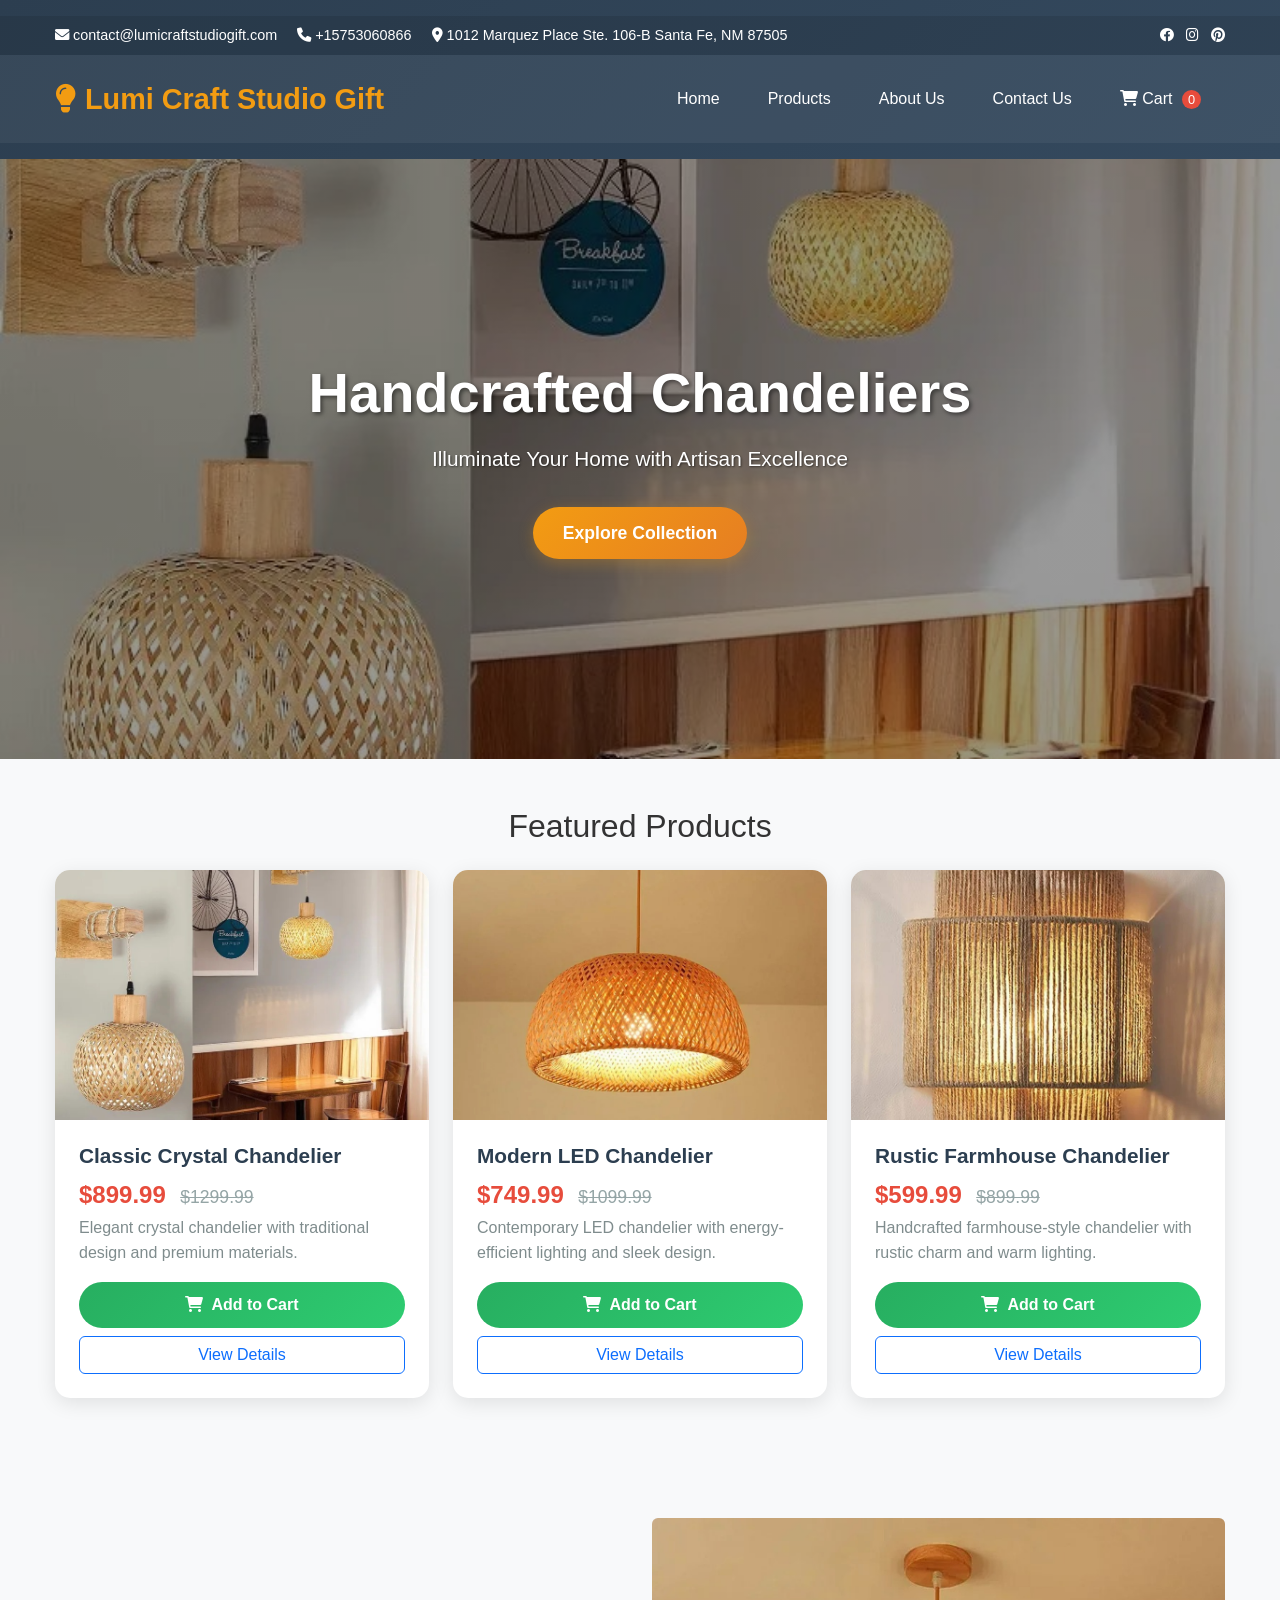
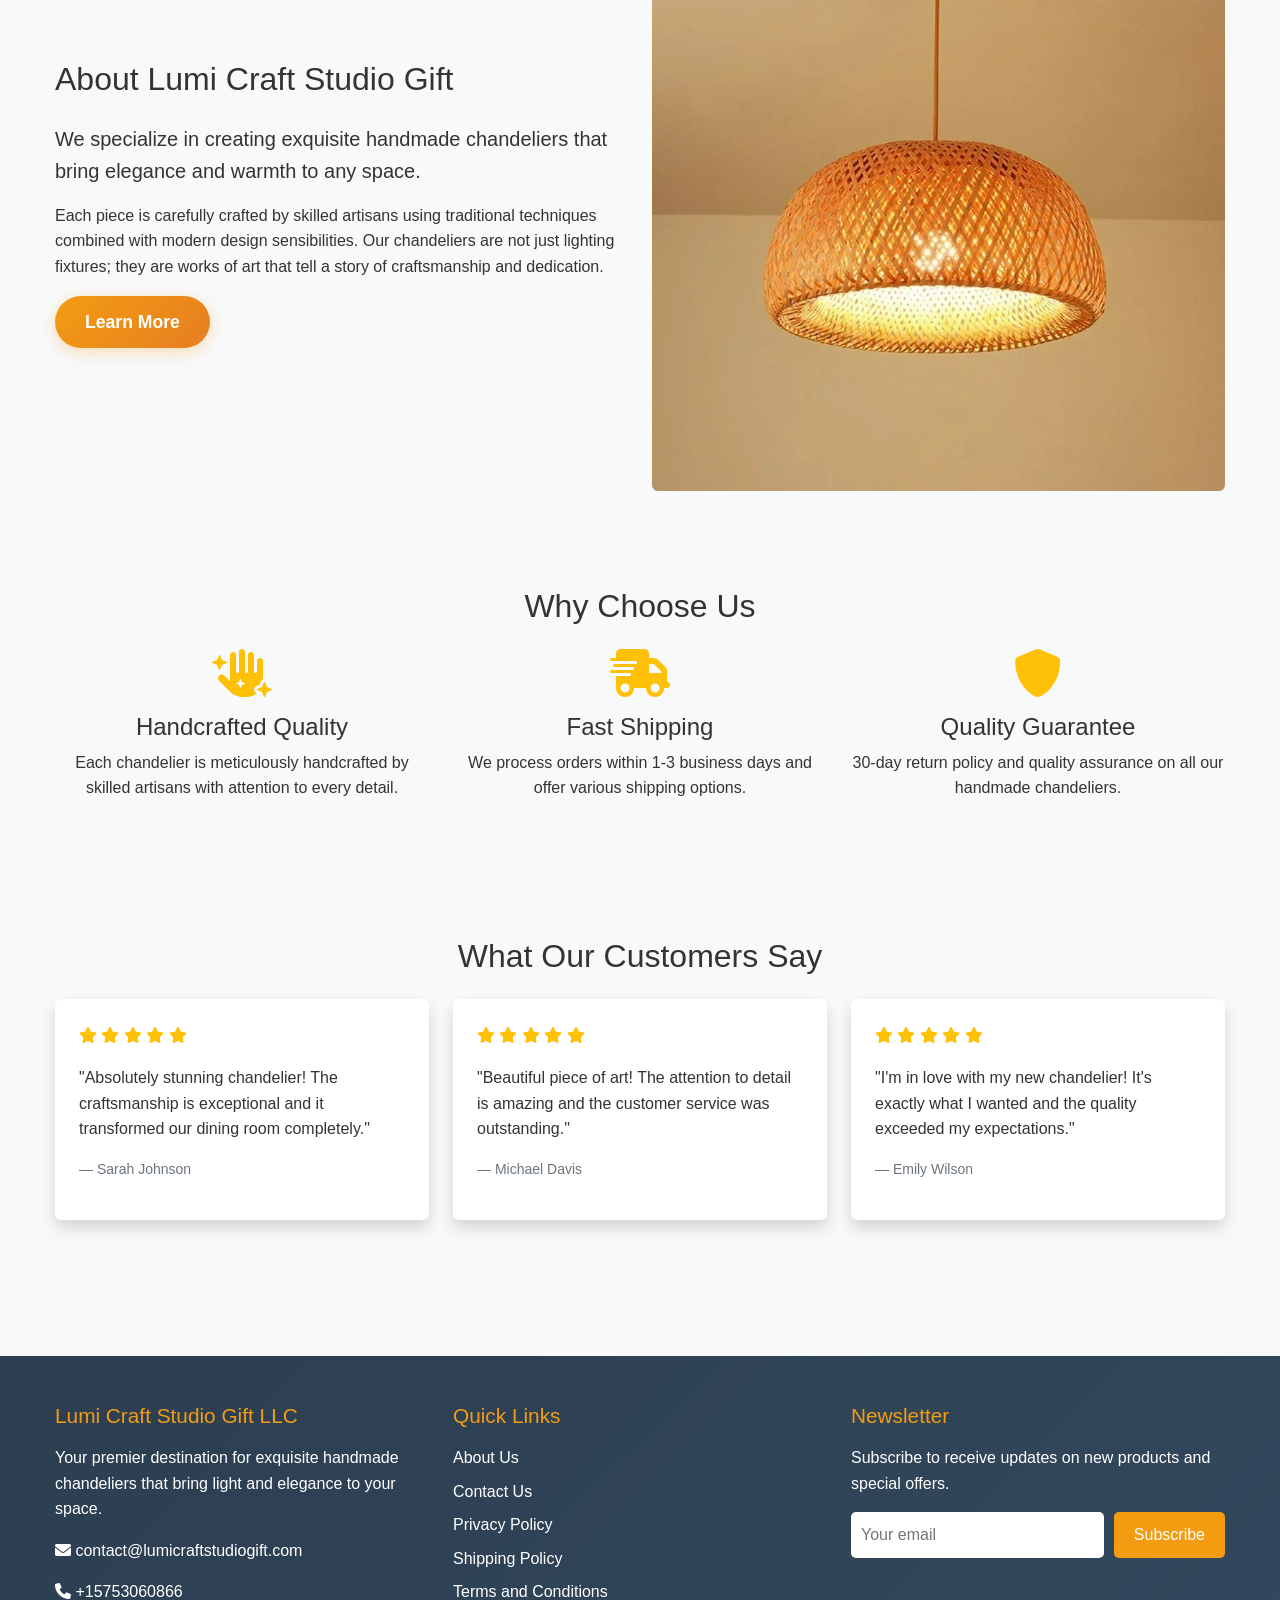
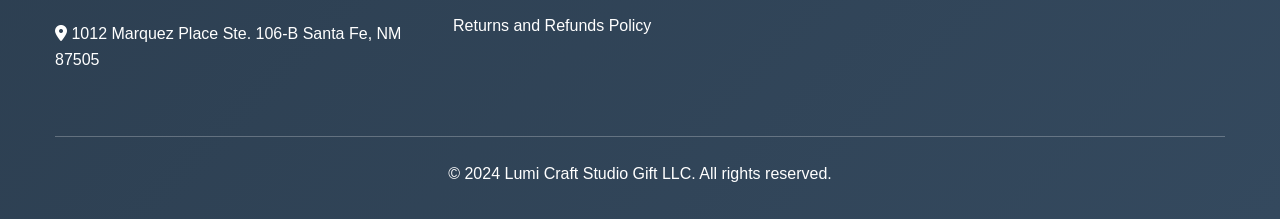
<file: index.html>
<!DOCTYPE html>
<html lang="en">
<head>
    <meta charset="UTF-8">
    <meta name="viewport" content="width=device-width, initial-scale=1.0">
    <title>Lumi Craft Studio Gift LLC - Handmade Chandeliers</title>
    <link href="https://cdn.jsdelivr.net/npm/bootstrap@5.3.0/dist/css/bootstrap.min.css" rel="stylesheet">
    <link rel="stylesheet" href="css/styles.css">
    <link rel="stylesheet" href="https://cdnjs.cloudflare.com/ajax/libs/font-awesome/6.0.0/css/all.min.css">
</head>
<body>
    <!-- Header -->
    <header class="header">
        <div class="top-bar">
            <div class="container">
                <div class="contact-info">
                    <i class="fas fa-envelope"></i> contact@lumicraftstudiogift.com
                    <span class="ms-3"><i class="fas fa-phone"></i> +15753060866</span>
                    <span class="ms-3"><i class="fas fa-map-marker-alt"></i> 1012 Marquez Place Ste. 106-B Santa Fe, NM 87505</span>
                </div>
                <div class="social-links">
                    <a href="#" class="text-white me-2"><i class="fab fa-facebook"></i></a>
                    <a href="#" class="text-white me-2"><i class="fab fa-instagram"></i></a>
                    <a href="#" class="text-white"><i class="fab fa-pinterest"></i></a>
                </div>
            </div>
        </div>
        <nav class="navbar navbar-expand-lg main-nav">
            <div class="container">
                <a class="navbar-brand" href="index.html">
                    <i class="fas fa-lightbulb me-2"></i>Lumi Craft Studio Gift
                </a>
                <button class="navbar-toggler" type="button" data-bs-toggle="collapse" data-bs-target="#navbarNav">
                    <span class="navbar-toggler-icon"></span>
                </button>
                <div class="collapse navbar-collapse" id="navbarNav">
                    <ul class="navbar-nav ms-auto">
                        <li class="nav-item">
                            <a class="nav-link" href="index.html">Home</a>
                        </li>
                        <li class="nav-item">
                            <a class="nav-link" href="products.html">Products</a>
                        </li>
                        <li class="nav-item">
                            <a class="nav-link" href="about.html">About Us</a>
                        </li>
                        <li class="nav-item">
                            <a class="nav-link" href="contact.html">Contact Us</a>
                        </li>
                        <li class="nav-item">
                            <a class="nav-link" href="cart.html">
                                <i class="fas fa-shopping-cart"></i> Cart
                                <span class="cart-badge" id="cart-count">0</span>
                            </a>
                        </li>
                    </ul>
                </div>
            </div>
        </nav>
    </header>

    <!-- Hero Section -->
    <section class="hero">
        <div class="hero-content">
            <h1 class="fade-in">Handcrafted Chandeliers</h1>
            <p class="fade-in">Illuminate Your Home with Artisan Excellence</p>
            <a href="products.html" class="btn-primary-custom fade-in">Explore Collection</a>
        </div>
    </section>

    <!-- Featured Products -->
    <section class="py-5">
        <div class="container">
            <h2 class="text-center mb-4">Featured Products</h2>
            <div class="row" id="featured-products">
                <!-- Products will be loaded here by JavaScript -->
            </div>
        </div>
    </section>

    <!-- About Section -->
    <section class="py-5 bg-light">
        <div class="container">
            <div class="row align-items-center">
                <div class="col-lg-6">
                    <h2 class="mb-4">About Lumi Craft Studio Gift</h2>
                    <p class="lead">We specialize in creating exquisite handmade chandeliers that bring elegance and warmth to any space.</p>
                    <p>Each piece is carefully crafted by skilled artisans using traditional techniques combined with modern design sensibilities. Our chandeliers are not just lighting fixtures; they are works of art that tell a story of craftsmanship and dedication.</p>
                    <a href="about.html" class="btn-primary-custom">Learn More</a>
                </div>
                <div class="col-lg-6">
                    <img src="Products/2/main-image-1.jpeg" alt="Handmade Chandelier" class="img-fluid rounded">
                </div>
            </div>
        </div>
    </section>

    <!-- Features Section -->
    <section class="py-5">
        <div class="container">
            <h2 class="text-center mb-4">Why Choose Us</h2>
            <div class="row">
                <div class="col-md-4 text-center mb-4">
                    <div class="feature-box">
                        <i class="fas fa-hand-sparkles fa-3x text-warning mb-3"></i>
                        <h4>Handcrafted Quality</h4>
                        <p>Each chandelier is meticulously handcrafted by skilled artisans with attention to every detail.</p>
                    </div>
                </div>
                <div class="col-md-4 text-center mb-4">
                    <div class="feature-box">
                        <i class="fas fa-shipping-fast fa-3x text-warning mb-3"></i>
                        <h4>Fast Shipping</h4>
                        <p>We process orders within 1-3 business days and offer various shipping options.</p>
                    </div>
                </div>
                <div class="col-md-4 text-center mb-4">
                    <div class="feature-box">
                        <i class="fas fa-shield-alt fa-3x text-warning mb-3"></i>
                        <h4>Quality Guarantee</h4>
                        <p>30-day return policy and quality assurance on all our handmade chandeliers.</p>
                    </div>
                </div>
            </div>
        </div>
    </section>

    <!-- Testimonials -->
    <section class="py-5 bg-light">
        <div class="container">
            <h2 class="text-center mb-4">What Our Customers Say</h2>
            <div class="row">
                <div class="col-md-4 mb-4">
                    <div class="testimonial-card bg-white p-4 rounded shadow">
                        <div class="stars text-warning mb-3">
                            <i class="fas fa-star"></i>
                            <i class="fas fa-star"></i>
                            <i class="fas fa-star"></i>
                            <i class="fas fa-star"></i>
                            <i class="fas fa-star"></i>
                        </div>
                        <p>"Absolutely stunning chandelier! The craftsmanship is exceptional and it transformed our dining room completely."</p>
                        <footer class="blockquote-footer mt-3">Sarah Johnson</footer>
                    </div>
                </div>
                <div class="col-md-4 mb-4">
                    <div class="testimonial-card bg-white p-4 rounded shadow">
                        <div class="stars text-warning mb-3">
                            <i class="fas fa-star"></i>
                            <i class="fas fa-star"></i>
                            <i class="fas fa-star"></i>
                            <i class="fas fa-star"></i>
                            <i class="fas fa-star"></i>
                        </div>
                        <p>"Beautiful piece of art! The attention to detail is amazing and the customer service was outstanding."</p>
                        <footer class="blockquote-footer mt-3">Michael Davis</footer>
                    </div>
                </div>
                <div class="col-md-4 mb-4">
                    <div class="testimonial-card bg-white p-4 rounded shadow">
                        <div class="stars text-warning mb-3">
                            <i class="fas fa-star"></i>
                            <i class="fas fa-star"></i>
                            <i class="fas fa-star"></i>
                            <i class="fas fa-star"></i>
                            <i class="fas fa-star"></i>
                        </div>
                        <p>"I'm in love with my new chandelier! It's exactly what I wanted and the quality exceeded my expectations."</p>
                        <footer class="blockquote-footer mt-3">Emily Wilson</footer>
                    </div>
                </div>
            </div>
        </div>
    </section>

    <!-- Footer -->
    <footer class="footer">
        <div class="container">
            <div class="row">
                <div class="col-lg-4 mb-4">
                    <div class="footer-widget">
                        <h3>Lumi Craft Studio Gift LLC</h3>
                        <p>Your premier destination for exquisite handmade chandeliers that bring light and elegance to your space.</p>
                        <p><i class="fas fa-envelope"></i> contact@lumicraftstudiogift.com</p>
                        <p><i class="fas fa-phone"></i> +15753060866</p>
                        <p><i class="fas fa-map-marker-alt"></i> 1012 Marquez Place Ste. 106-B Santa Fe, NM 87505</p>
                    </div>
                </div>
                <div class="col-lg-4 mb-4">
                    <div class="footer-widget">
                        <h3>Quick Links</h3>
                        <ul>
                            <li><a href="about.html">About Us</a></li>
                            <li><a href="contact.html">Contact Us</a></li>
                            <li><a href="privacy-policy.html">Privacy Policy</a></li>
                            <li><a href="shipping-policy.html">Shipping Policy</a></li>
                            <li><a href="terms-conditions.html">Terms and Conditions</a></li>
                            <li><a href="returns-refunds.html">Returns and Refunds Policy</a></li>
                        </ul>
                    </div>
                </div>
                <div class="col-lg-4 mb-4">
                    <div class="footer-widget">
                        <h3>Newsletter</h3>
                        <p>Subscribe to receive updates on new products and special offers.</p>
                        <form class="newsletter-form" id="newsletter-form">
                            <input type="email" placeholder="Your email" required>
                            <button type="submit">Subscribe</button>
                        </form>
                    </div>
                </div>
            </div>
            <hr class="bg-white my-4">
            <div class="text-center">
                <p>&copy; 2024 Lumi Craft Studio Gift LLC. All rights reserved.</p>
            </div>
        </div>
    </footer>

    <!-- Notification -->
    <div id="notification" class="notification"></div>

    <script src="https://cdn.jsdelivr.net/npm/bootstrap@5.3.0/dist/js/bootstrap.bundle.min.js"></script>
    <script src="js/script.js"></script>
</body>
</html>
</file>
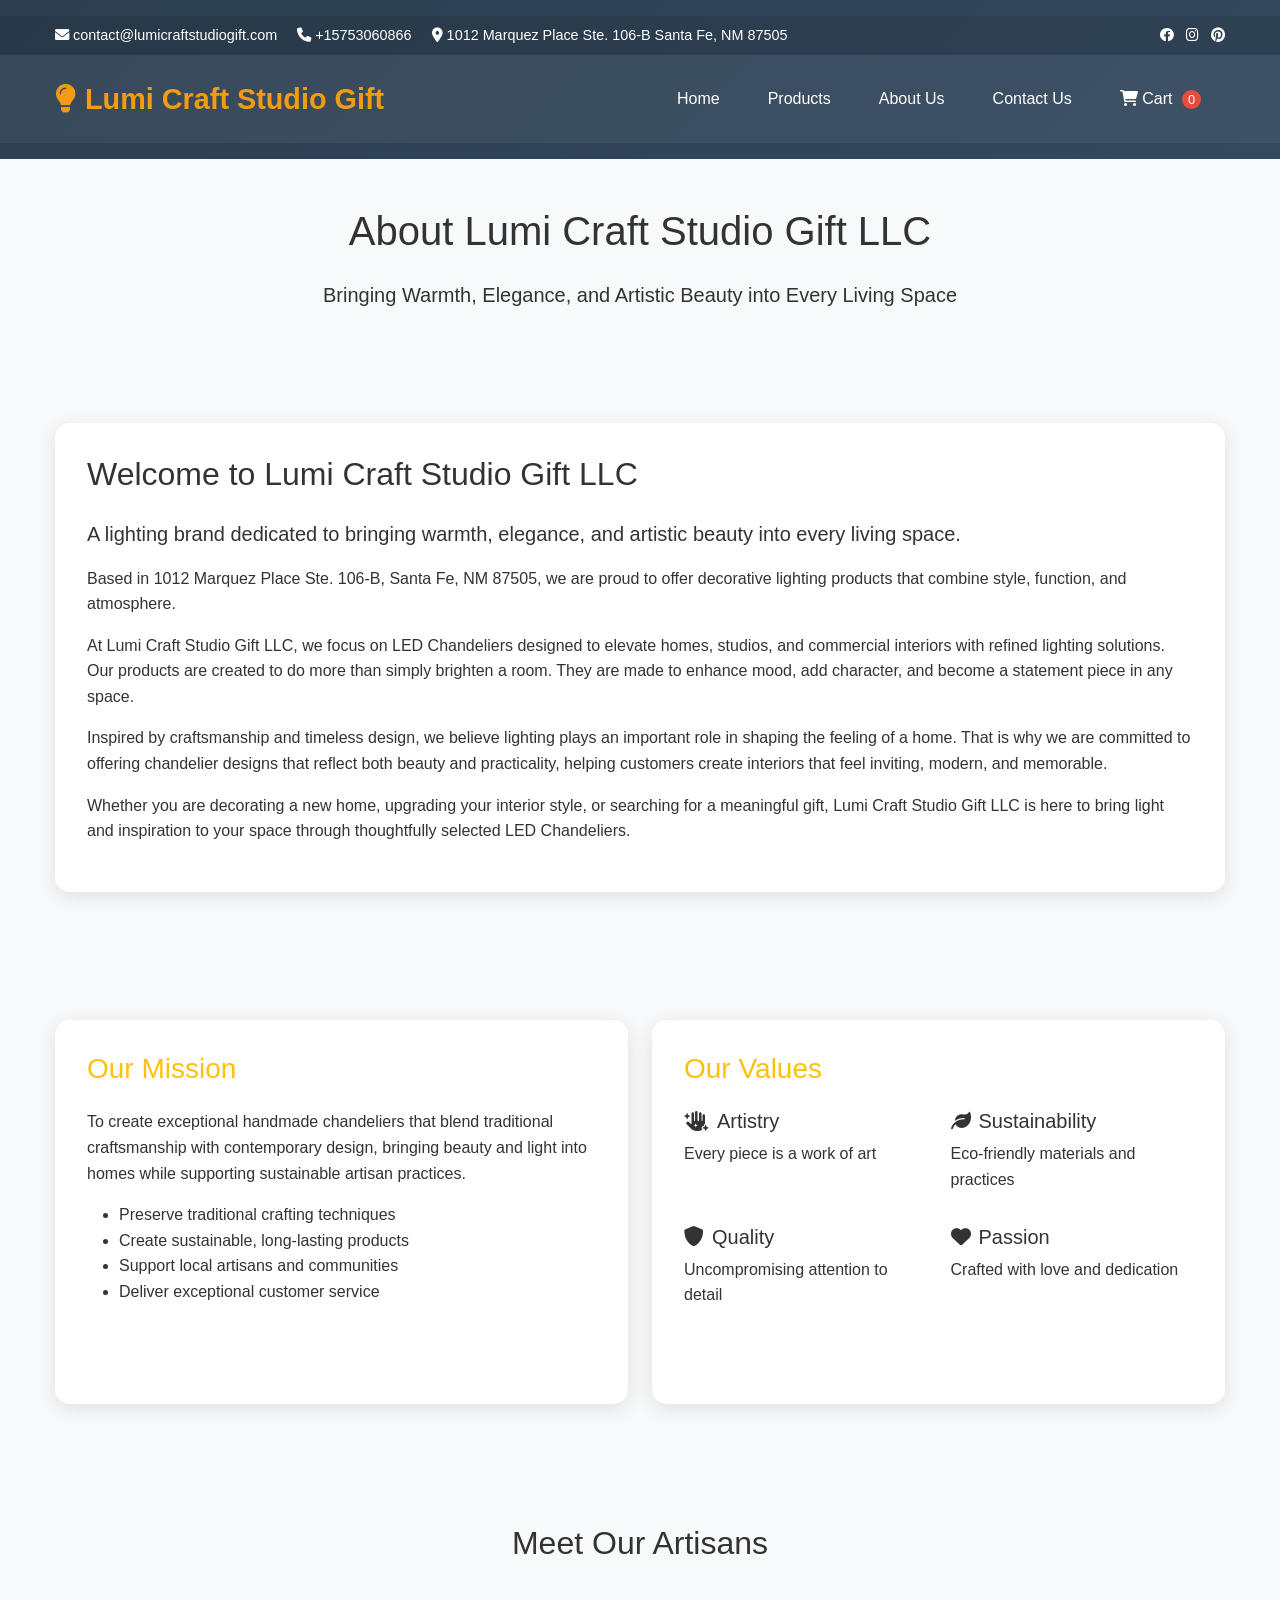
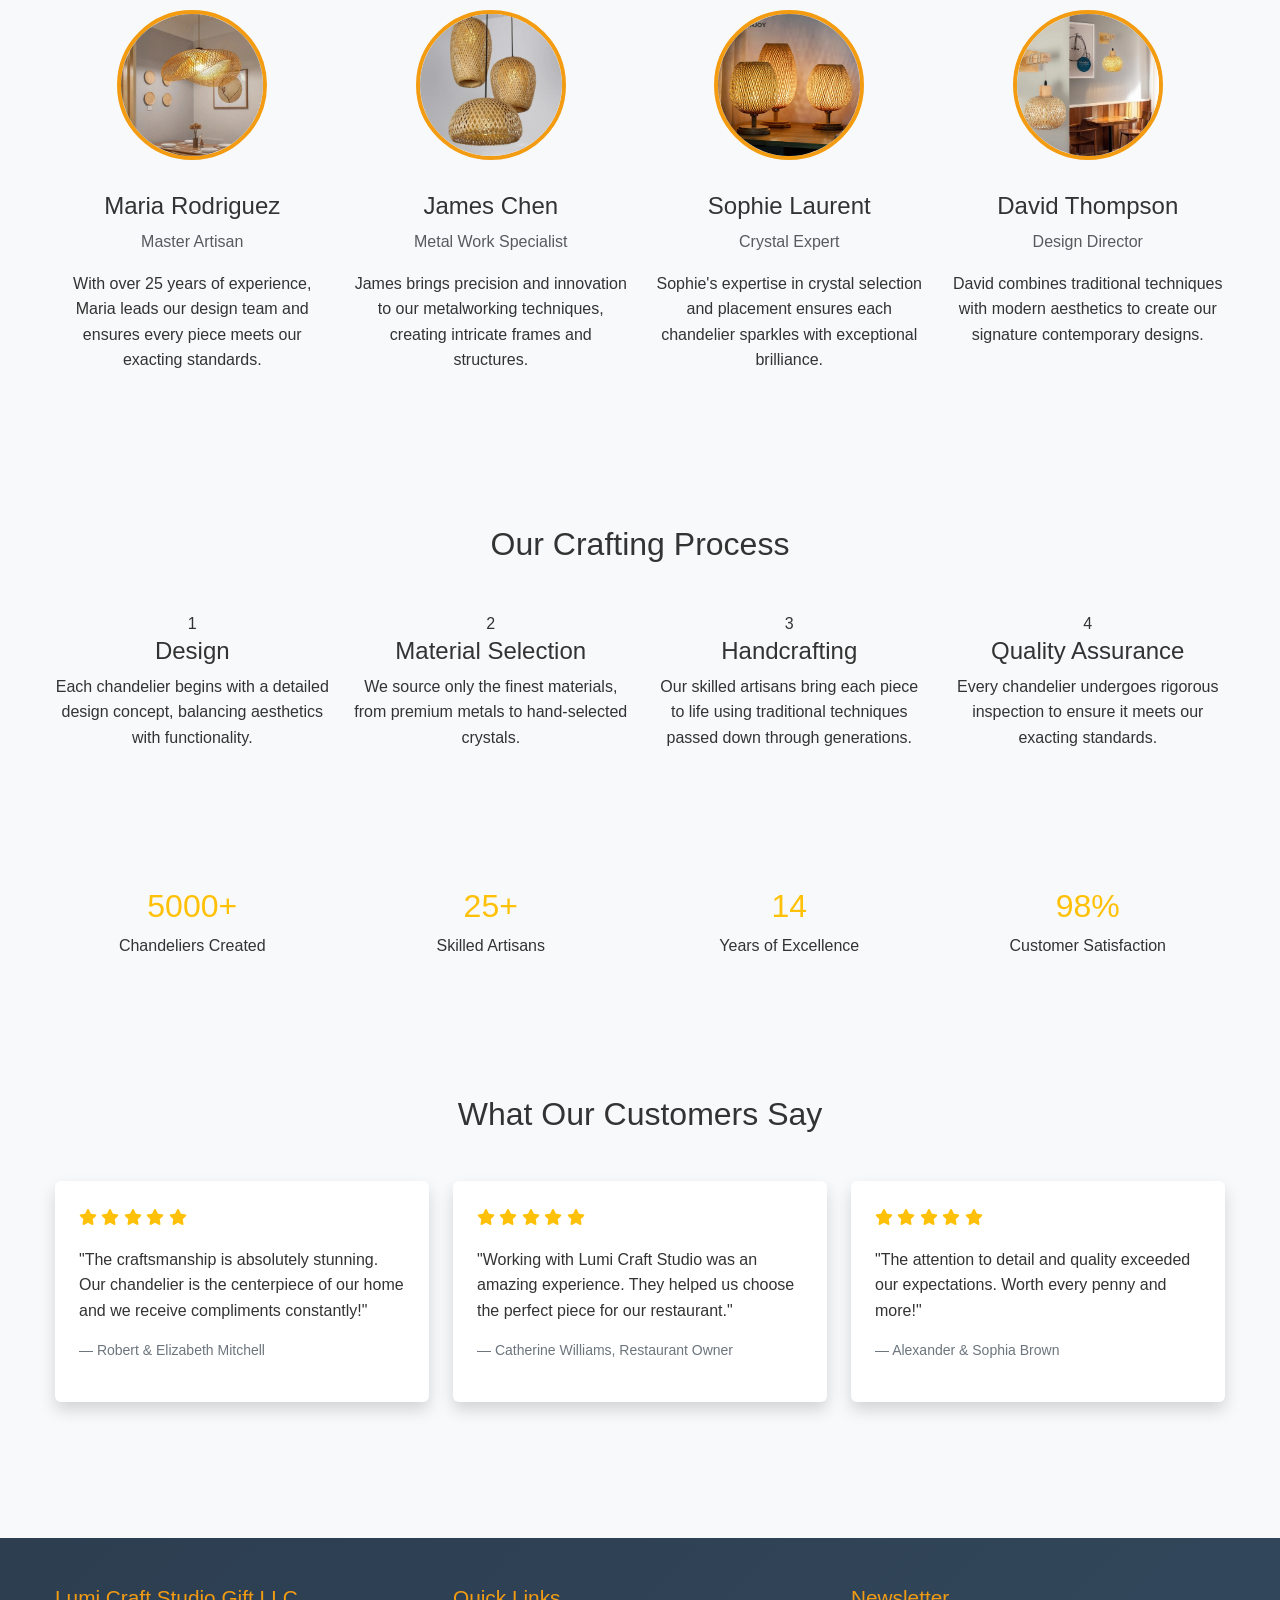
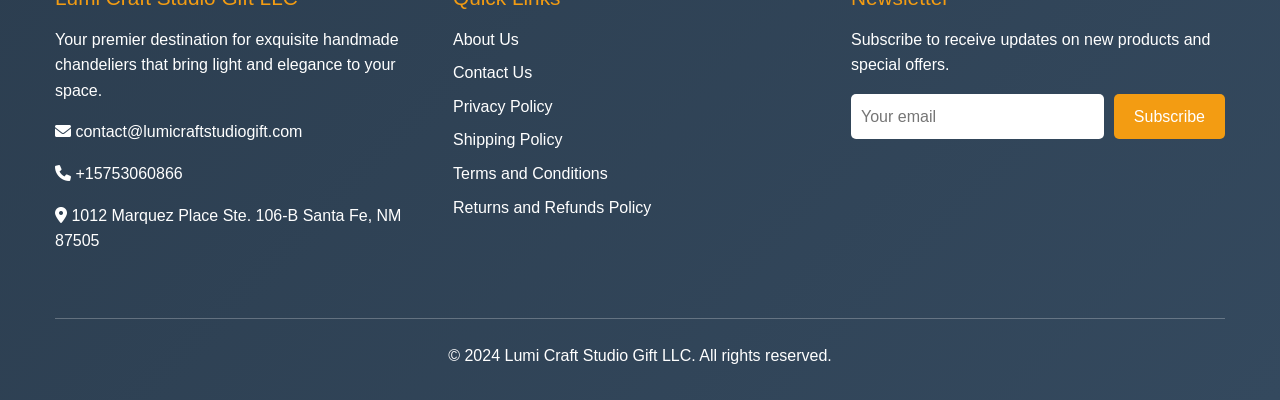
<file: about.html>
<!DOCTYPE html>
<html lang="en">
<head>
    <meta charset="UTF-8">
    <meta name="viewport" content="width=device-width, initial-scale=1.0">
    <title>About Us - Lumi Craft Studio Gift LLC</title>
    <link href="https://cdn.jsdelivr.net/npm/bootstrap@5.3.0/dist/css/bootstrap.min.css" rel="stylesheet">
    <link rel="stylesheet" href="css/styles.css">
    <link rel="stylesheet" href="https://cdnjs.cloudflare.com/ajax/libs/font-awesome/6.0.0/css/all.min.css">
</head>
<body>
    <!-- Header -->
    <header class="header">
        <div class="top-bar">
            <div class="container">
                <div class="contact-info">
                    <i class="fas fa-envelope"></i> contact@lumicraftstudiogift.com
                    <span class="ms-3"><i class="fas fa-phone"></i> +15753060866</span>
                    <span class="ms-3"><i class="fas fa-map-marker-alt"></i> 1012 Marquez Place Ste. 106-B Santa Fe, NM 87505</span>
                </div>
                <div class="social-links">
                    <a href="#" class="text-white me-2"><i class="fab fa-facebook"></i></a>
                    <a href="#" class="text-white me-2"><i class="fab fa-instagram"></i></a>
                    <a href="#" class="text-white"><i class="fab fa-pinterest"></i></a>
                </div>
            </div>
        </div>
        <nav class="navbar navbar-expand-lg main-nav">
            <div class="container">
                <a class="navbar-brand" href="index.html">
                    <i class="fas fa-lightbulb me-2"></i>Lumi Craft Studio Gift
                </a>
                <button class="navbar-toggler" type="button" data-bs-toggle="collapse" data-bs-target="#navbarNav">
                    <span class="navbar-toggler-icon"></span>
                </button>
                <div class="collapse navbar-collapse" id="navbarNav">
                    <ul class="navbar-nav ms-auto">
                        <li class="nav-item">
                            <a class="nav-link" href="index.html">Home</a>
                        </li>
                        <li class="nav-item">
                            <a class="nav-link" href="products.html">Products</a>
                        </li>
                        <li class="nav-item">
                            <a class="nav-link active" href="about.html">About Us</a>
                        </li>
                        <li class="nav-item">
                            <a class="nav-link" href="contact.html">Contact Us</a>
                        </li>
                        <li class="nav-item">
                            <a class="nav-link" href="cart.html">
                                <i class="fas fa-shopping-cart"></i> Cart
                                <span class="cart-badge" id="cart-count">0</span>
                            </a>
                        </li>
                    </ul>
                </div>
            </div>
        </nav>
    </header>

    <!-- Page Header -->
    <section class="py-5 bg-light">
        <div class="container">
            <h1 class="text-center mb-4">About Lumi Craft Studio Gift LLC</h1>
            <p class="text-center lead">Bringing Warmth, Elegance, and Artistic Beauty into Every Living Space</p>
        </div>
    </section>

    <!-- Our Story -->
    <section class="py-5">
        <div class="container">
            <div class="about-section">
                <div class="row align-items-center">
                    <div class="col-lg-12">
                        <h2 class="mb-4">Welcome to Lumi Craft Studio Gift LLC</h2>
                        <p class="lead">A lighting brand dedicated to bringing warmth, elegance, and artistic beauty into every living space.</p>
                        <p>Based in 1012 Marquez Place Ste. 106-B, Santa Fe, NM 87505, we are proud to offer decorative lighting products that combine style, function, and atmosphere.</p>
                        <p>At Lumi Craft Studio Gift LLC, we focus on LED Chandeliers designed to elevate homes, studios, and commercial interiors with refined lighting solutions. Our products are created to do more than simply brighten a room. They are made to enhance mood, add character, and become a statement piece in any space.</p>
                        <p>Inspired by craftsmanship and timeless design, we believe lighting plays an important role in shaping the feeling of a home. That is why we are committed to offering chandelier designs that reflect both beauty and practicality, helping customers create interiors that feel inviting, modern, and memorable.</p>
                        <p>Whether you are decorating a new home, upgrading your interior style, or searching for a meaningful gift, Lumi Craft Studio Gift LLC is here to bring light and inspiration to your space through thoughtfully selected LED Chandeliers.</p>
                    </div>
                </div>
            </div>
        </div>
    </section>

    <!-- Our Mission & Values -->
    <section class="py-5 bg-light">
        <div class="container">
            <div class="row">
                <div class="col-md-6 mb-4">
                    <div class="about-section h-100">
                        <h3 class="mb-4 text-warning">Our Mission</h3>
                        <p>To create exceptional handmade chandeliers that blend traditional craftsmanship with contemporary design, bringing beauty and light into homes while supporting sustainable artisan practices.</p>
                        <ul>
                            <li>Preserve traditional crafting techniques</li>
                            <li>Create sustainable, long-lasting products</li>
                            <li>Support local artisans and communities</li>
                            <li>Deliver exceptional customer service</li>
                        </ul>
                    </div>
                </div>
                <div class="col-md-6 mb-4">
                    <div class="about-section h-100">
                        <h3 class="mb-4 text-warning">Our Values</h3>
                        <div class="row">
                            <div class="col-6 mb-3">
                                <h5><i class="fas fa-hand-sparkles me-2"></i>Artistry</h5>
                                <p>Every piece is a work of art</p>
                            </div>
                            <div class="col-6 mb-3">
                                <h5><i class="fas fa-leaf me-2"></i>Sustainability</h5>
                                <p>Eco-friendly materials and practices</p>
                            </div>
                            <div class="col-6 mb-3">
                                <h5><i class="fas fa-shield-alt me-2"></i>Quality</h5>
                                <p>Uncompromising attention to detail</p>
                            </div>
                            <div class="col-6 mb-3">
                                <h5><i class="fas fa-heart me-2"></i>Passion</h5>
                                <p>Crafted with love and dedication</p>
                            </div>
                        </div>
                    </div>
                </div>
            </div>
        </div>
    </section>

    <!-- Our Team -->
    <section class="py-5">
        <div class="container">
            <h2 class="text-center mb-5">Meet Our Artisans</h2>
            <div class="row">
                <div class="col-lg-3 col-md-6 mb-4">
                    <div class="team-member">
                        <img src="Products/4/main-image-1.jpeg" alt="Master Artisan" class="img-fluid">
                        <h4 class="mt-3">Maria Rodriguez</h4>
                        <p class="text-muted">Master Artisan</p>
                        <p>With over 25 years of experience, Maria leads our design team and ensures every piece meets our exacting standards.</p>
                    </div>
                </div>
                <div class="col-lg-3 col-md-6 mb-4">
                    <div class="team-member">
                        <img src="Products/5/main-image-1.jpeg" alt="Metal Worker" class="img-fluid">
                        <h4 class="mt-3">James Chen</h4>
                        <p class="text-muted">Metal Work Specialist</p>
                        <p>James brings precision and innovation to our metalworking techniques, creating intricate frames and structures.</p>
                    </div>
                </div>
                <div class="col-lg-3 col-md-6 mb-4">
                    <div class="team-member">
                        <img src="Products/6/main-image-1.jpeg" alt="Crystal Expert" class="img-fluid">
                        <h4 class="mt-3">Sophie Laurent</h4>
                        <p class="text-muted">Crystal Expert</p>
                        <p>Sophie's expertise in crystal selection and placement ensures each chandelier sparkles with exceptional brilliance.</p>
                    </div>
                </div>
                <div class="col-lg-3 col-md-6 mb-4">
                    <div class="team-member">
                        <img src="Products/1/main-image-1.jpeg" alt="Design Director" class="img-fluid">
                        <h4 class="mt-3">David Thompson</h4>
                        <p class="text-muted">Design Director</p>
                        <p>David combines traditional techniques with modern aesthetics to create our signature contemporary designs.</p>
                    </div>
                </div>
            </div>
        </div>
    </section>

    <!-- Crafting Process -->
    <section class="py-5 bg-light">
        <div class="container">
            <h2 class="text-center mb-5">Our Crafting Process</h2>
            <div class="row">
                <div class="col-md-3 mb-4 text-center">
                    <div class="process-step">
                        <div class="step-number">1</div>
                        <h4>Design</h4>
                        <p>Each chandelier begins with a detailed design concept, balancing aesthetics with functionality.</p>
                    </div>
                </div>
                <div class="col-md-3 mb-4 text-center">
                    <div class="process-step">
                        <div class="step-number">2</div>
                        <h4>Material Selection</h4>
                        <p>We source only the finest materials, from premium metals to hand-selected crystals.</p>
                    </div>
                </div>
                <div class="col-md-3 mb-4 text-center">
                    <div class="process-step">
                        <div class="step-number">3</div>
                        <h4>Handcrafting</h4>
                        <p>Our skilled artisans bring each piece to life using traditional techniques passed down through generations.</p>
                    </div>
                </div>
                <div class="col-md-3 mb-4 text-center">
                    <div class="process-step">
                        <div class="step-number">4</div>
                        <h4>Quality Assurance</h4>
                        <p>Every chandelier undergoes rigorous inspection to ensure it meets our exacting standards.</p>
                    </div>
                </div>
            </div>
        </div>
    </section>

    <!-- Statistics -->
    <section class="py-5">
        <div class="container">
            <div class="row text-center">
                <div class="col-md-3 mb-4">
                    <div class="stat-item">
                        <h2 class="text-warning">5000+</h2>
                        <p>Chandeliers Created</p>
                    </div>
                </div>
                <div class="col-md-3 mb-4">
                    <div class="stat-item">
                        <h2 class="text-warning">25+</h2>
                        <p>Skilled Artisans</p>
                    </div>
                </div>
                <div class="col-md-3 mb-4">
                    <div class="stat-item">
                        <h2 class="text-warning">14</h2>
                        <p>Years of Excellence</p>
                    </div>
                </div>
                <div class="col-md-3 mb-4">
                    <div class="stat-item">
                        <h2 class="text-warning">98%</h2>
                        <p>Customer Satisfaction</p>
                    </div>
                </div>
            </div>
        </div>
    </section>

    <!-- Testimonials -->
    <section class="py-5 bg-light">
        <div class="container">
            <h2 class="text-center mb-5">What Our Customers Say</h2>
            <div class="row">
                <div class="col-md-4 mb-4">
                    <div class="testimonial-card bg-white p-4 rounded shadow">
                        <div class="stars text-warning mb-3">
                            <i class="fas fa-star"></i>
                            <i class="fas fa-star"></i>
                            <i class="fas fa-star"></i>
                            <i class="fas fa-star"></i>
                            <i class="fas fa-star"></i>
                        </div>
                        <p>"The craftsmanship is absolutely stunning. Our chandelier is the centerpiece of our home and we receive compliments constantly!"</p>
                        <footer class="blockquote-footer mt-3">Robert & Elizabeth Mitchell</footer>
                    </div>
                </div>
                <div class="col-md-4 mb-4">
                    <div class="testimonial-card bg-white p-4 rounded shadow">
                        <div class="stars text-warning mb-3">
                            <i class="fas fa-star"></i>
                            <i class="fas fa-star"></i>
                            <i class="fas fa-star"></i>
                            <i class="fas fa-star"></i>
                            <i class="fas fa-star"></i>
                        </div>
                        <p>"Working with Lumi Craft Studio was an amazing experience. They helped us choose the perfect piece for our restaurant."</p>
                        <footer class="blockquote-footer mt-3">Catherine Williams, Restaurant Owner</footer>
                    </div>
                </div>
                <div class="col-md-4 mb-4">
                    <div class="testimonial-card bg-white p-4 rounded shadow">
                        <div class="stars text-warning mb-3">
                            <i class="fas fa-star"></i>
                            <i class="fas fa-star"></i>
                            <i class="fas fa-star"></i>
                            <i class="fas fa-star"></i>
                            <i class="fas fa-star"></i>
                        </div>
                        <p>"The attention to detail and quality exceeded our expectations. Worth every penny and more!"</p>
                        <footer class="blockquote-footer mt-3">Alexander & Sophia Brown</footer>
                    </div>
                </div>
            </div>
        </div>
    </section>

    <!-- Footer -->
    <footer class="footer">
        <div class="container">
            <div class="row">
                <div class="col-lg-4 mb-4">
                    <div class="footer-widget">
                        <h3>Lumi Craft Studio Gift LLC</h3>
                        <p>Your premier destination for exquisite handmade chandeliers that bring light and elegance to your space.</p>
                        <p><i class="fas fa-envelope"></i> contact@lumicraftstudiogift.com</p>
                        <p><i class="fas fa-phone"></i> +15753060866</p>
                        <p><i class="fas fa-map-marker-alt"></i> 1012 Marquez Place Ste. 106-B Santa Fe, NM 87505</p>
                    </div>
                </div>
                <div class="col-lg-4 mb-4">
                    <div class="footer-widget">
                        <h3>Quick Links</h3>
                        <ul>
                            <li><a href="about.html">About Us</a></li>
                            <li><a href="contact.html">Contact Us</a></li>
                            <li><a href="privacy-policy.html">Privacy Policy</a></li>
                            <li><a href="shipping-policy.html">Shipping Policy</a></li>
                            <li><a href="terms-conditions.html">Terms and Conditions</a></li>
                            <li><a href="returns-refunds.html">Returns and Refunds Policy</a></li>
                        </ul>
                    </div>
                </div>
                <div class="col-lg-4 mb-4">
                    <div class="footer-widget">
                        <h3>Newsletter</h3>
                        <p>Subscribe to receive updates on new products and special offers.</p>
                        <form class="newsletter-form" id="newsletter-form">
                            <input type="email" placeholder="Your email" required>
                            <button type="submit">Subscribe</button>
                        </form>
                    </div>
                </div>
            </div>
            <hr class="bg-white my-4">
            <div class="text-center">
                <p>&copy; 2024 Lumi Craft Studio Gift LLC. All rights reserved.</p>
            </div>
        </div>
    </footer>

    <!-- Notification -->
    <div id="notification" class="notification"></div>

    <script src="https://cdn.jsdelivr.net/npm/bootstrap@5.3.0/dist/js/bootstrap.bundle.min.js"></script>
    <script src="js/script.js"></script>
</body>
</html>
</file>
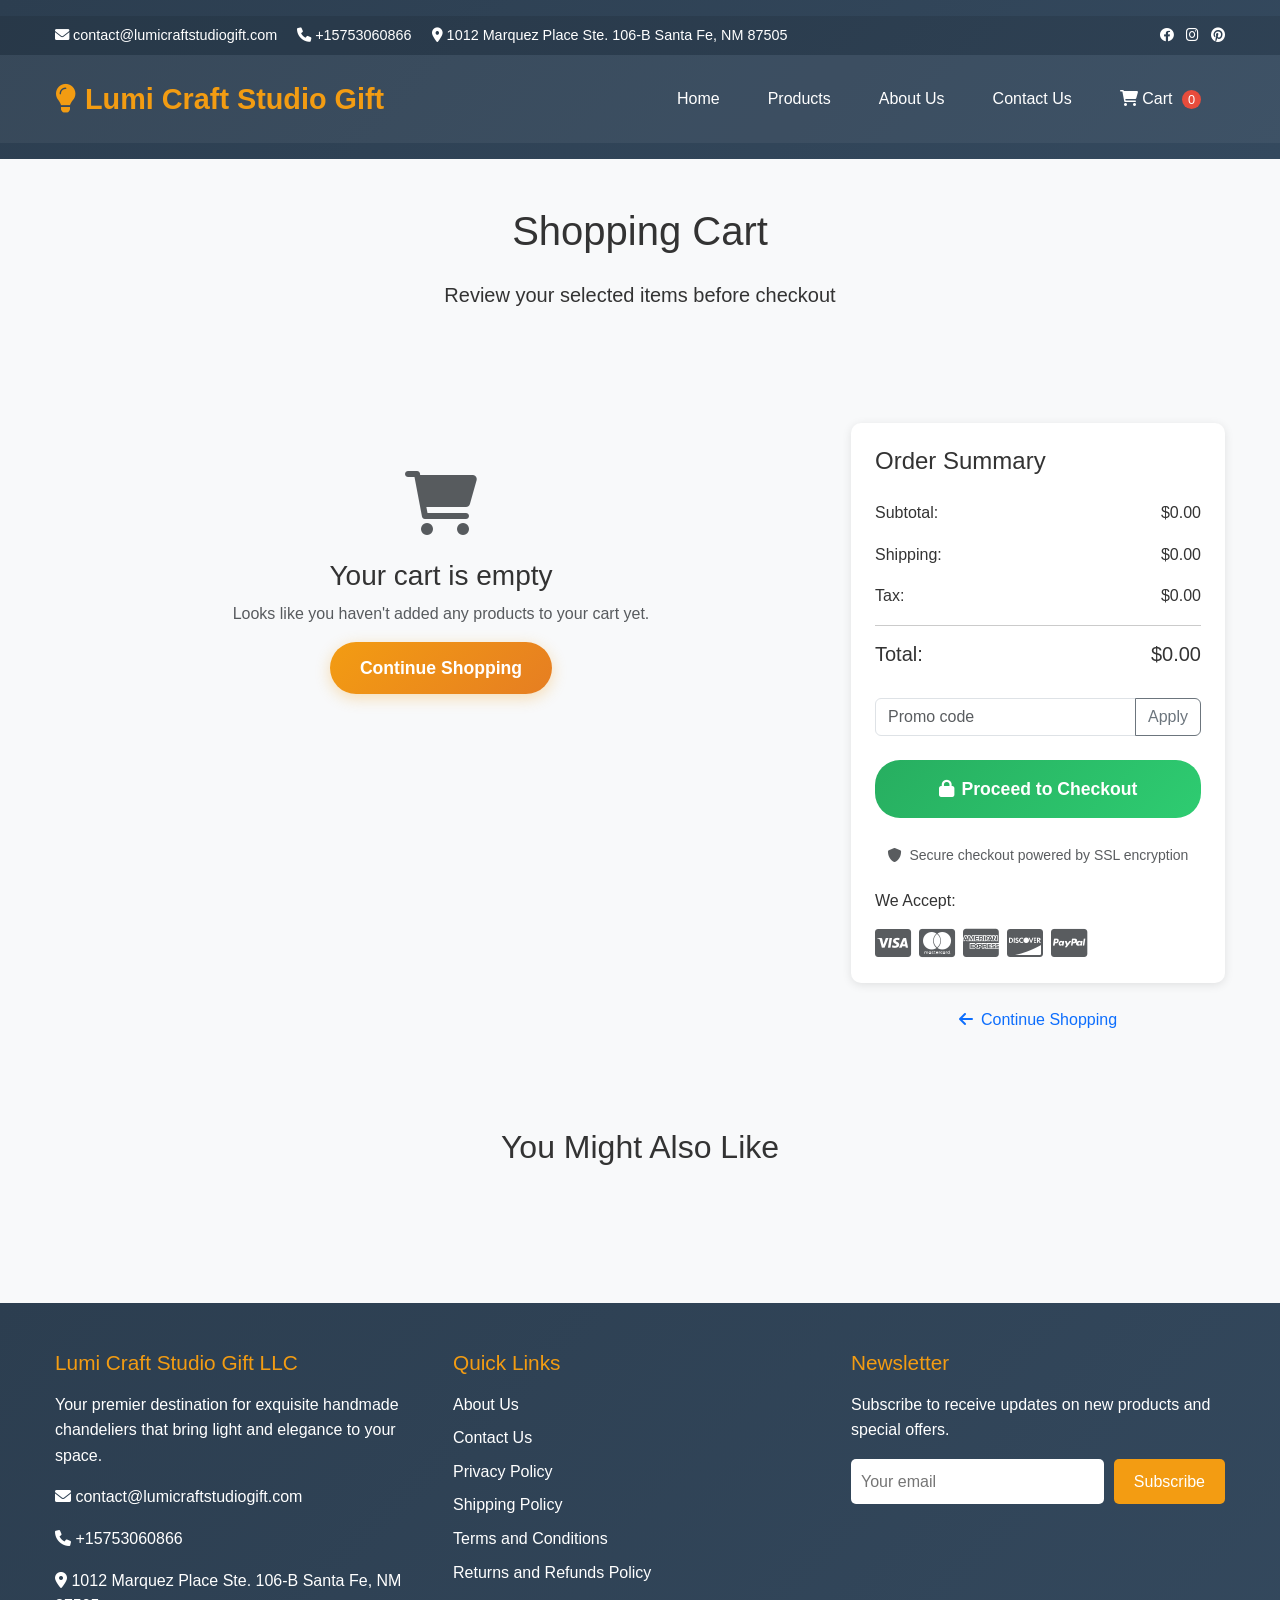
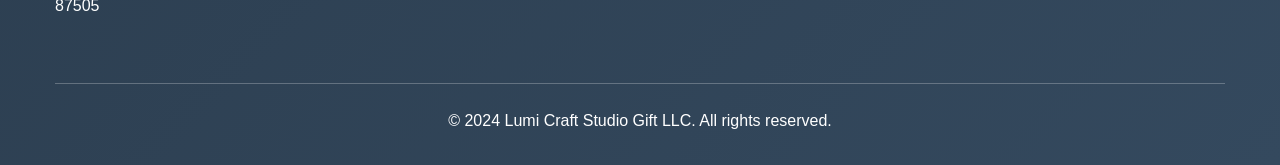
<file: cart.html>
<!DOCTYPE html>
<html lang="en">
<head>
    <meta charset="UTF-8">
    <meta name="viewport" content="width=device-width, initial-scale=1.0">
    <title>Shopping Cart - Lumi Craft Studio Gift LLC</title>
    <link href="https://cdn.jsdelivr.net/npm/bootstrap@5.3.0/dist/css/bootstrap.min.css" rel="stylesheet">
    <link rel="stylesheet" href="css/styles.css">
    <link rel="stylesheet" href="https://cdnjs.cloudflare.com/ajax/libs/font-awesome/6.0.0/css/all.min.css">
</head>
<body>
    <!-- Header -->
    <header class="header">
        <div class="top-bar">
            <div class="container">
                <div class="contact-info">
                    <i class="fas fa-envelope"></i> contact@lumicraftstudiogift.com
                    <span class="ms-3"><i class="fas fa-phone"></i> +15753060866</span>
                    <span class="ms-3"><i class="fas fa-map-marker-alt"></i> 1012 Marquez Place Ste. 106-B Santa Fe, NM 87505</span>
                </div>
                <div class="social-links">
                    <a href="#" class="text-white me-2"><i class="fab fa-facebook"></i></a>
                    <a href="#" class="text-white me-2"><i class="fab fa-instagram"></i></a>
                    <a href="#" class="text-white"><i class="fab fa-pinterest"></i></a>
                </div>
            </div>
        </div>
        <nav class="navbar navbar-expand-lg main-nav">
            <div class="container">
                <a class="navbar-brand" href="index.html">
                    <i class="fas fa-lightbulb me-2"></i>Lumi Craft Studio Gift
                </a>
                <button class="navbar-toggler" type="button" data-bs-toggle="collapse" data-bs-target="#navbarNav">
                    <span class="navbar-toggler-icon"></span>
                </button>
                <div class="collapse navbar-collapse" id="navbarNav">
                    <ul class="navbar-nav ms-auto">
                        <li class="nav-item">
                            <a class="nav-link" href="index.html">Home</a>
                        </li>
                        <li class="nav-item">
                            <a class="nav-link" href="products.html">Products</a>
                        </li>
                        <li class="nav-item">
                            <a class="nav-link" href="about.html">About Us</a>
                        </li>
                        <li class="nav-item">
                            <a class="nav-link" href="contact.html">Contact Us</a>
                        </li>
                        <li class="nav-item">
                            <a class="nav-link active" href="cart.html">
                                <i class="fas fa-shopping-cart"></i> Cart
                                <span class="cart-badge" id="cart-count">0</span>
                            </a>
                        </li>
                    </ul>
                </div>
            </div>
        </nav>
    </header>

    <!-- Page Header -->
    <section class="py-5 bg-light">
        <div class="container">
            <h1 class="text-center mb-4">Shopping Cart</h1>
            <p class="text-center lead">Review your selected items before checkout</p>
        </div>
    </section>

    <!-- Cart Content -->
    <section class="py-5">
        <div class="container">
            <div class="row">
                <!-- Cart Items -->
                <div class="col-lg-8">
                    <div id="cart-items-container">
                        <!-- Cart items will be loaded here by JavaScript -->
                    </div>
                    
                    <!-- Empty Cart Message -->
                    <div id="empty-cart" class="text-center py-5" style="display: none;">
                        <i class="fas fa-shopping-cart fa-4x text-muted mb-4"></i>
                        <h3>Your cart is empty</h3>
                        <p class="text-muted">Looks like you haven't added any products to your cart yet.</p>
                        <a href="products.html" class="btn-primary-custom">Continue Shopping</a>
                    </div>
                </div>
                
                <!-- Cart Summary -->
                <div class="col-lg-4">
                    <div class="cart-summary">
                        <h4 class="mb-4">Order Summary</h4>
                        
                        <div class="d-flex justify-content-between mb-3">
                            <span>Subtotal:</span>
                            <span id="subtotal">$0.00</span>
                        </div>
                        
                        <div class="d-flex justify-content-between mb-3">
                            <span>Shipping:</span>
                            <span id="shipping">$0.00</span>
                        </div>
                        
                        <div class="d-flex justify-content-between mb-3">
                            <span>Tax:</span>
                            <span id="tax">$0.00</span>
                        </div>
                        
                        <hr>
                        
                        <div class="d-flex justify-content-between mb-4">
                            <h5>Total:</h5>
                            <h5 id="total">$0.00</h5>
                        </div>
                        
                        <!-- Promo Code -->
                        <div class="mb-4">
                            <div class="input-group">
                                <input type="text" class="form-control" id="promo-code" placeholder="Promo code">
                                <button class="btn btn-outline-secondary" type="button" id="apply-promo">Apply</button>
                            </div>
                        </div>
                        
                        <!-- Checkout Button -->
                        <button class="checkout-btn" id="checkout-btn">
                            <i class="fas fa-lock me-2"></i>Proceed to Checkout
                        </button>
                        
                        <!-- Security Info -->
                        <div class="mt-4 text-center">
                            <small class="text-muted">
                                <i class="fas fa-shield-alt me-1"></i>
                                Secure checkout powered by SSL encryption
                            </small>
                        </div>
                        
                        <!-- Payment Methods -->
                        <div class="mt-4">
                            <h6 class="mb-3">We Accept:</h6>
                            <div class="d-flex gap-2">
                                <i class="fab fa-cc-visa fa-2x text-muted"></i>
                                <i class="fab fa-cc-mastercard fa-2x text-muted"></i>
                                <i class="fab fa-cc-amex fa-2x text-muted"></i>
                                <i class="fab fa-cc-discover fa-2x text-muted"></i>
                                <i class="fab fa-cc-paypal fa-2x text-muted"></i>
                            </div>
                        </div>
                    </div>
                    
                    <!-- Continue Shopping -->
                    <div class="text-center mt-4">
                        <a href="products.html" class="text-decoration-none">
                            <i class="fas fa-arrow-left me-2"></i>Continue Shopping
                        </a>
                    </div>
                </div>
            </div>
        </div>
    </section>

    <!-- Related Products -->
    <section class="py-5 bg-light">
        <div class="container">
            <h2 class="text-center mb-4">You Might Also Like</h2>
            <div class="row" id="related-products">
                <!-- Related products will be loaded by JavaScript -->
            </div>
        </div>
    </section>

    <!-- Footer -->
    <footer class="footer">
        <div class="container">
            <div class="row">
                <div class="col-lg-4 mb-4">
                    <div class="footer-widget">
                        <h3>Lumi Craft Studio Gift LLC</h3>
                        <p>Your premier destination for exquisite handmade chandeliers that bring light and elegance to your space.</p>
                        <p><i class="fas fa-envelope"></i> contact@lumicraftstudiogift.com</p>
                        <p><i class="fas fa-phone"></i> +15753060866</p>
                        <p><i class="fas fa-map-marker-alt"></i> 1012 Marquez Place Ste. 106-B Santa Fe, NM 87505</p>
                    </div>
                </div>
                <div class="col-lg-4 mb-4">
                    <div class="footer-widget">
                        <h3>Quick Links</h3>
                        <ul>
                            <li><a href="about.html">About Us</a></li>
                            <li><a href="contact.html">Contact Us</a></li>
                            <li><a href="privacy-policy.html">Privacy Policy</a></li>
                            <li><a href="shipping-policy.html">Shipping Policy</a></li>
                            <li><a href="terms-conditions.html">Terms and Conditions</a></li>
                            <li><a href="returns-refunds.html">Returns and Refunds Policy</a></li>
                        </ul>
                    </div>
                </div>
                <div class="col-lg-4 mb-4">
                    <div class="footer-widget">
                        <h3>Newsletter</h3>
                        <p>Subscribe to receive updates on new products and special offers.</p>
                        <form class="newsletter-form" id="newsletter-form">
                            <input type="email" placeholder="Your email" required>
                            <button type="submit">Subscribe</button>
                        </form>
                    </div>
                </div>
            </div>
            <hr class="bg-white my-4">
            <div class="text-center">
                <p>&copy; 2024 Lumi Craft Studio Gift LLC. All rights reserved.</p>
            </div>
        </div>
    </footer>

    <!-- Notification -->
    <div id="notification" class="notification"></div>

    <script src="https://cdn.jsdelivr.net/npm/bootstrap@5.3.0/dist/js/bootstrap.bundle.min.js"></script>
    <script src="js/script.js"></script>
</body>
</html>
</file>
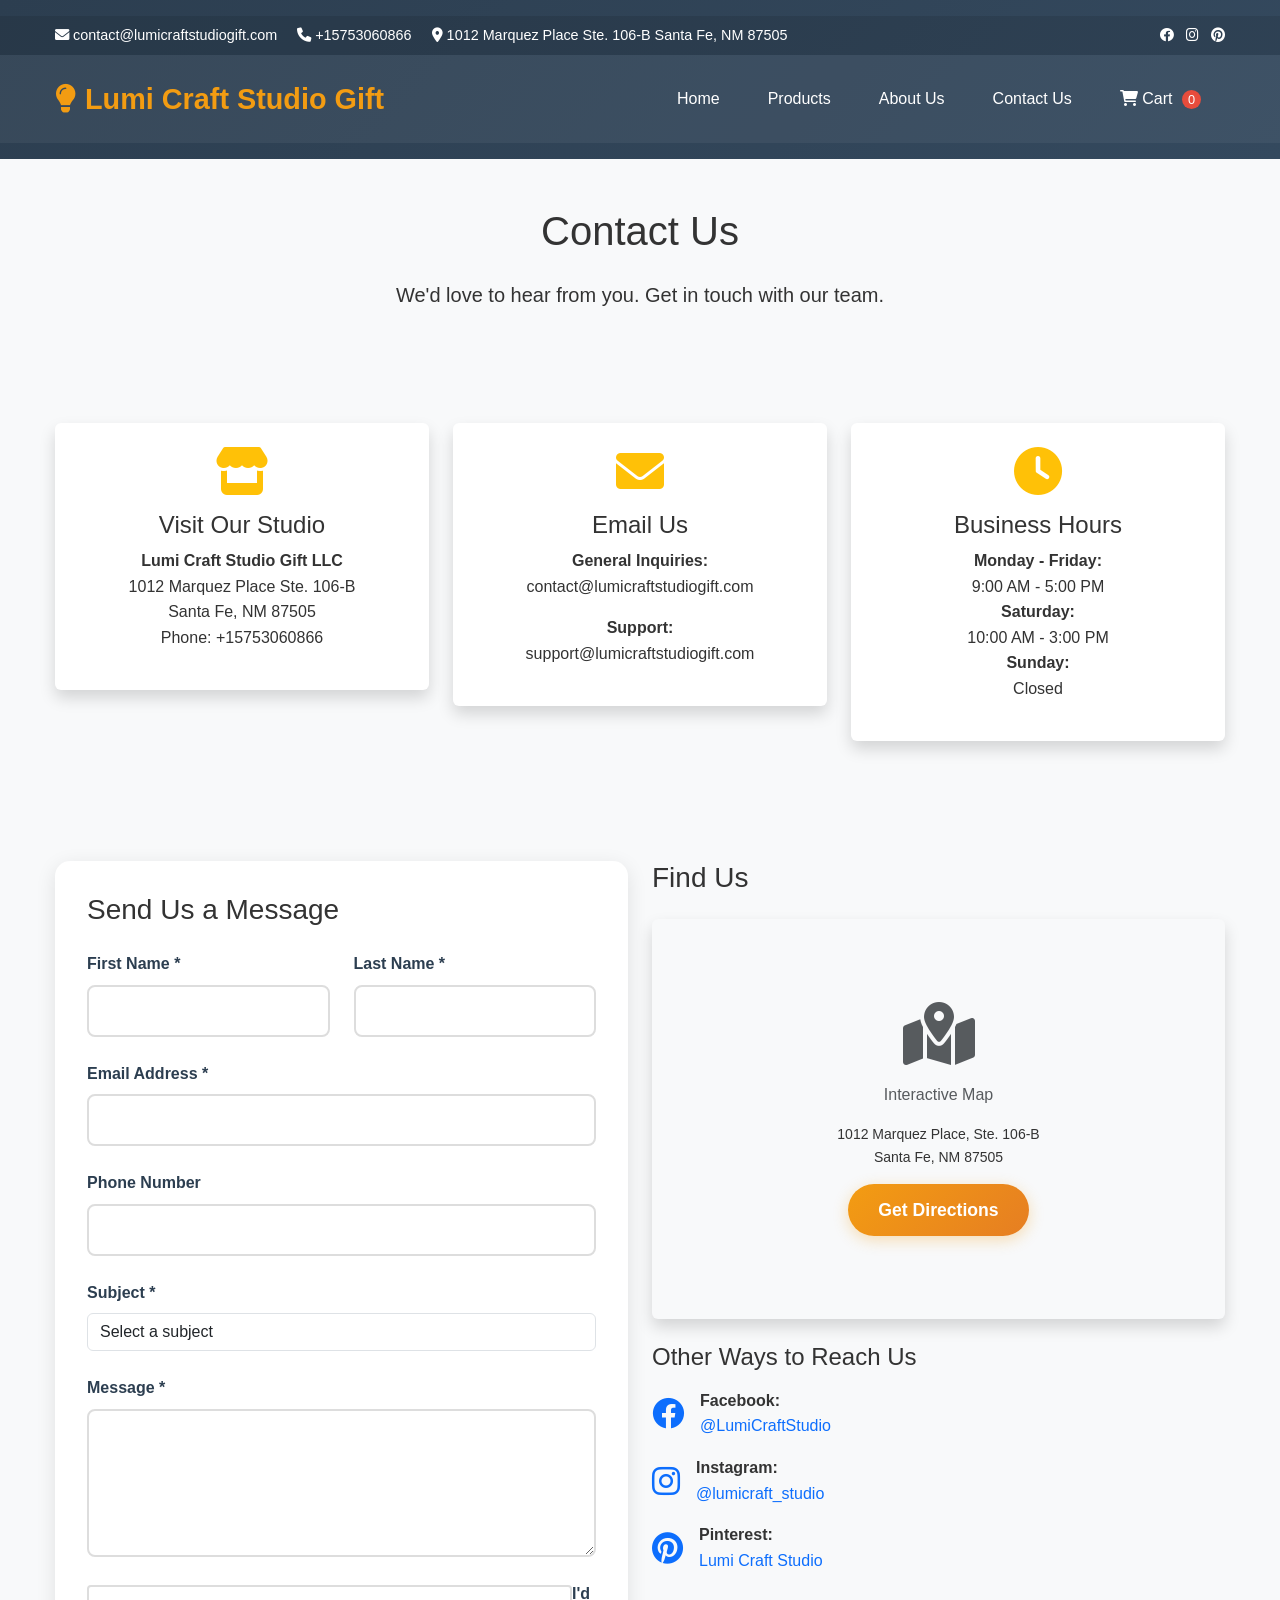
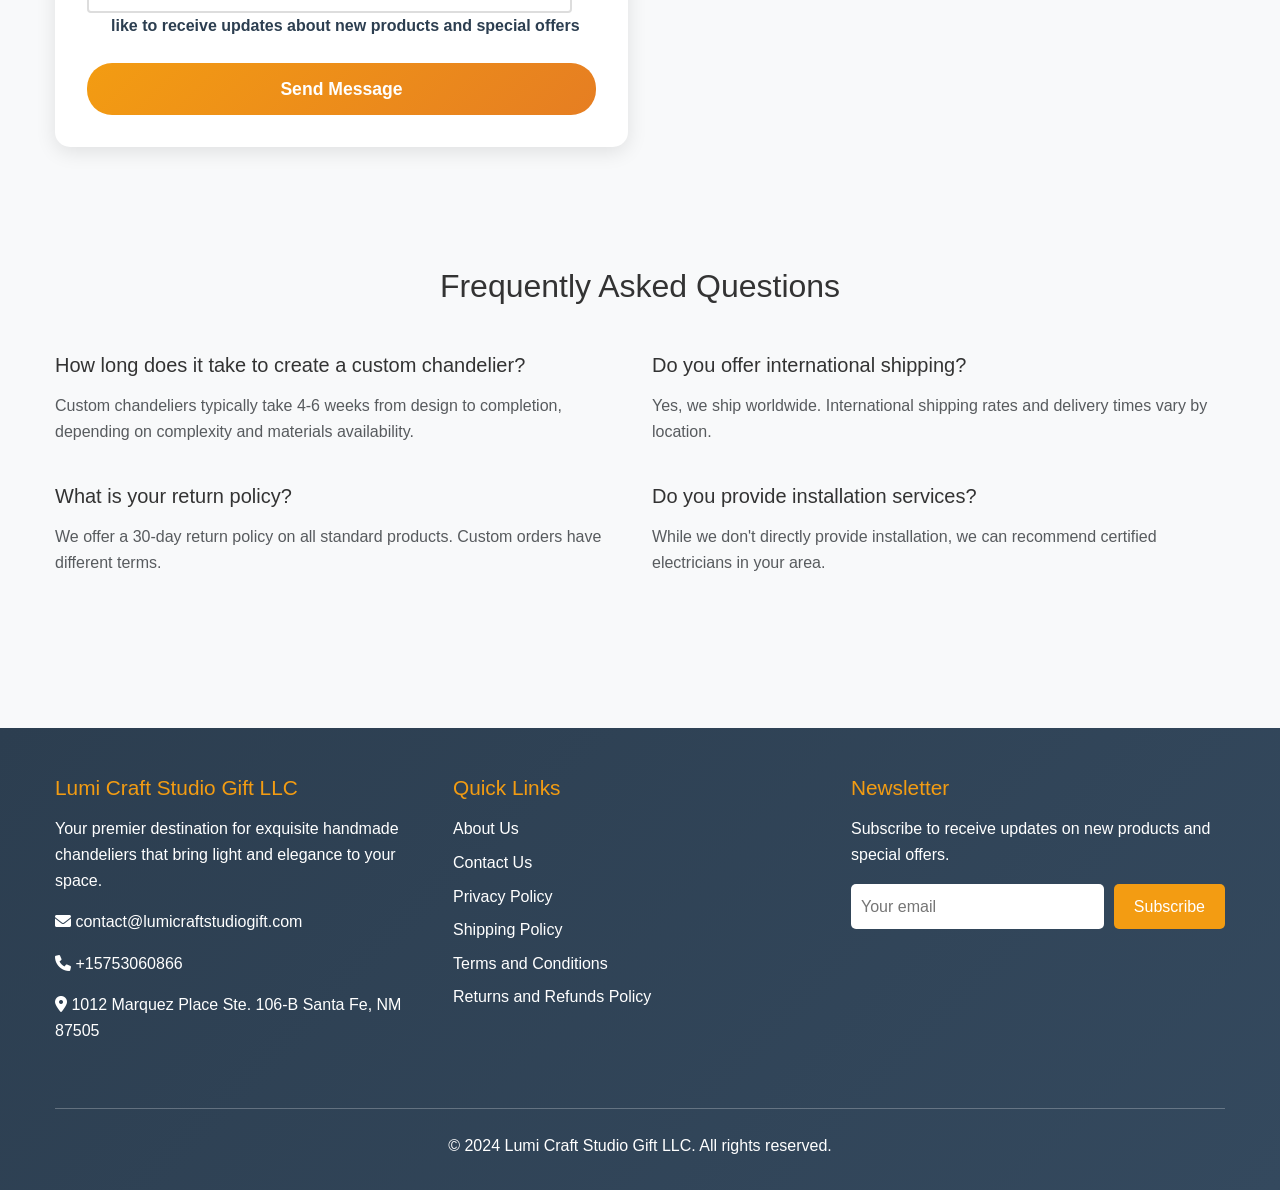
<file: contact.html>
<!DOCTYPE html>
<html lang="en">
<head>
    <meta charset="UTF-8">
    <meta name="viewport" content="width=device-width, initial-scale=1.0">
    <title>Contact Us - Lumi Craft Studio Gift LLC</title>
    <link href="https://cdn.jsdelivr.net/npm/bootstrap@5.3.0/dist/css/bootstrap.min.css" rel="stylesheet">
    <link rel="stylesheet" href="css/styles.css">
    <link rel="stylesheet" href="https://cdnjs.cloudflare.com/ajax/libs/font-awesome/6.0.0/css/all.min.css">
</head>
<body>
    <!-- Header -->
    <header class="header">
        <div class="top-bar">
            <div class="container">
                <div class="contact-info">
                    <i class="fas fa-envelope"></i> contact@lumicraftstudiogift.com
                    <span class="ms-3"><i class="fas fa-phone"></i> +15753060866</span>
                    <span class="ms-3"><i class="fas fa-map-marker-alt"></i> 1012 Marquez Place Ste. 106-B Santa Fe, NM 87505</span>
                </div>
                <div class="social-links">
                    <a href="#" class="text-white me-2"><i class="fab fa-facebook"></i></a>
                    <a href="#" class="text-white me-2"><i class="fab fa-instagram"></i></a>
                    <a href="#" class="text-white"><i class="fab fa-pinterest"></i></a>
                </div>
            </div>
        </div>
        <nav class="navbar navbar-expand-lg main-nav">
            <div class="container">
                <a class="navbar-brand" href="index.html">
                    <i class="fas fa-lightbulb me-2"></i>Lumi Craft Studio Gift
                </a>
                <button class="navbar-toggler" type="button" data-bs-toggle="collapse" data-bs-target="#navbarNav">
                    <span class="navbar-toggler-icon"></span>
                </button>
                <div class="collapse navbar-collapse" id="navbarNav">
                    <ul class="navbar-nav ms-auto">
                        <li class="nav-item">
                            <a class="nav-link" href="index.html">Home</a>
                        </li>
                        <li class="nav-item">
                            <a class="nav-link" href="products.html">Products</a>
                        </li>
                        <li class="nav-item">
                            <a class="nav-link" href="about.html">About Us</a>
                        </li>
                        <li class="nav-item">
                            <a class="nav-link active" href="contact.html">Contact Us</a>
                        </li>
                        <li class="nav-item">
                            <a class="nav-link" href="cart.html">
                                <i class="fas fa-shopping-cart"></i> Cart
                                <span class="cart-badge" id="cart-count">0</span>
                            </a>
                        </li>
                    </ul>
                </div>
            </div>
        </nav>
    </header>

    <!-- Page Header -->
    <section class="py-5 bg-light">
        <div class="container">
            <h1 class="text-center mb-4">Contact Us</h1>
            <p class="text-center lead">We'd love to hear from you. Get in touch with our team.</p>
        </div>
    </section>

    <!-- Contact Information -->
    <section class="py-5">
        <div class="container">
            <div class="row">
                <div class="col-lg-4 mb-4">
                    <div class="contact-info-card text-center p-4 bg-white rounded shadow">
                        <i class="fas fa-store fa-3x text-warning mb-3"></i>
                        <h4>Visit Our Studio</h4>
                        <p><strong>Lumi Craft Studio Gift LLC</strong><br>
                        1012 Marquez Place Ste. 106-B<br>
                        Santa Fe, NM 87505<br>
                        Phone: +15753060866</p>
                    </div>
                </div>
                <div class="col-lg-4 mb-4">
                    <div class="contact-info-card text-center p-4 bg-white rounded shadow">
                        <i class="fas fa-envelope fa-3x text-warning mb-3"></i>
                        <h4>Email Us</h4>
                        <p><strong>General Inquiries:</strong><br>
                        contact@lumicraftstudiogift.com</p>
                        <p><strong>Support:</strong><br>
                        support@lumicraftstudiogift.com</p>
                    </div>
                </div>
                <div class="col-lg-4 mb-4">
                    <div class="contact-info-card text-center p-4 bg-white rounded shadow">
                        <i class="fas fa-clock fa-3x text-warning mb-3"></i>
                        <h4>Business Hours</h4>
                        <p><strong>Monday - Friday:</strong><br>
                        9:00 AM - 5:00 PM<br>
                        <strong>Saturday:</strong><br>
                        10:00 AM - 3:00 PM<br>
                        <strong>Sunday:</strong><br>
                        Closed</p>
                    </div>
                </div>
            </div>
        </div>
    </section>

    <!-- Contact Form and Map -->
    <section class="py-5 bg-light">
        <div class="container">
            <div class="row">
                <div class="col-lg-6 mb-4">
                    <div class="contact-form">
                        <h3 class="mb-4">Send Us a Message</h3>
                        <form id="contact-form">
                            <div class="row">
                                <div class="col-md-6">
                                    <div class="form-group">
                                        <label for="first-name">First Name *</label>
                                        <input type="text" class="form-control" id="first-name" required>
                                    </div>
                                </div>
                                <div class="col-md-6">
                                    <div class="form-group">
                                        <label for="last-name">Last Name *</label>
                                        <input type="text" class="form-control" id="last-name" required>
                                    </div>
                                </div>
                            </div>
                            <div class="form-group">
                                <label for="email">Email Address *</label>
                                <input type="email" class="form-control" id="email" required>
                            </div>
                            <div class="form-group">
                                <label for="phone">Phone Number</label>
                                <input type="tel" class="form-control" id="phone">
                            </div>
                            <div class="form-group">
                                <label for="subject">Subject *</label>
                                <select class="form-control" id="subject" required>
                                    <option value="">Select a subject</option>
                                    <option value="general">General Inquiry</option>
                                    <option value="product">Product Question</option>
                                    <option value="order">Order Status</option>
                                    <option value="return">Return/Exchange</option>
                                    <option value="custom">Custom Design</option>
                                    <option value="partnership">Partnership Opportunity</option>
                                </select>
                            </div>
                            <div class="form-group">
                                <label for="message">Message *</label>
                                <textarea class="form-control" id="message" rows="5" required></textarea>
                            </div>
                            <div class="form-group">
                                <div class="form-check">
                                    <input class="form-check-input" type="checkbox" id="newsletter-optin">
                                    <label class="form-check-label" for="newsletter-optin">
                                        I'd like to receive updates about new products and special offers
                                    </label>
                                </div>
                            </div>
                            <button type="submit" class="submit-btn">Send Message</button>
                        </form>
                    </div>
                </div>
                <div class="col-lg-6 mb-4">
                    <div class="map-container">
                        <h3 class="mb-4">Find Us</h3>
                        <div class="bg-light p-4 rounded shadow" style="height: 400px;">
                            <div class="d-flex align-items-center justify-content-center h-100">
                                <div class="text-center">
                                    <i class="fas fa-map-marked-alt fa-4x text-muted mb-3"></i>
                                    <p class="text-muted">Interactive Map</p>
                                    <p class="small">1012 Marquez Place, Ste. 106-B<br>Santa Fe, NM 87505</p>
                                    <a href="#" class="btn-primary-custom btn-sm">Get Directions</a>
                                </div>
                            </div>
                        </div>
                    </div>
                    
                    <!-- Additional Contact Info -->
                    <div class="mt-4">
                        <h4 class="mb-3">Other Ways to Reach Us</h4>
                        <div class="d-flex align-items-center mb-3">
                            <i class="fab fa-facebook fa-2x text-primary me-3"></i>
                            <div>
                                <strong>Facebook:</strong><br>
                                <a href="#" class="text-decoration-none">@LumiCraftStudio</a>
                            </div>
                        </div>
                        <div class="d-flex align-items-center mb-3">
                            <i class="fab fa-instagram fa-2x text-primary me-3"></i>
                            <div>
                                <strong>Instagram:</strong><br>
                                <a href="#" class="text-decoration-none">@lumicraft_studio</a>
                            </div>
                        </div>
                        <div class="d-flex align-items-center">
                            <i class="fab fa-pinterest fa-2x text-primary me-3"></i>
                            <div>
                                <strong>Pinterest:</strong><br>
                                <a href="#" class="text-decoration-none">Lumi Craft Studio</a>
                            </div>
                        </div>
                    </div>
                </div>
            </div>
        </div>
    </section>

    <!-- FAQ Section -->
    <section class="py-5">
        <div class="container">
            <h2 class="text-center mb-5">Frequently Asked Questions</h2>
            <div class="row">
                <div class="col-lg-6 mb-4">
                    <div class="faq-item">
                        <h5 class="mb-3">How long does it take to create a custom chandelier?</h5>
                        <p class="text-muted">Custom chandeliers typically take 4-6 weeks from design to completion, depending on complexity and materials availability.</p>
                    </div>
                </div>
                <div class="col-lg-6 mb-4">
                    <div class="faq-item">
                        <h5 class="mb-3">Do you offer international shipping?</h5>
                        <p class="text-muted">Yes, we ship worldwide. International shipping rates and delivery times vary by location.</p>
                    </div>
                </div>
                <div class="col-lg-6 mb-4">
                    <div class="faq-item">
                        <h5 class="mb-3">What is your return policy?</h5>
                        <p class="text-muted">We offer a 30-day return policy on all standard products. Custom orders have different terms.</p>
                    </div>
                </div>
                <div class="col-lg-6 mb-4">
                    <div class="faq-item">
                        <h5 class="mb-3">Do you provide installation services?</h5>
                        <p class="text-muted">While we don't directly provide installation, we can recommend certified electricians in your area.</p>
                    </div>
                </div>
            </div>
        </div>
    </section>

    <!-- Footer -->
    <footer class="footer">
        <div class="container">
            <div class="row">
                <div class="col-lg-4 mb-4">
                    <div class="footer-widget">
                        <h3>Lumi Craft Studio Gift LLC</h3>
                        <p>Your premier destination for exquisite handmade chandeliers that bring light and elegance to your space.</p>
                        <p><i class="fas fa-envelope"></i> contact@lumicraftstudiogift.com</p>
                        <p><i class="fas fa-phone"></i> +15753060866</p>
                        <p><i class="fas fa-map-marker-alt"></i> 1012 Marquez Place Ste. 106-B Santa Fe, NM 87505</p>
                    </div>
                </div>
                <div class="col-lg-4 mb-4">
                    <div class="footer-widget">
                        <h3>Quick Links</h3>
                        <ul>
                            <li><a href="about.html">About Us</a></li>
                            <li><a href="contact.html">Contact Us</a></li>
                            <li><a href="privacy-policy.html">Privacy Policy</a></li>
                            <li><a href="shipping-policy.html">Shipping Policy</a></li>
                            <li><a href="terms-conditions.html">Terms and Conditions</a></li>
                            <li><a href="returns-refunds.html">Returns and Refunds Policy</a></li>
                        </ul>
                    </div>
                </div>
                <div class="col-lg-4 mb-4">
                    <div class="footer-widget">
                        <h3>Newsletter</h3>
                        <p>Subscribe to receive updates on new products and special offers.</p>
                        <form class="newsletter-form" id="newsletter-form">
                            <input type="email" placeholder="Your email" required>
                            <button type="submit">Subscribe</button>
                        </form>
                    </div>
                </div>
            </div>
            <hr class="bg-white my-4">
            <div class="text-center">
                <p>&copy; 2024 Lumi Craft Studio Gift LLC. All rights reserved.</p>
            </div>
        </div>
    </footer>

    <!-- Notification -->
    <div id="notification" class="notification"></div>

    <script src="https://cdn.jsdelivr.net/npm/bootstrap@5.3.0/dist/js/bootstrap.bundle.min.js"></script>
    <script src="js/script.js"></script>
</body>
</html>
</file>
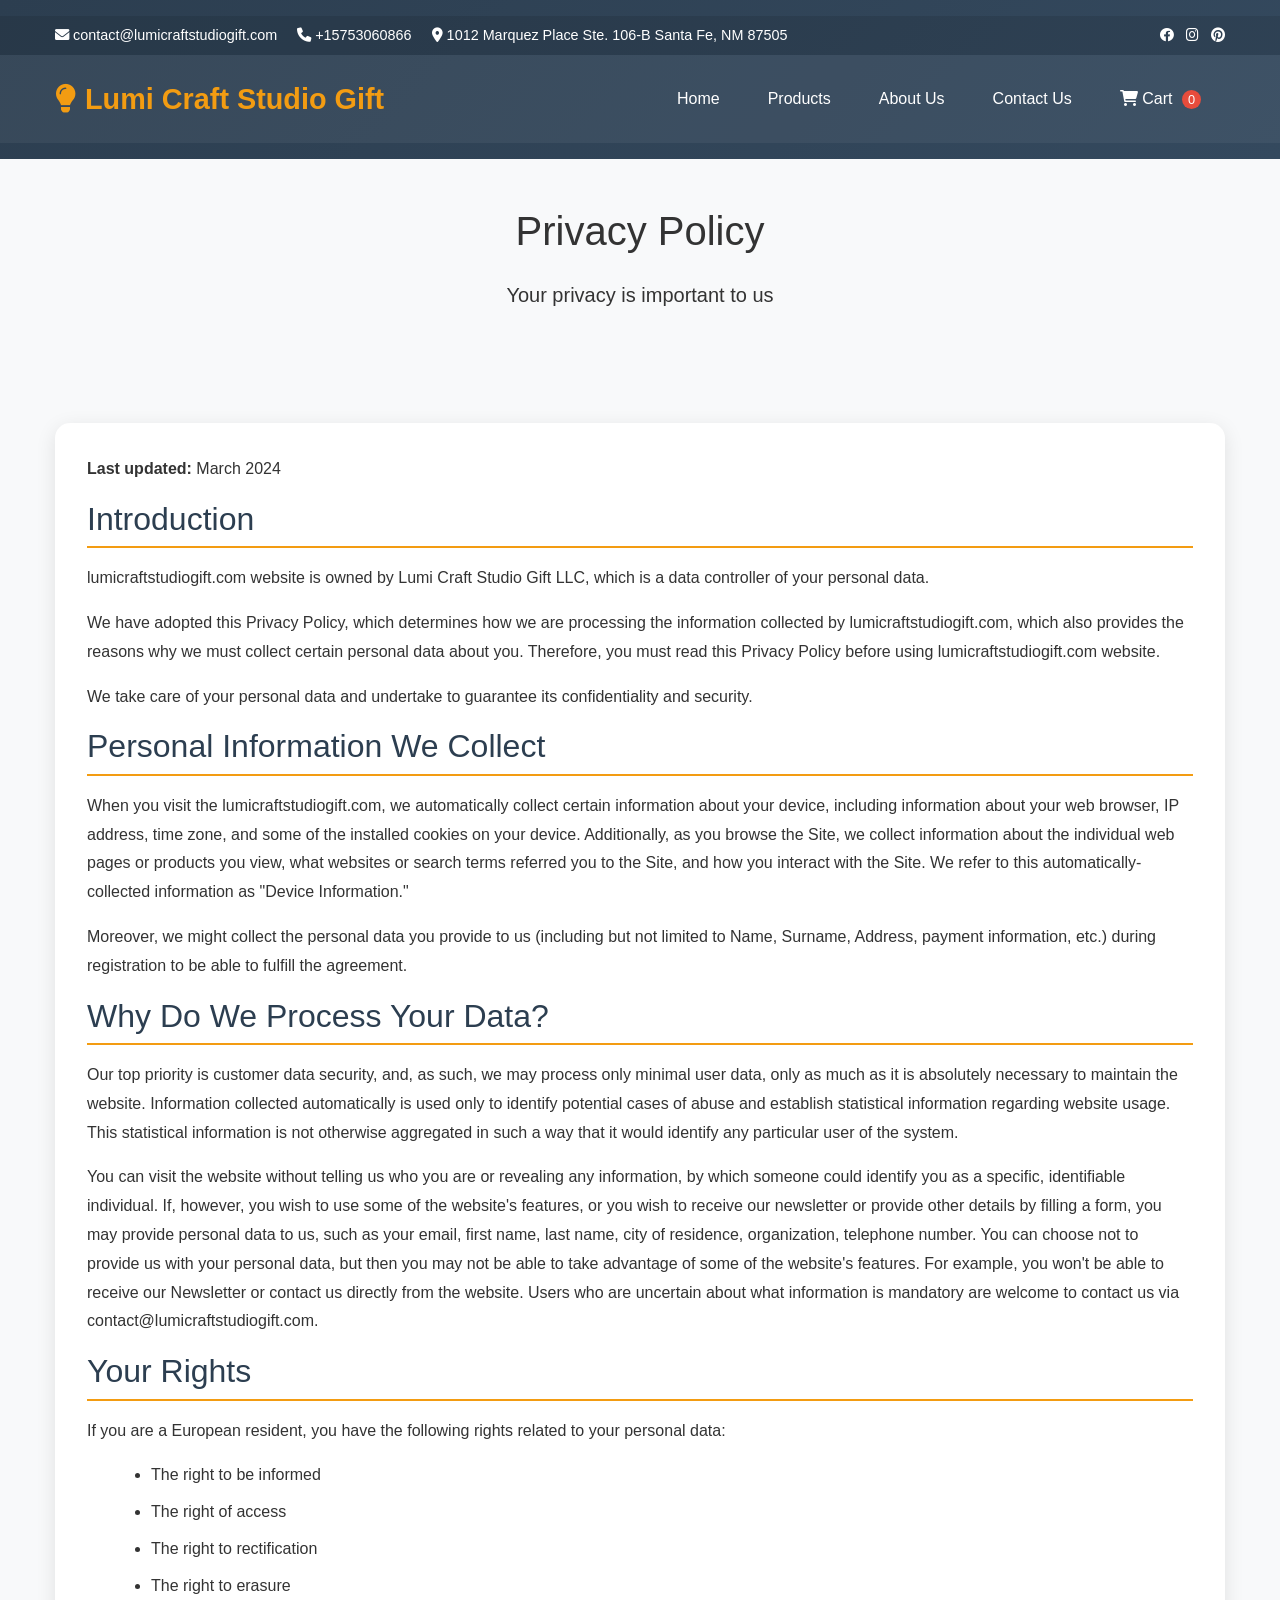
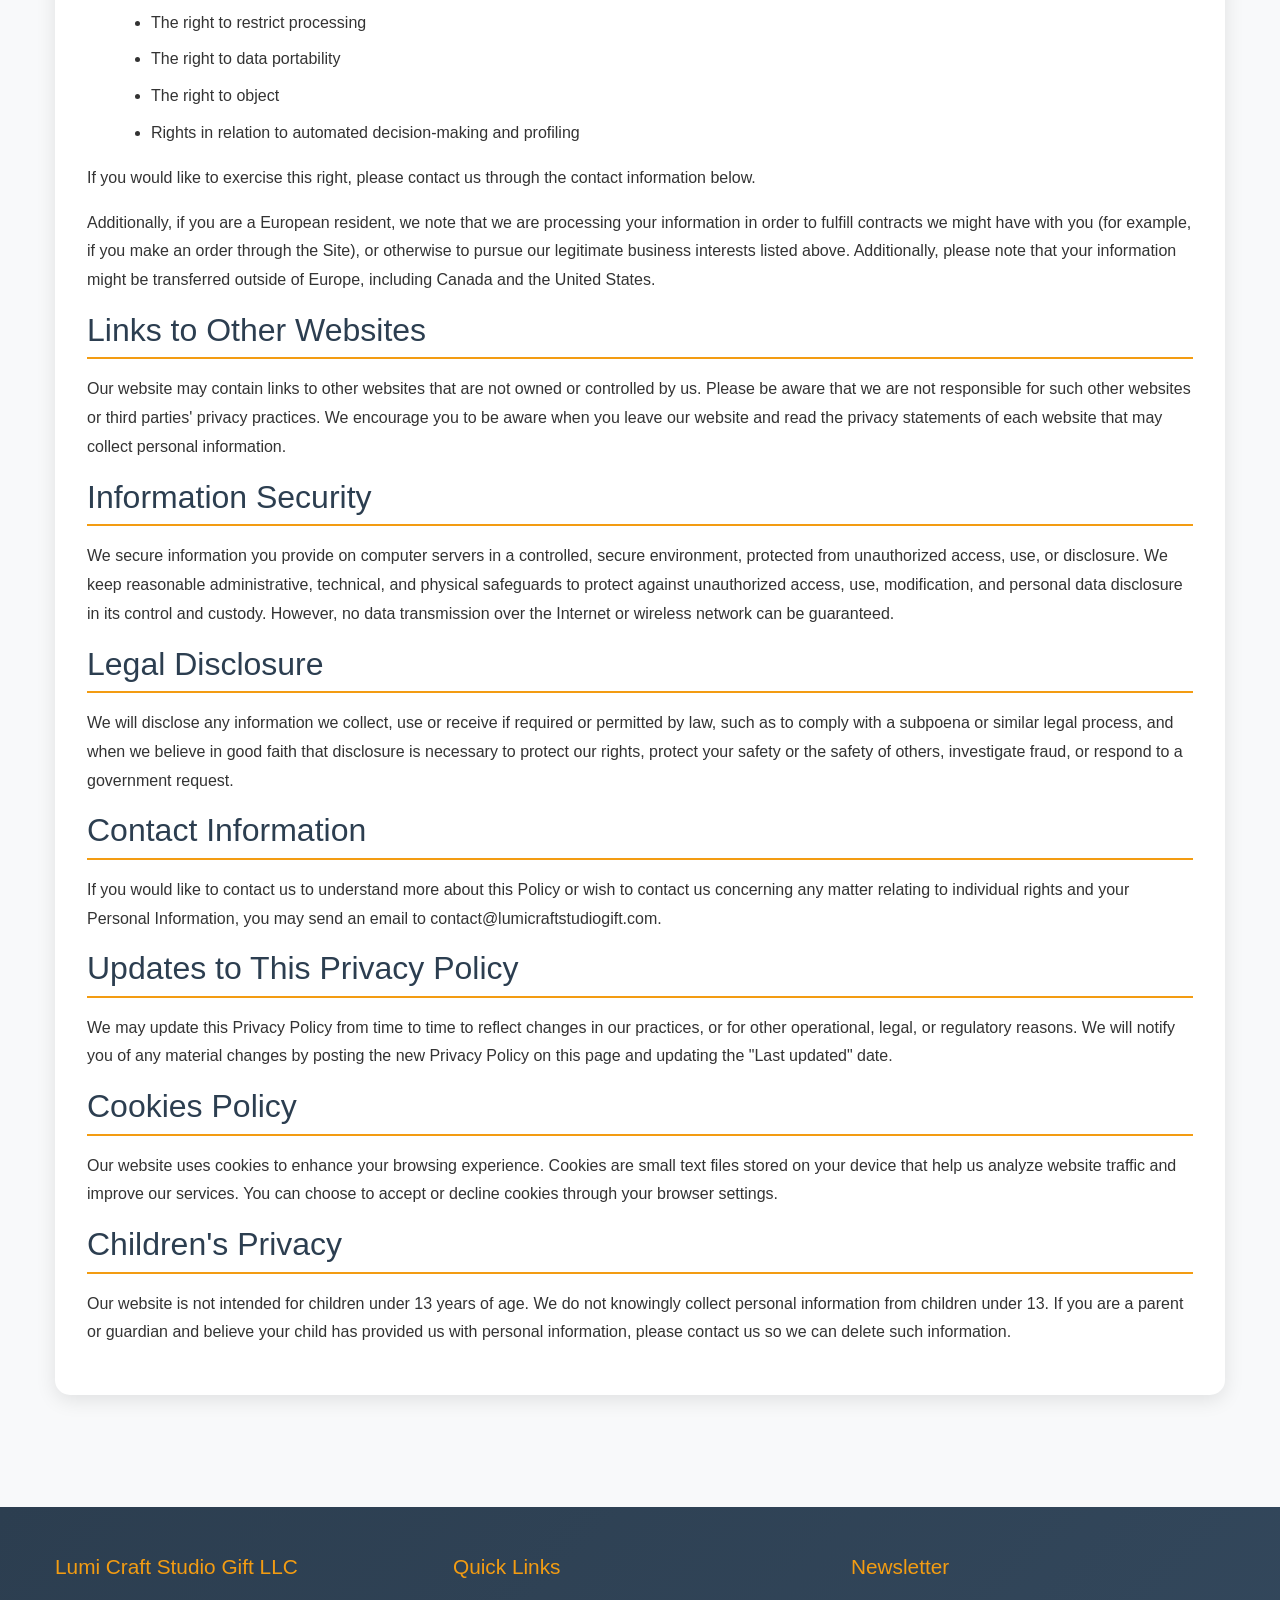
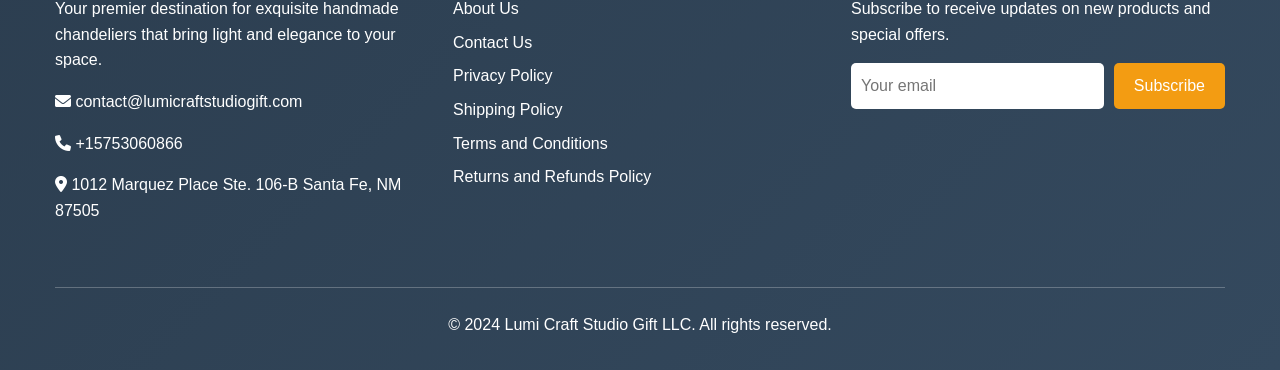
<file: privacy-policy.html>
<!DOCTYPE html>
<html lang="en">
<head>
    <meta charset="UTF-8">
    <meta name="viewport" content="width=device-width, initial-scale=1.0">
    <title>Privacy Policy - Lumi Craft Studio Gift LLC</title>
    <link href="https://cdn.jsdelivr.net/npm/bootstrap@5.3.0/dist/css/bootstrap.min.css" rel="stylesheet">
    <link rel="stylesheet" href="css/styles.css">
    <link rel="stylesheet" href="https://cdnjs.cloudflare.com/ajax/libs/font-awesome/6.0.0/css/all.min.css">
</head>
<body>
    <!-- Header -->
    <header class="header">
        <div class="top-bar">
            <div class="container">
                <div class="contact-info">
                    <i class="fas fa-envelope"></i> contact@lumicraftstudiogift.com
                    <span class="ms-3"><i class="fas fa-phone"></i> +15753060866</span>
                    <span class="ms-3"><i class="fas fa-map-marker-alt"></i> 1012 Marquez Place Ste. 106-B Santa Fe, NM 87505</span>
                </div>
                <div class="social-links">
                    <a href="#" class="text-white me-2"><i class="fab fa-facebook"></i></a>
                    <a href="#" class="text-white me-2"><i class="fab fa-instagram"></i></a>
                    <a href="#" class="text-white"><i class="fab fa-pinterest"></i></a>
                </div>
            </div>
        </div>
        <nav class="navbar navbar-expand-lg main-nav">
            <div class="container">
                <a class="navbar-brand" href="index.html">
                    <i class="fas fa-lightbulb me-2"></i>Lumi Craft Studio Gift
                </a>
                <button class="navbar-toggler" type="button" data-bs-toggle="collapse" data-bs-target="#navbarNav">
                    <span class="navbar-toggler-icon"></span>
                </button>
                <div class="collapse navbar-collapse" id="navbarNav">
                    <ul class="navbar-nav ms-auto">
                        <li class="nav-item">
                            <a class="nav-link" href="index.html">Home</a>
                        </li>
                        <li class="nav-item">
                            <a class="nav-link" href="products.html">Products</a>
                        </li>
                        <li class="nav-item">
                            <a class="nav-link" href="about.html">About Us</a>
                        </li>
                        <li class="nav-item">
                            <a class="nav-link" href="contact.html">Contact Us</a>
                        </li>
                        <li class="nav-item">
                            <a class="nav-link" href="cart.html">
                                <i class="fas fa-shopping-cart"></i> Cart
                                <span class="cart-badge" id="cart-count">0</span>
                            </a>
                        </li>
                    </ul>
                </div>
            </div>
        </nav>
    </header>

    <!-- Page Header -->
    <section class="py-5 bg-light">
        <div class="container">
            <h1 class="text-center mb-4">Privacy Policy</h1>
            <p class="text-center lead">Your privacy is important to us</p>
        </div>
    </section>

    <!-- Privacy Policy Content -->
    <section class="py-5">
        <div class="container">
            <div class="policy-content">
                <p><strong>Last updated:</strong> March 2024</p>
                
                <h2>Introduction</h2>
                <p>lumicraftstudiogift.com website is owned by Lumi Craft Studio Gift LLC, which is a data controller of your personal data.</p>
                
                <p>We have adopted this Privacy Policy, which determines how we are processing the information collected by lumicraftstudiogift.com, which also provides the reasons why we must collect certain personal data about you. Therefore, you must read this Privacy Policy before using lumicraftstudiogift.com website.</p>
                
                <p>We take care of your personal data and undertake to guarantee its confidentiality and security.</p>
                
                <h2>Personal Information We Collect</h2>
                <p>When you visit the lumicraftstudiogift.com, we automatically collect certain information about your device, including information about your web browser, IP address, time zone, and some of the installed cookies on your device. Additionally, as you browse the Site, we collect information about the individual web pages or products you view, what websites or search terms referred you to the Site, and how you interact with the Site. We refer to this automatically-collected information as "Device Information."</p>
                
                <p>Moreover, we might collect the personal data you provide to us (including but not limited to Name, Surname, Address, payment information, etc.) during registration to be able to fulfill the agreement.</p>
                
                <h2>Why Do We Process Your Data?</h2>
                <p>Our top priority is customer data security, and, as such, we may process only minimal user data, only as much as it is absolutely necessary to maintain the website. Information collected automatically is used only to identify potential cases of abuse and establish statistical information regarding website usage. This statistical information is not otherwise aggregated in such a way that it would identify any particular user of the system.</p>
                
                <p>You can visit the website without telling us who you are or revealing any information, by which someone could identify you as a specific, identifiable individual. If, however, you wish to use some of the website's features, or you wish to receive our newsletter or provide other details by filling a form, you may provide personal data to us, such as your email, first name, last name, city of residence, organization, telephone number. You can choose not to provide us with your personal data, but then you may not be able to take advantage of some of the website's features. For example, you won't be able to receive our Newsletter or contact us directly from the website. Users who are uncertain about what information is mandatory are welcome to contact us via contact@lumicraftstudiogift.com.</p>
                
                <h2>Your Rights</h2>
                <p>If you are a European resident, you have the following rights related to your personal data:</p>
                <ul>
                    <li>The right to be informed</li>
                    <li>The right of access</li>
                    <li>The right to rectification</li>
                    <li>The right to erasure</li>
                    <li>The right to restrict processing</li>
                    <li>The right to data portability</li>
                    <li>The right to object</li>
                    <li>Rights in relation to automated decision-making and profiling</li>
                </ul>
                
                <p>If you would like to exercise this right, please contact us through the contact information below.</p>
                
                <p>Additionally, if you are a European resident, we note that we are processing your information in order to fulfill contracts we might have with you (for example, if you make an order through the Site), or otherwise to pursue our legitimate business interests listed above. Additionally, please note that your information might be transferred outside of Europe, including Canada and the United States.</p>
                
                <h2>Links to Other Websites</h2>
                <p>Our website may contain links to other websites that are not owned or controlled by us. Please be aware that we are not responsible for such other websites or third parties' privacy practices. We encourage you to be aware when you leave our website and read the privacy statements of each website that may collect personal information.</p>
                
                <h2>Information Security</h2>
                <p>We secure information you provide on computer servers in a controlled, secure environment, protected from unauthorized access, use, or disclosure. We keep reasonable administrative, technical, and physical safeguards to protect against unauthorized access, use, modification, and personal data disclosure in its control and custody. However, no data transmission over the Internet or wireless network can be guaranteed.</p>
                
                <h2>Legal Disclosure</h2>
                <p>We will disclose any information we collect, use or receive if required or permitted by law, such as to comply with a subpoena or similar legal process, and when we believe in good faith that disclosure is necessary to protect our rights, protect your safety or the safety of others, investigate fraud, or respond to a government request.</p>
                
                <h2>Contact Information</h2>
                <p>If you would like to contact us to understand more about this Policy or wish to contact us concerning any matter relating to individual rights and your Personal Information, you may send an email to contact@lumicraftstudiogift.com.</p>
                
                <h2>Updates to This Privacy Policy</h2>
                <p>We may update this Privacy Policy from time to time to reflect changes in our practices, or for other operational, legal, or regulatory reasons. We will notify you of any material changes by posting the new Privacy Policy on this page and updating the "Last updated" date.</p>
                
                <h2>Cookies Policy</h2>
                <p>Our website uses cookies to enhance your browsing experience. Cookies are small text files stored on your device that help us analyze website traffic and improve our services. You can choose to accept or decline cookies through your browser settings.</p>
                
                <h2>Children's Privacy</h2>
                <p>Our website is not intended for children under 13 years of age. We do not knowingly collect personal information from children under 13. If you are a parent or guardian and believe your child has provided us with personal information, please contact us so we can delete such information.</p>
            </div>
        </div>
    </section>

    <!-- Footer -->
    <footer class="footer">
        <div class="container">
            <div class="row">
                <div class="col-lg-4 mb-4">
                    <div class="footer-widget">
                        <h3>Lumi Craft Studio Gift LLC</h3>
                        <p>Your premier destination for exquisite handmade chandeliers that bring light and elegance to your space.</p>
                        <p><i class="fas fa-envelope"></i> contact@lumicraftstudiogift.com</p>
                        <p><i class="fas fa-phone"></i> +15753060866</p>
                        <p><i class="fas fa-map-marker-alt"></i> 1012 Marquez Place Ste. 106-B Santa Fe, NM 87505</p>
                    </div>
                </div>
                <div class="col-lg-4 mb-4">
                    <div class="footer-widget">
                        <h3>Quick Links</h3>
                        <ul>
                            <li><a href="about.html">About Us</a></li>
                            <li><a href="contact.html">Contact Us</a></li>
                            <li><a href="privacy-policy.html">Privacy Policy</a></li>
                            <li><a href="shipping-policy.html">Shipping Policy</a></li>
                            <li><a href="terms-conditions.html">Terms and Conditions</a></li>
                            <li><a href="returns-refunds.html">Returns and Refunds Policy</a></li>
                        </ul>
                    </div>
                </div>
                <div class="col-lg-4 mb-4">
                    <div class="footer-widget">
                        <h3>Newsletter</h3>
                        <p>Subscribe to receive updates on new products and special offers.</p>
                        <form class="newsletter-form" id="newsletter-form">
                            <input type="email" placeholder="Your email" required>
                            <button type="submit">Subscribe</button>
                        </form>
                    </div>
                </div>
            </div>
            <hr class="bg-white my-4">
            <div class="text-center">
                <p>&copy; 2024 Lumi Craft Studio Gift LLC. All rights reserved.</p>
            </div>
        </div>
    </footer>

    <!-- Notification -->
    <div id="notification" class="notification"></div>

    <script src="https://cdn.jsdelivr.net/npm/bootstrap@5.3.0/dist/js/bootstrap.bundle.min.js"></script>
    <script src="js/script.js"></script>
</body>
</html>
</file>
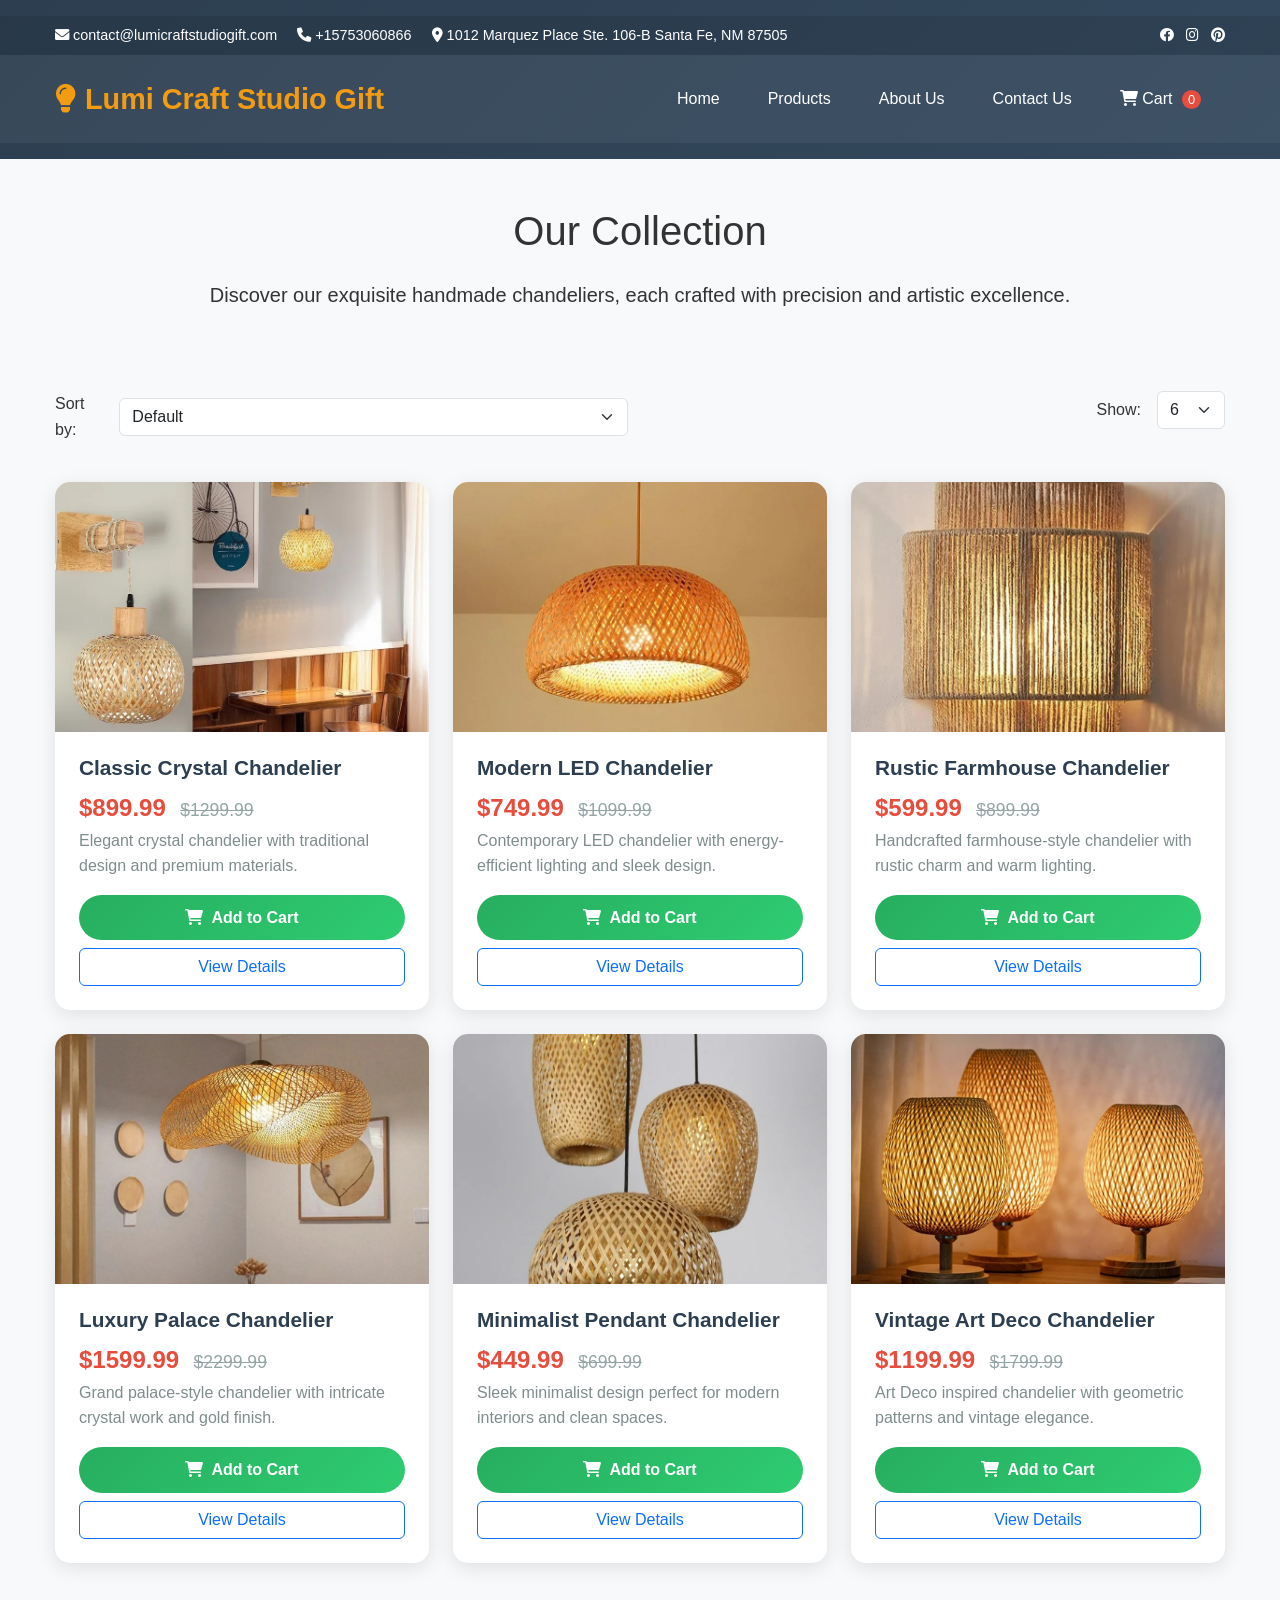
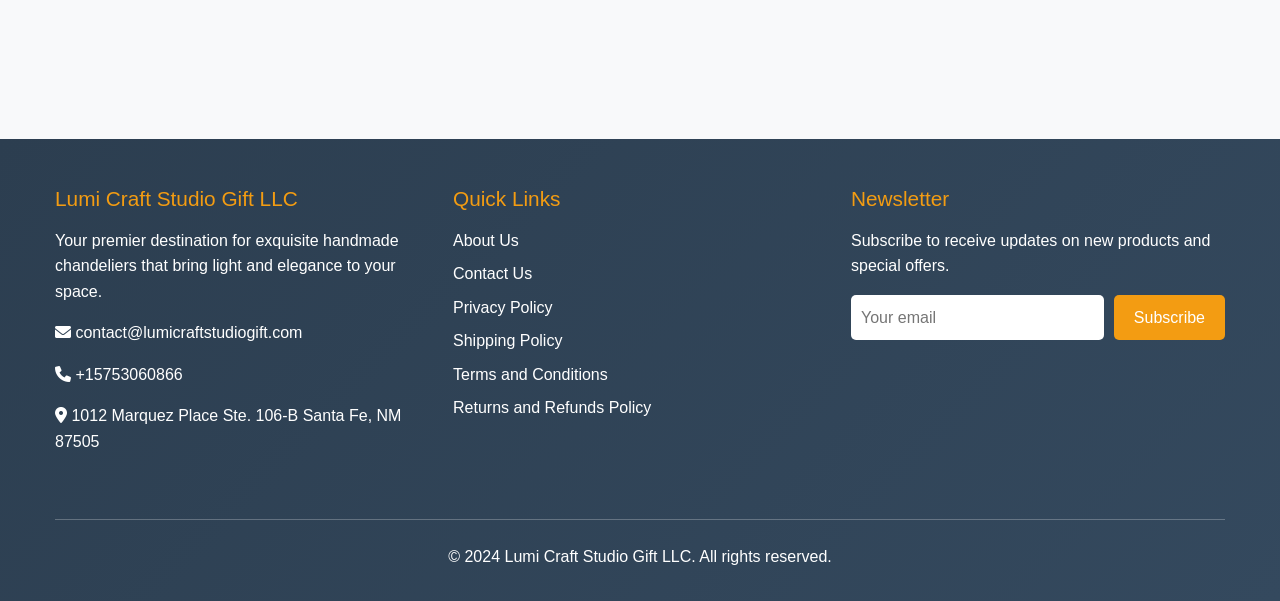
<file: products.html>
<!DOCTYPE html>
<html lang="en">
<head>
    <meta charset="UTF-8">
    <meta name="viewport" content="width=device-width, initial-scale=1.0">
    <title>Products - Lumi Craft Studio Gift LLC</title>
    <link href="https://cdn.jsdelivr.net/npm/bootstrap@5.3.0/dist/css/bootstrap.min.css" rel="stylesheet">
    <link rel="stylesheet" href="css/styles.css">
    <link rel="stylesheet" href="https://cdnjs.cloudflare.com/ajax/libs/font-awesome/6.0.0/css/all.min.css">
</head>
<body>
    <!-- Header -->
    <header class="header">
        <div class="top-bar">
            <div class="container">
                <div class="contact-info">
                    <i class="fas fa-envelope"></i> contact@lumicraftstudiogift.com
                    <span class="ms-3"><i class="fas fa-phone"></i> +15753060866</span>
                    <span class="ms-3"><i class="fas fa-map-marker-alt"></i> 1012 Marquez Place Ste. 106-B Santa Fe, NM 87505</span>
                </div>
                <div class="social-links">
                    <a href="#" class="text-white me-2"><i class="fab fa-facebook"></i></a>
                    <a href="#" class="text-white me-2"><i class="fab fa-instagram"></i></a>
                    <a href="#" class="text-white"><i class="fab fa-pinterest"></i></a>
                </div>
            </div>
        </div>
        <nav class="navbar navbar-expand-lg main-nav">
            <div class="container">
                <a class="navbar-brand" href="index.html">
                    <i class="fas fa-lightbulb me-2"></i>Lumi Craft Studio Gift
                </a>
                <button class="navbar-toggler" type="button" data-bs-toggle="collapse" data-bs-target="#navbarNav">
                    <span class="navbar-toggler-icon"></span>
                </button>
                <div class="collapse navbar-collapse" id="navbarNav">
                    <ul class="navbar-nav ms-auto">
                        <li class="nav-item">
                            <a class="nav-link" href="index.html">Home</a>
                        </li>
                        <li class="nav-item">
                            <a class="nav-link active" href="products.html">Products</a>
                        </li>
                        <li class="nav-item">
                            <a class="nav-link" href="about.html">About Us</a>
                        </li>
                        <li class="nav-item">
                            <a class="nav-link" href="contact.html">Contact Us</a>
                        </li>
                        <li class="nav-item">
                            <a class="nav-link" href="cart.html">
                                <i class="fas fa-shopping-cart"></i> Cart
                                <span class="cart-badge" id="cart-count">0</span>
                            </a>
                        </li>
                    </ul>
                </div>
            </div>
        </nav>
    </header>

    <!-- Page Header -->
    <section class="py-5 bg-light">
        <div class="container">
            <h1 class="text-center mb-4">Our Collection</h1>
            <p class="text-center lead">Discover our exquisite handmade chandeliers, each crafted with precision and artistic excellence.</p>
        </div>
    </section>

    <!-- Filter Section -->
    <section class="py-3">
        <div class="container">
            <div class="row">
                <div class="col-md-6">
                    <div class="d-flex align-items-center">
                        <label class="me-3">Sort by:</label>
                        <select class="form-select" id="sort-select">
                            <option value="default">Default</option>
                            <option value="price-low">Price: Low to High</option>
                            <option value="price-high">Price: High to Low</option>
                            <option value="name">Name: A to Z</option>
                        </select>
                    </div>
                </div>
                <div class="col-md-6">
                    <div class="d-flex align-items-center justify-content-md-end">
                        <label class="me-3">Show:</label>
                        <select class="form-select" id="items-per-page" style="width: auto;">
                            <option value="6">6</option>
                            <option value="9">9</option>
                            <option value="12">12</option>
                            <option value="all">All</option>
                        </select>
                    </div>
                </div>
            </div>
        </div>
    </section>

    <!-- Products Grid -->
    <section class="py-4">
        <div class="container">
            <div class="row" id="products-grid">
                <!-- Products will be loaded here by JavaScript -->
            </div>
            
            <!-- Pagination -->
            <nav aria-label="Product pagination" class="mt-5">
                <ul class="pagination justify-content-center" id="pagination">
                    <!-- Pagination will be generated by JavaScript -->
                </ul>
            </nav>
        </div>
    </section>

    <!-- Footer -->
    <footer class="footer">
        <div class="container">
            <div class="row">
                <div class="col-lg-4 mb-4">
                    <div class="footer-widget">
                        <h3>Lumi Craft Studio Gift LLC</h3>
                        <p>Your premier destination for exquisite handmade chandeliers that bring light and elegance to your space.</p>
                        <p><i class="fas fa-envelope"></i> contact@lumicraftstudiogift.com</p>
                        <p><i class="fas fa-phone"></i> +15753060866</p>
                        <p><i class="fas fa-map-marker-alt"></i> 1012 Marquez Place Ste. 106-B Santa Fe, NM 87505</p>
                    </div>
                </div>
                <div class="col-lg-4 mb-4">
                    <div class="footer-widget">
                        <h3>Quick Links</h3>
                        <ul>
                            <li><a href="about.html">About Us</a></li>
                            <li><a href="contact.html">Contact Us</a></li>
                            <li><a href="privacy-policy.html">Privacy Policy</a></li>
                            <li><a href="shipping-policy.html">Shipping Policy</a></li>
                            <li><a href="terms-conditions.html">Terms and Conditions</a></li>
                            <li><a href="returns-refunds.html">Returns and Refunds Policy</a></li>
                        </ul>
                    </div>
                </div>
                <div class="col-lg-4 mb-4">
                    <div class="footer-widget">
                        <h3>Newsletter</h3>
                        <p>Subscribe to receive updates on new products and special offers.</p>
                        <form class="newsletter-form" id="newsletter-form">
                            <input type="email" placeholder="Your email" required>
                            <button type="submit">Subscribe</button>
                        </form>
                    </div>
                </div>
            </div>
            <hr class="bg-white my-4">
            <div class="text-center">
                <p>&copy; 2024 Lumi Craft Studio Gift LLC. All rights reserved.</p>
            </div>
        </div>
    </footer>

    <!-- Notification -->
    <div id="notification" class="notification"></div>

    <script src="https://cdn.jsdelivr.net/npm/bootstrap@5.3.0/dist/js/bootstrap.bundle.min.js"></script>
    <script src="js/script.js"></script>
</body>
</html>
</file>
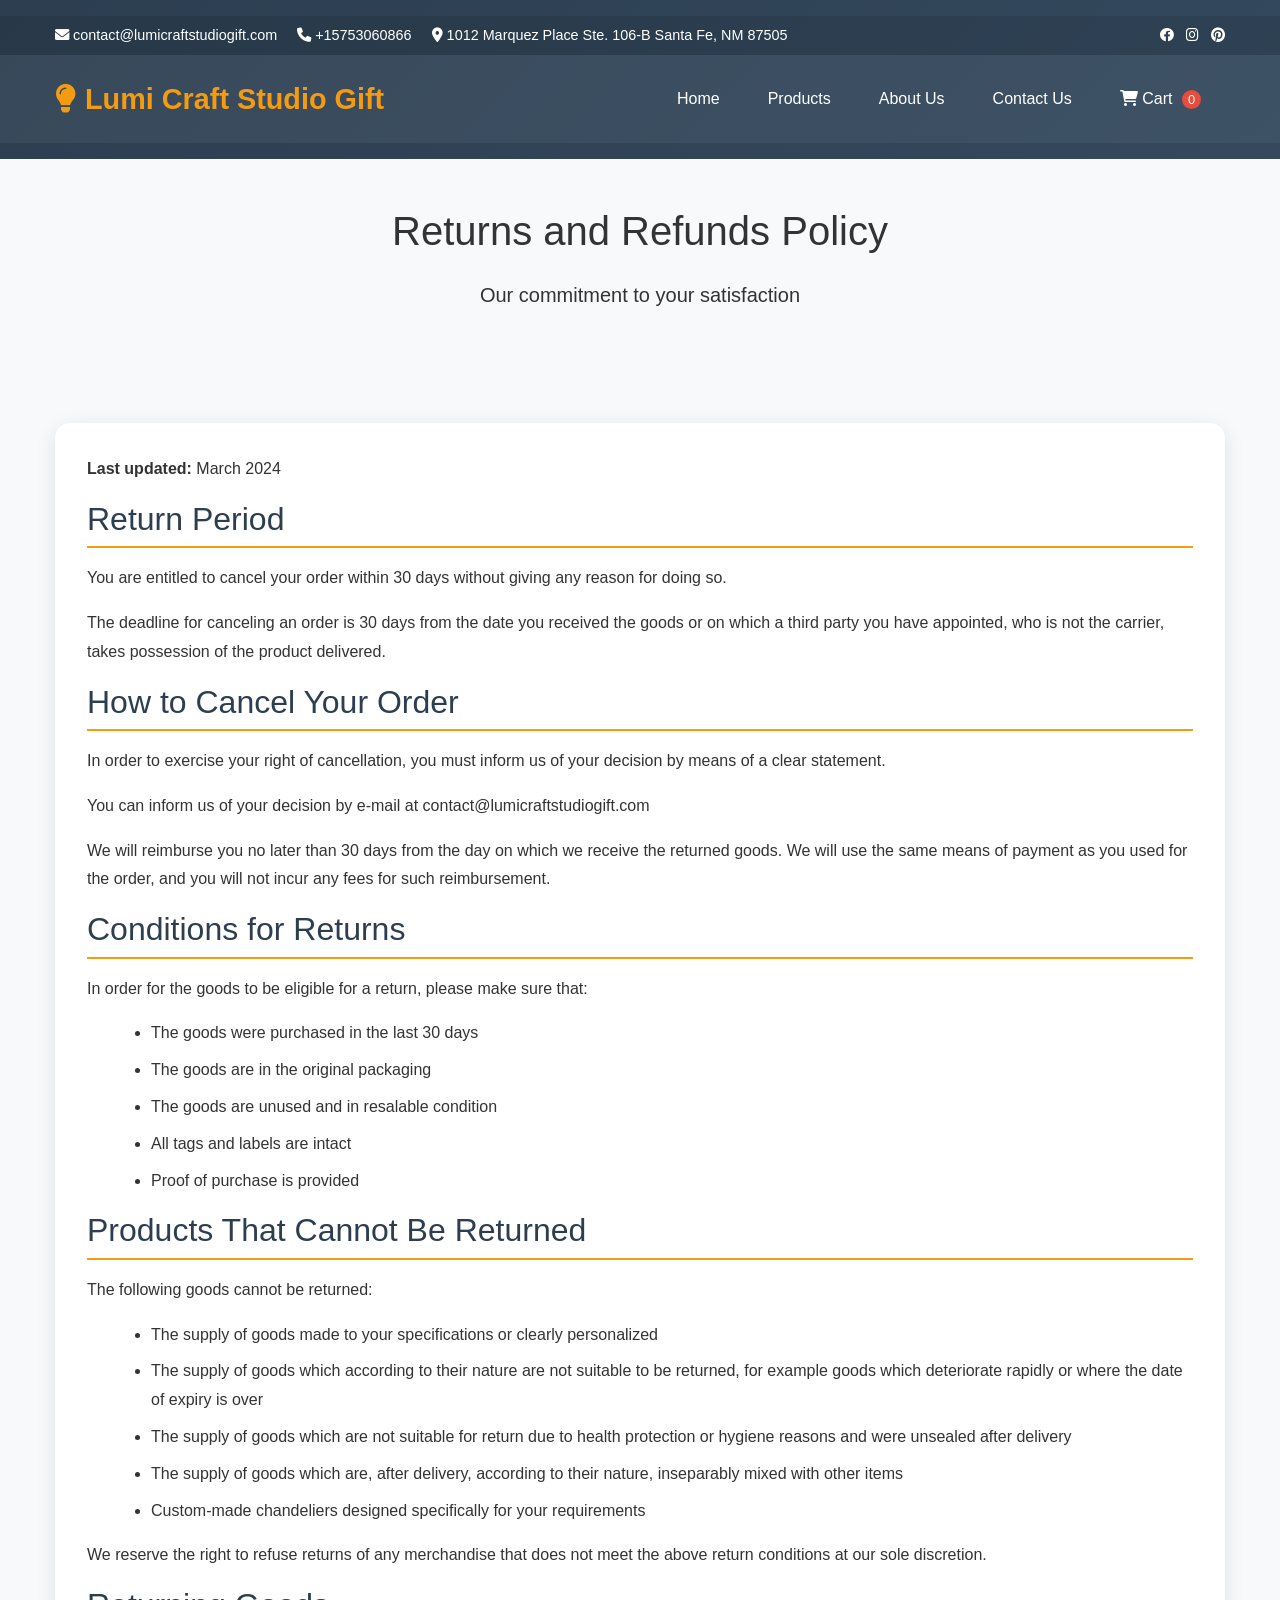
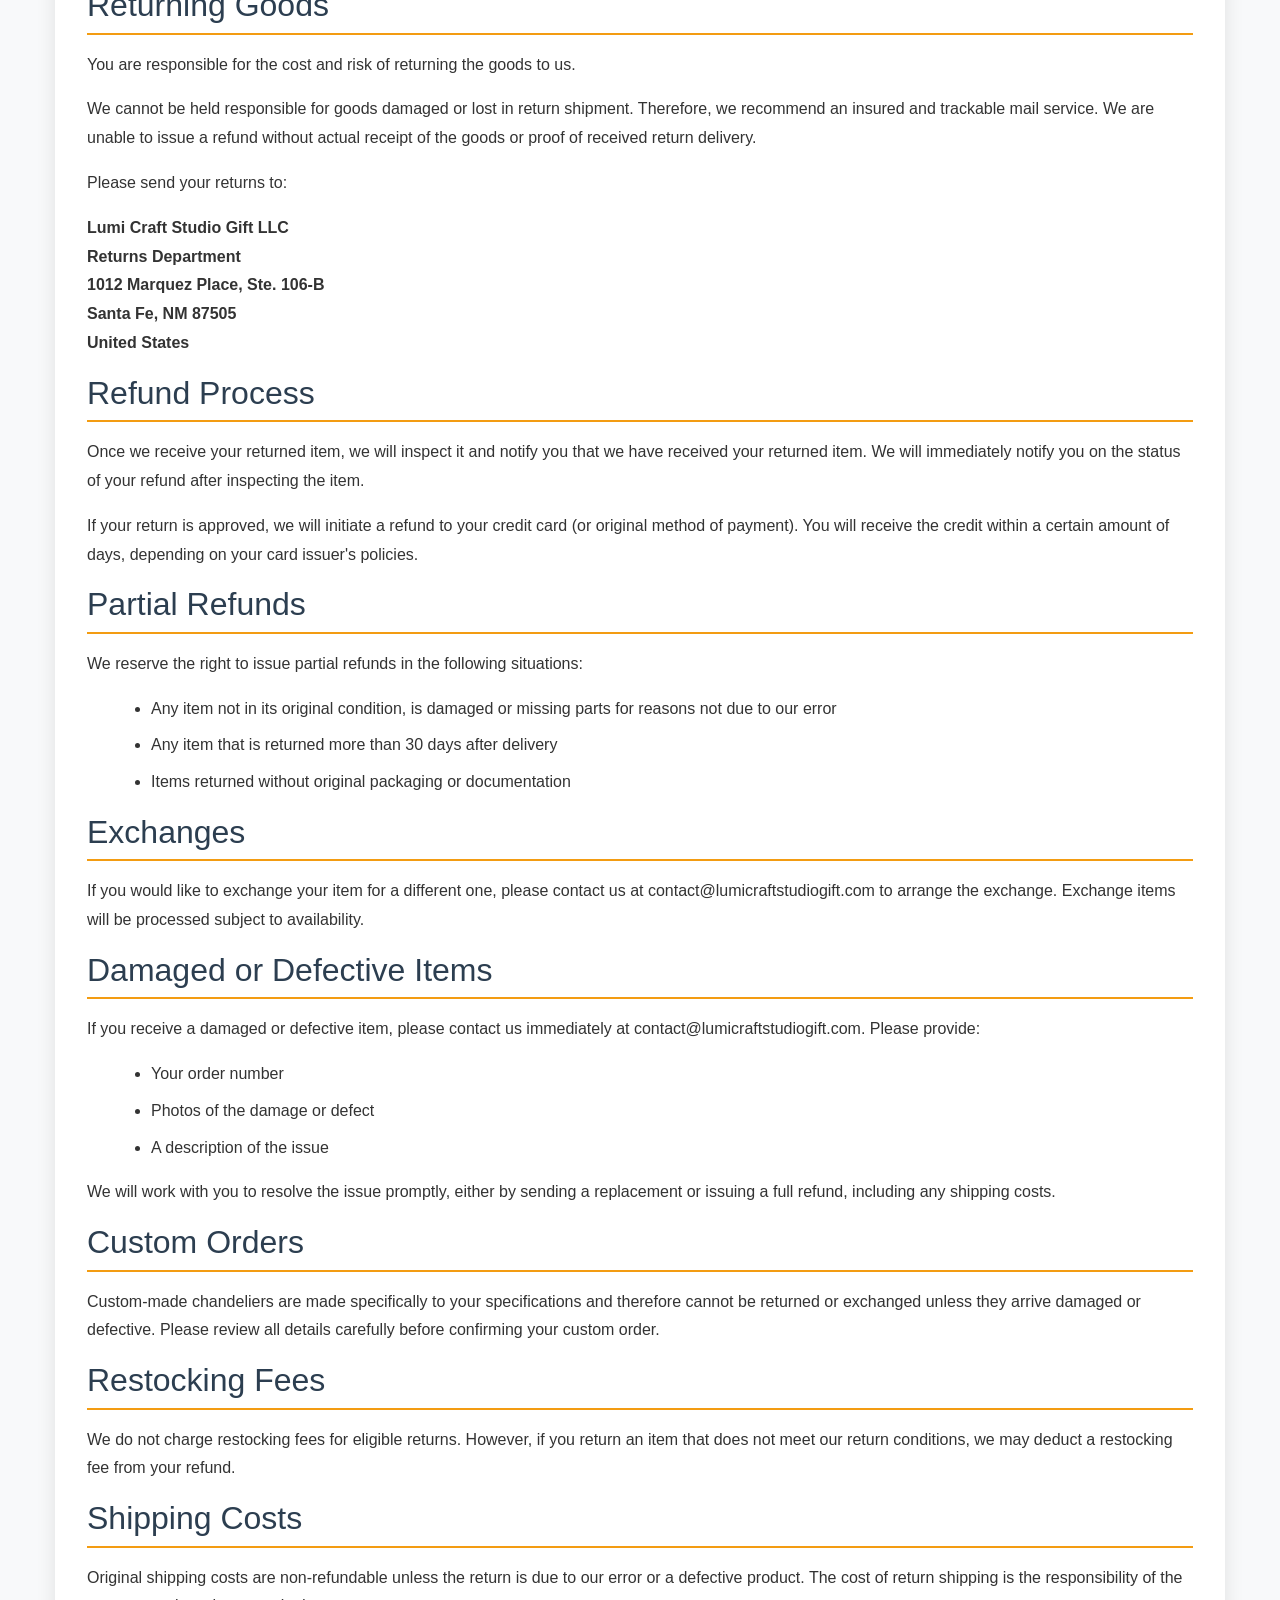
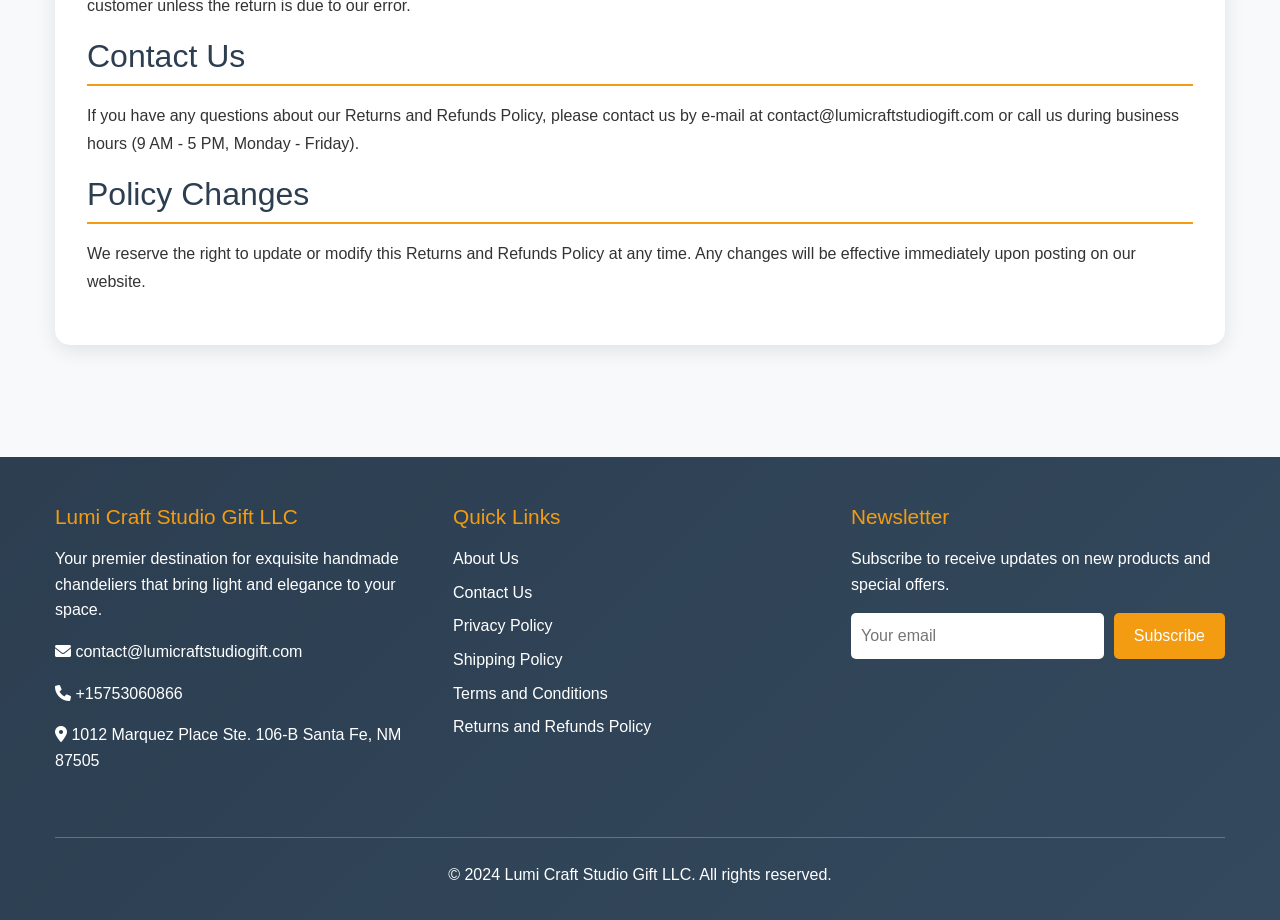
<file: returns-refunds.html>
<!DOCTYPE html>
<html lang="en">
<head>
    <meta charset="UTF-8">
    <meta name="viewport" content="width=device-width, initial-scale=1.0">
    <title>Returns and Refunds Policy - Lumi Craft Studio Gift LLC</title>
    <link href="https://cdn.jsdelivr.net/npm/bootstrap@5.3.0/dist/css/bootstrap.min.css" rel="stylesheet">
    <link rel="stylesheet" href="css/styles.css">
    <link rel="stylesheet" href="https://cdnjs.cloudflare.com/ajax/libs/font-awesome/6.0.0/css/all.min.css">
</head>
<body>
    <!-- Header -->
    <header class="header">
        <div class="top-bar">
            <div class="container">
                <div class="contact-info">
                    <i class="fas fa-envelope"></i> contact@lumicraftstudiogift.com
                    <span class="ms-3"><i class="fas fa-phone"></i> +15753060866</span>
                    <span class="ms-3"><i class="fas fa-map-marker-alt"></i> 1012 Marquez Place Ste. 106-B Santa Fe, NM 87505</span>
                </div>
                <div class="social-links">
                    <a href="#" class="text-white me-2"><i class="fab fa-facebook"></i></a>
                    <a href="#" class="text-white me-2"><i class="fab fa-instagram"></i></a>
                    <a href="#" class="text-white"><i class="fab fa-pinterest"></i></a>
                </div>
            </div>
        </div>
        <nav class="navbar navbar-expand-lg main-nav">
            <div class="container">
                <a class="navbar-brand" href="index.html">
                    <i class="fas fa-lightbulb me-2"></i>Lumi Craft Studio Gift
                </a>
                <button class="navbar-toggler" type="button" data-bs-toggle="collapse" data-bs-target="#navbarNav">
                    <span class="navbar-toggler-icon"></span>
                </button>
                <div class="collapse navbar-collapse" id="navbarNav">
                    <ul class="navbar-nav ms-auto">
                        <li class="nav-item">
                            <a class="nav-link" href="index.html">Home</a>
                        </li>
                        <li class="nav-item">
                            <a class="nav-link" href="products.html">Products</a>
                        </li>
                        <li class="nav-item">
                            <a class="nav-link" href="about.html">About Us</a>
                        </li>
                        <li class="nav-item">
                            <a class="nav-link" href="contact.html">Contact Us</a>
                        </li>
                        <li class="nav-item">
                            <a class="nav-link" href="cart.html">
                                <i class="fas fa-shopping-cart"></i> Cart
                                <span class="cart-badge" id="cart-count">0</span>
                            </a>
                        </li>
                    </ul>
                </div>
            </div>
        </nav>
    </header>

    <!-- Page Header -->
    <section class="py-5 bg-light">
        <div class="container">
            <h1 class="text-center mb-4">Returns and Refunds Policy</h1>
            <p class="text-center lead">Our commitment to your satisfaction</p>
        </div>
    </section>

    <!-- Returns and Refunds Content -->
    <section class="py-5">
        <div class="container">
            <div class="policy-content">
                <p><strong>Last updated:</strong> March 2024</p>
                
                <h2>Return Period</h2>
                <p>You are entitled to cancel your order within 30 days without giving any reason for doing so.</p>
                
                <p>The deadline for canceling an order is 30 days from the date you received the goods or on which a third party you have appointed, who is not the carrier, takes possession of the product delivered.</p>
                
                <h2>How to Cancel Your Order</h2>
                <p>In order to exercise your right of cancellation, you must inform us of your decision by means of a clear statement.</p>
                
                <p>You can inform us of your decision by e-mail at contact@lumicraftstudiogift.com</p>
                
                <p>We will reimburse you no later than 30 days from the day on which we receive the returned goods. We will use the same means of payment as you used for the order, and you will not incur any fees for such reimbursement.</p>
                
                <h2>Conditions for Returns</h2>
                <p>In order for the goods to be eligible for a return, please make sure that:</p>
                <ul>
                    <li>The goods were purchased in the last 30 days</li>
                    <li>The goods are in the original packaging</li>
                    <li>The goods are unused and in resalable condition</li>
                    <li>All tags and labels are intact</li>
                    <li>Proof of purchase is provided</li>
                </ul>
                
                <h2>Products That Cannot Be Returned</h2>
                <p>The following goods cannot be returned:</p>
                <ul>
                    <li>The supply of goods made to your specifications or clearly personalized</li>
                    <li>The supply of goods which according to their nature are not suitable to be returned, for example goods which deteriorate rapidly or where the date of expiry is over</li>
                    <li>The supply of goods which are not suitable for return due to health protection or hygiene reasons and were unsealed after delivery</li>
                    <li>The supply of goods which are, after delivery, according to their nature, inseparably mixed with other items</li>
                    <li>Custom-made chandeliers designed specifically for your requirements</li>
                </ul>
                
                <p>We reserve the right to refuse returns of any merchandise that does not meet the above return conditions at our sole discretion.</p>
                
                <h2>Returning Goods</h2>
                <p>You are responsible for the cost and risk of returning the goods to us.</p>
                
                <p>We cannot be held responsible for goods damaged or lost in return shipment. Therefore, we recommend an insured and trackable mail service. We are unable to issue a refund without actual receipt of the goods or proof of received return delivery.</p>
                
                <p>Please send your returns to:</p>
                <p><strong>Lumi Craft Studio Gift LLC<br>
                Returns Department<br>
                1012 Marquez Place, Ste. 106-B<br>
                Santa Fe, NM 87505<br>
                United States</strong></p>
                
                <h2>Refund Process</h2>
                <p>Once we receive your returned item, we will inspect it and notify you that we have received your returned item. We will immediately notify you on the status of your refund after inspecting the item.</p>
                
                <p>If your return is approved, we will initiate a refund to your credit card (or original method of payment). You will receive the credit within a certain amount of days, depending on your card issuer's policies.</p>
                
                <h2>Partial Refunds</h2>
                <p>We reserve the right to issue partial refunds in the following situations:</p>
                <ul>
                    <li>Any item not in its original condition, is damaged or missing parts for reasons not due to our error</li>
                    <li>Any item that is returned more than 30 days after delivery</li>
                    <li>Items returned without original packaging or documentation</li>
                </ul>
                
                <h2>Exchanges</h2>
                <p>If you would like to exchange your item for a different one, please contact us at contact@lumicraftstudiogift.com to arrange the exchange. Exchange items will be processed subject to availability.</p>
                
                <h2>Damaged or Defective Items</h2>
                <p>If you receive a damaged or defective item, please contact us immediately at contact@lumicraftstudiogift.com. Please provide:</p>
                <ul>
                    <li>Your order number</li>
                    <li>Photos of the damage or defect</li>
                    <li>A description of the issue</li>
                </ul>
                
                <p>We will work with you to resolve the issue promptly, either by sending a replacement or issuing a full refund, including any shipping costs.</p>
                
                <h2>Custom Orders</h2>
                <p>Custom-made chandeliers are made specifically to your specifications and therefore cannot be returned or exchanged unless they arrive damaged or defective. Please review all details carefully before confirming your custom order.</p>
                
                <h2>Restocking Fees</h2>
                <p>We do not charge restocking fees for eligible returns. However, if you return an item that does not meet our return conditions, we may deduct a restocking fee from your refund.</p>
                
                <h2>Shipping Costs</h2>
                <p>Original shipping costs are non-refundable unless the return is due to our error or a defective product. The cost of return shipping is the responsibility of the customer unless the return is due to our error.</p>
                
                <h2>Contact Us</h2>
                <p>If you have any questions about our Returns and Refunds Policy, please contact us by e-mail at contact@lumicraftstudiogift.com or call us during business hours (9 AM - 5 PM, Monday - Friday).</p>
                
                <h2>Policy Changes</h2>
                <p>We reserve the right to update or modify this Returns and Refunds Policy at any time. Any changes will be effective immediately upon posting on our website.</p>
            </div>
        </div>
    </section>

    <!-- Footer -->
    <footer class="footer">
        <div class="container">
            <div class="row">
                <div class="col-lg-4 mb-4">
                    <div class="footer-widget">
                        <h3>Lumi Craft Studio Gift LLC</h3>
                        <p>Your premier destination for exquisite handmade chandeliers that bring light and elegance to your space.</p>
                        <p><i class="fas fa-envelope"></i> contact@lumicraftstudiogift.com</p>
                        <p><i class="fas fa-phone"></i> +15753060866</p>
                        <p><i class="fas fa-map-marker-alt"></i> 1012 Marquez Place Ste. 106-B Santa Fe, NM 87505</p>
                    </div>
                </div>
                <div class="col-lg-4 mb-4">
                    <div class="footer-widget">
                        <h3>Quick Links</h3>
                        <ul>
                            <li><a href="about.html">About Us</a></li>
                            <li><a href="contact.html">Contact Us</a></li>
                            <li><a href="privacy-policy.html">Privacy Policy</a></li>
                            <li><a href="shipping-policy.html">Shipping Policy</a></li>
                            <li><a href="terms-conditions.html">Terms and Conditions</a></li>
                            <li><a href="returns-refunds.html">Returns and Refunds Policy</a></li>
                        </ul>
                    </div>
                </div>
                <div class="col-lg-4 mb-4">
                    <div class="footer-widget">
                        <h3>Newsletter</h3>
                        <p>Subscribe to receive updates on new products and special offers.</p>
                        <form class="newsletter-form" id="newsletter-form">
                            <input type="email" placeholder="Your email" required>
                            <button type="submit">Subscribe</button>
                        </form>
                    </div>
                </div>
            </div>
            <hr class="bg-white my-4">
            <div class="text-center">
                <p>&copy; 2024 Lumi Craft Studio Gift LLC. All rights reserved.</p>
            </div>
        </div>
    </footer>

    <!-- Notification -->
    <div id="notification" class="notification"></div>

    <script src="https://cdn.jsdelivr.net/npm/bootstrap@5.3.0/dist/js/bootstrap.bundle.min.js"></script>
    <script src="js/script.js"></script>
</body>
</html>
</file>
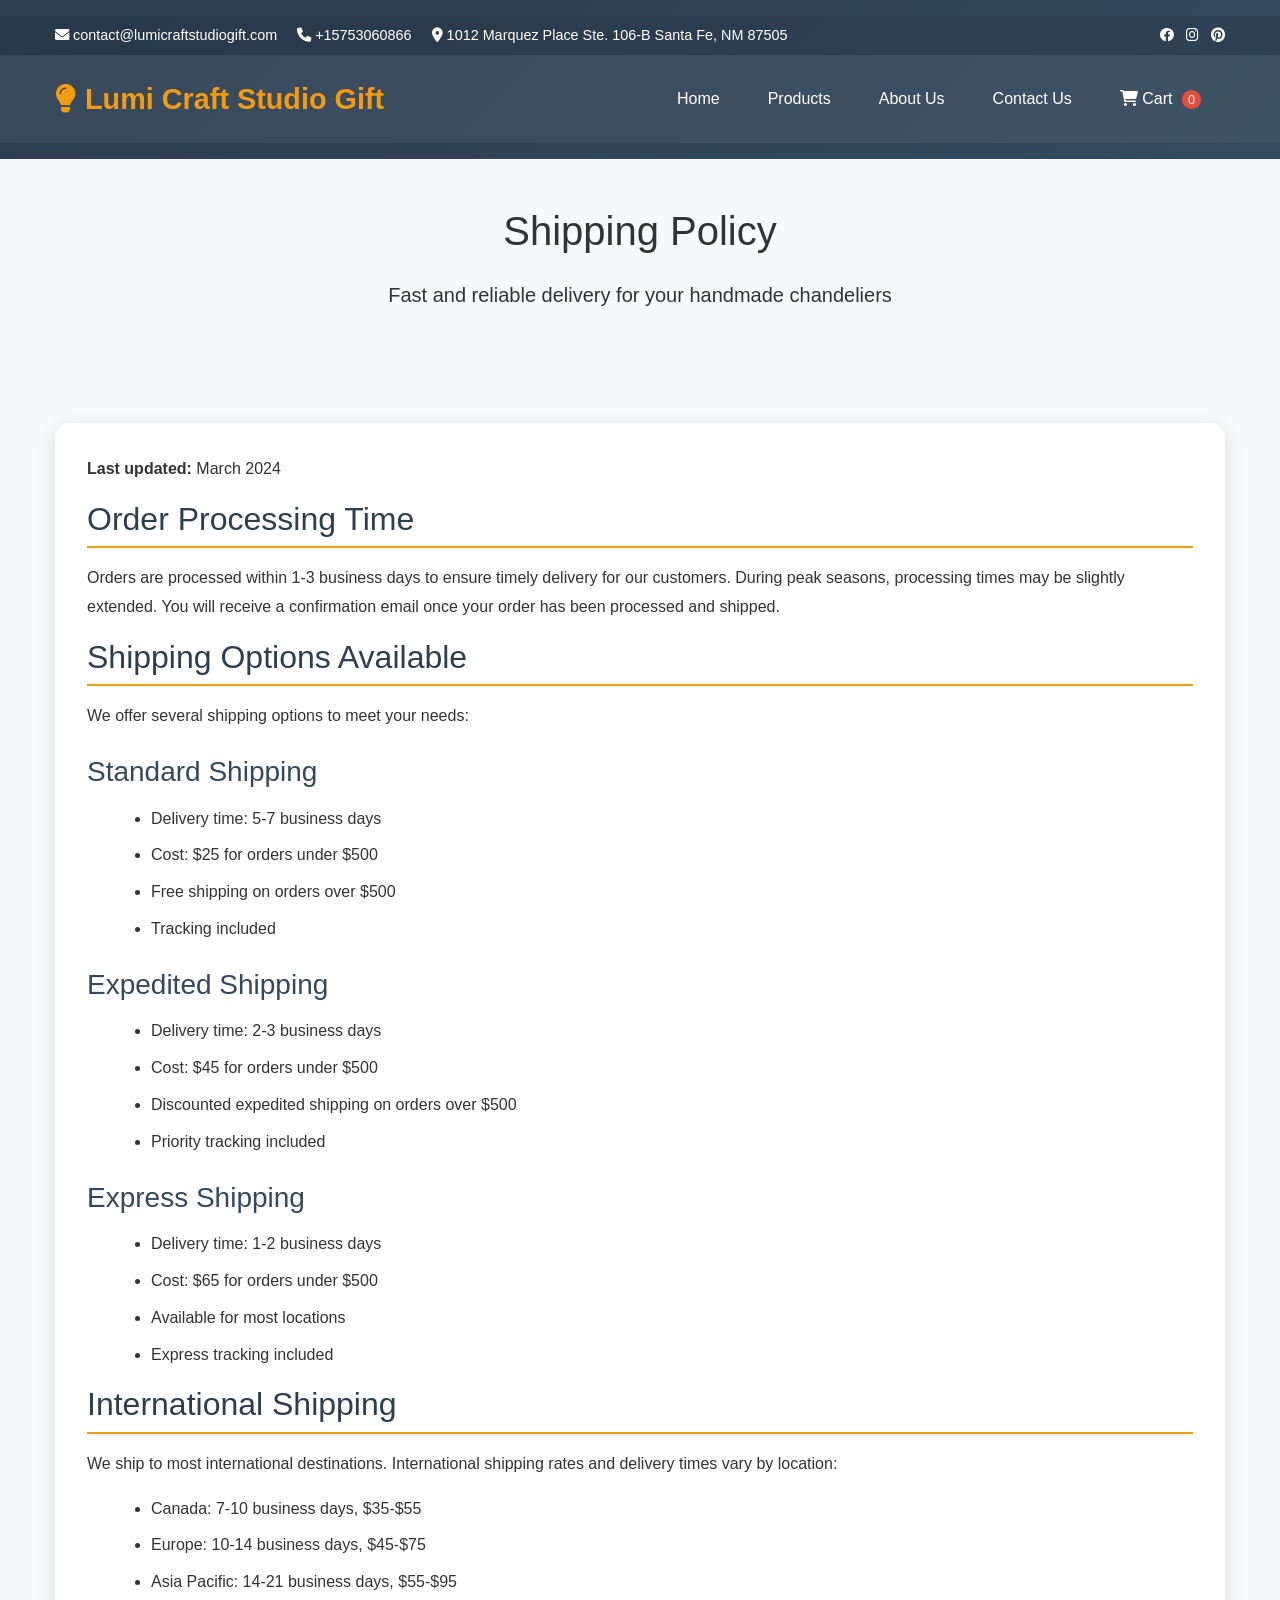
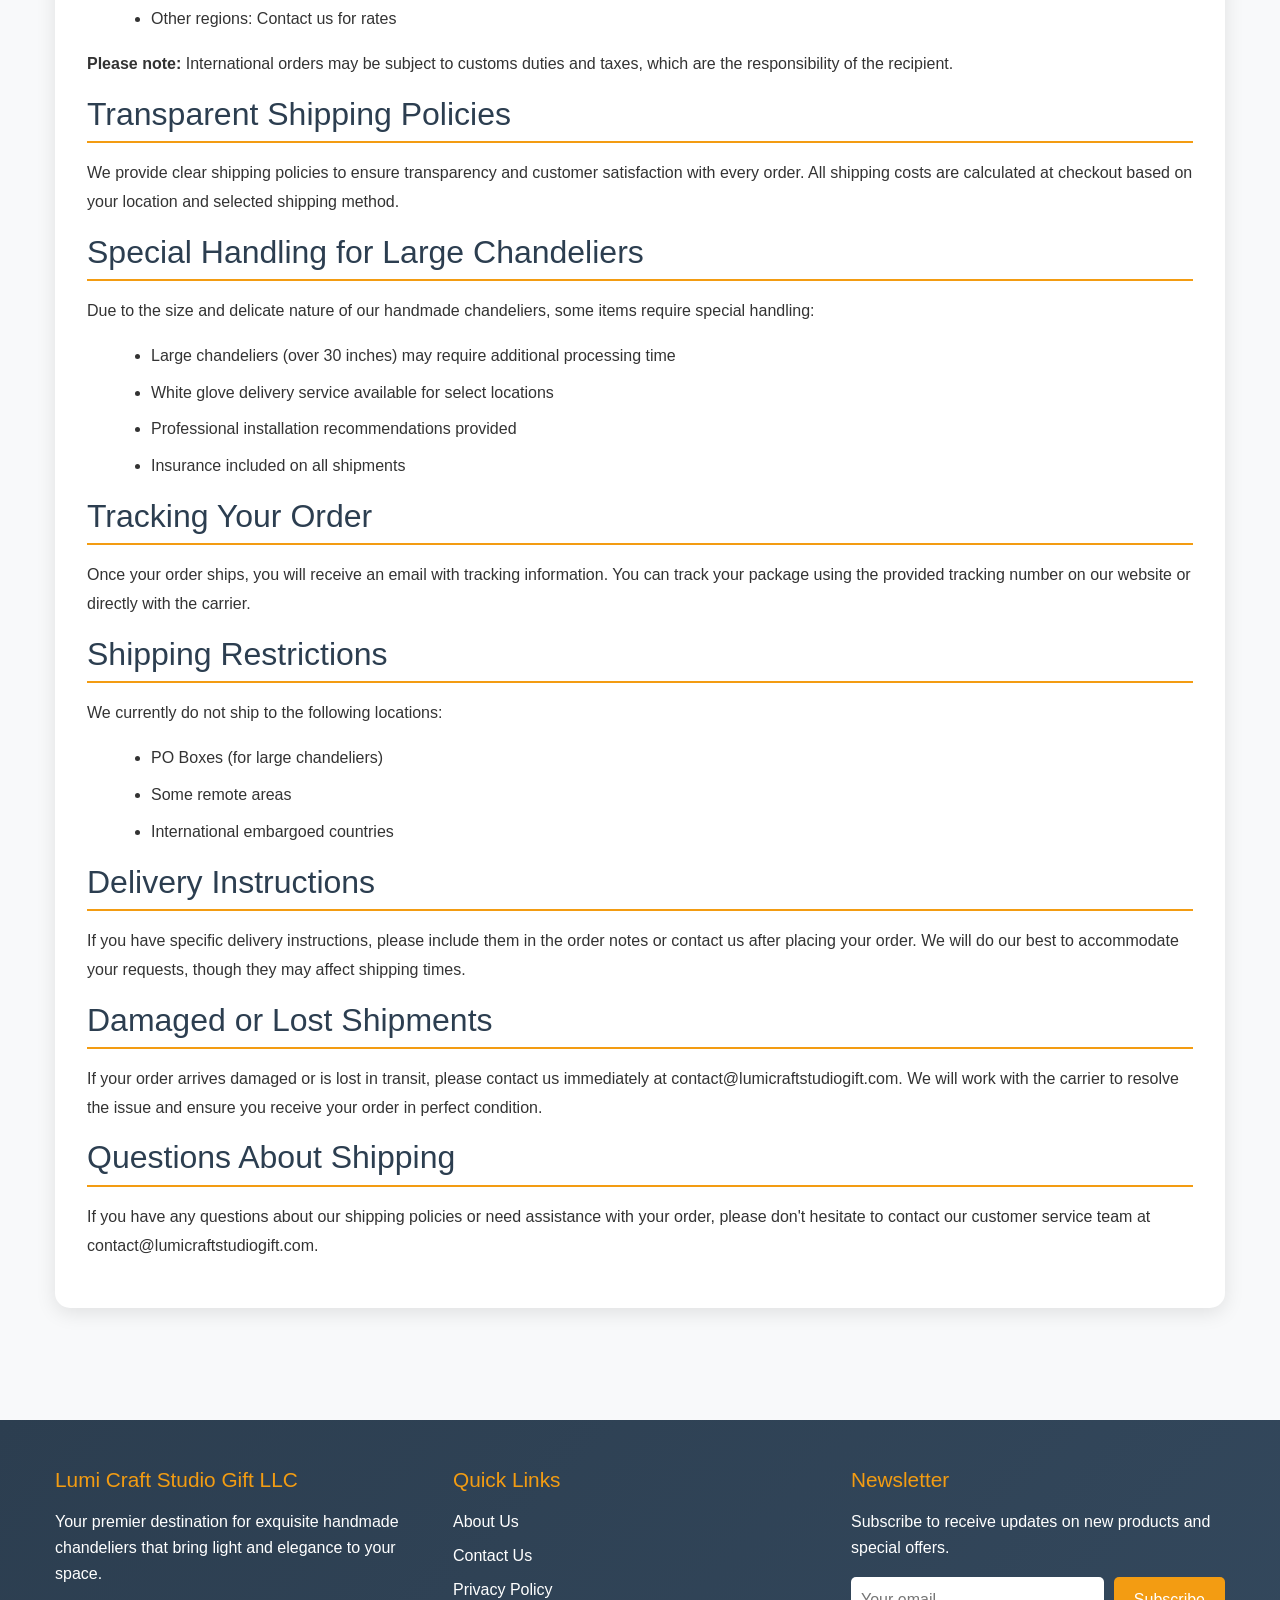
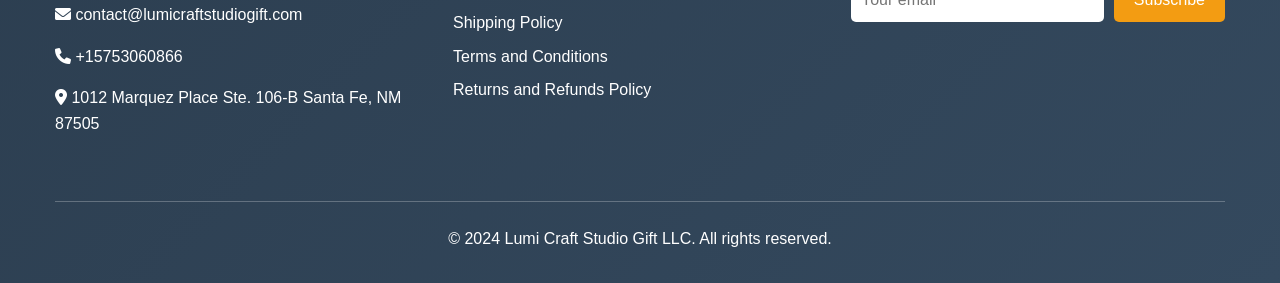
<file: shipping-policy.html>
<!DOCTYPE html>
<html lang="en">
<head>
    <meta charset="UTF-8">
    <meta name="viewport" content="width=device-width, initial-scale=1.0">
    <title>Shipping Policy - Lumi Craft Studio Gift LLC</title>
    <link href="https://cdn.jsdelivr.net/npm/bootstrap@5.3.0/dist/css/bootstrap.min.css" rel="stylesheet">
    <link rel="stylesheet" href="css/styles.css">
    <link rel="stylesheet" href="https://cdnjs.cloudflare.com/ajax/libs/font-awesome/6.0.0/css/all.min.css">
</head>
<body>
    <!-- Header -->
    <header class="header">
        <div class="top-bar">
            <div class="container">
                <div class="contact-info">
                    <i class="fas fa-envelope"></i> contact@lumicraftstudiogift.com
                    <span class="ms-3"><i class="fas fa-phone"></i> +15753060866</span>
                    <span class="ms-3"><i class="fas fa-map-marker-alt"></i> 1012 Marquez Place Ste. 106-B Santa Fe, NM 87505</span>
                </div>
                <div class="social-links">
                    <a href="#" class="text-white me-2"><i class="fab fa-facebook"></i></a>
                    <a href="#" class="text-white me-2"><i class="fab fa-instagram"></i></a>
                    <a href="#" class="text-white"><i class="fab fa-pinterest"></i></a>
                </div>
            </div>
        </div>
        <nav class="navbar navbar-expand-lg main-nav">
            <div class="container">
                <a class="navbar-brand" href="index.html">
                    <i class="fas fa-lightbulb me-2"></i>Lumi Craft Studio Gift
                </a>
                <button class="navbar-toggler" type="button" data-bs-toggle="collapse" data-bs-target="#navbarNav">
                    <span class="navbar-toggler-icon"></span>
                </button>
                <div class="collapse navbar-collapse" id="navbarNav">
                    <ul class="navbar-nav ms-auto">
                        <li class="nav-item">
                            <a class="nav-link" href="index.html">Home</a>
                        </li>
                        <li class="nav-item">
                            <a class="nav-link" href="products.html">Products</a>
                        </li>
                        <li class="nav-item">
                            <a class="nav-link" href="about.html">About Us</a>
                        </li>
                        <li class="nav-item">
                            <a class="nav-link" href="contact.html">Contact Us</a>
                        </li>
                        <li class="nav-item">
                            <a class="nav-link" href="cart.html">
                                <i class="fas fa-shopping-cart"></i> Cart
                                <span class="cart-badge" id="cart-count">0</span>
                            </a>
                        </li>
                    </ul>
                </div>
            </div>
        </nav>
    </header>

    <!-- Page Header -->
    <section class="py-5 bg-light">
        <div class="container">
            <h1 class="text-center mb-4">Shipping Policy</h1>
            <p class="text-center lead">Fast and reliable delivery for your handmade chandeliers</p>
        </div>
    </section>

    <!-- Shipping Policy Content -->
    <section class="py-5">
        <div class="container">
            <div class="policy-content">
                <p><strong>Last updated:</strong> March 2024</p>
                
                <h2>Order Processing Time</h2>
                <p>Orders are processed within 1-3 business days to ensure timely delivery for our customers. During peak seasons, processing times may be slightly extended. You will receive a confirmation email once your order has been processed and shipped.</p>
                
                <h2>Shipping Options Available</h2>
                <p>We offer several shipping options to meet your needs:</p>
                
                <h3>Standard Shipping</h3>
                <ul>
                    <li>Delivery time: 5-7 business days</li>
                    <li>Cost: $25 for orders under $500</li>
                    <li>Free shipping on orders over $500</li>
                    <li>Tracking included</li>
                </ul>
                
                <h3>Expedited Shipping</h3>
                <ul>
                    <li>Delivery time: 2-3 business days</li>
                    <li>Cost: $45 for orders under $500</li>
                    <li>Discounted expedited shipping on orders over $500</li>
                    <li>Priority tracking included</li>
                </ul>
                
                <h3>Express Shipping</h3>
                <ul>
                    <li>Delivery time: 1-2 business days</li>
                    <li>Cost: $65 for orders under $500</li>
                    <li>Available for most locations</li>
                    <li>Express tracking included</li>
                </ul>
                
                <h2>International Shipping</h2>
                <p>We ship to most international destinations. International shipping rates and delivery times vary by location:</p>
                <ul>
                    <li>Canada: 7-10 business days, $35-$55</li>
                    <li>Europe: 10-14 business days, $45-$75</li>
                    <li>Asia Pacific: 14-21 business days, $55-$95</li>
                    <li>Other regions: Contact us for rates</li>
                </ul>
                
                <p><strong>Please note:</strong> International orders may be subject to customs duties and taxes, which are the responsibility of the recipient.</p>
                
                <h2>Transparent Shipping Policies</h2>
                <p>We provide clear shipping policies to ensure transparency and customer satisfaction with every order. All shipping costs are calculated at checkout based on your location and selected shipping method.</p>
                
                <h2>Special Handling for Large Chandeliers</h2>
                <p>Due to the size and delicate nature of our handmade chandeliers, some items require special handling:</p>
                <ul>
                    <li>Large chandeliers (over 30 inches) may require additional processing time</li>
                    <li>White glove delivery service available for select locations</li>
                    <li>Professional installation recommendations provided</li>
                    <li>Insurance included on all shipments</li>
                </ul>
                
                <h2>Tracking Your Order</h2>
                <p>Once your order ships, you will receive an email with tracking information. You can track your package using the provided tracking number on our website or directly with the carrier.</p>
                
                <h2>Shipping Restrictions</h2>
                <p>We currently do not ship to the following locations:</p>
                <ul>
                    <li>PO Boxes (for large chandeliers)</li>
                    <li>Some remote areas</li>
                    <li>International embargoed countries</li>
                </ul>
                
                <h2>Delivery Instructions</h2>
                <p>If you have specific delivery instructions, please include them in the order notes or contact us after placing your order. We will do our best to accommodate your requests, though they may affect shipping times.</p>
                
                <h2>Damaged or Lost Shipments</h2>
                <p>If your order arrives damaged or is lost in transit, please contact us immediately at contact@lumicraftstudiogift.com. We will work with the carrier to resolve the issue and ensure you receive your order in perfect condition.</p>
                
                <h2>Questions About Shipping</h2>
                <p>If you have any questions about our shipping policies or need assistance with your order, please don't hesitate to contact our customer service team at contact@lumicraftstudiogift.com.</p>
            </div>
        </div>
    </section>

    <!-- Footer -->
    <footer class="footer">
        <div class="container">
            <div class="row">
                <div class="col-lg-4 mb-4">
                    <div class="footer-widget">
                        <h3>Lumi Craft Studio Gift LLC</h3>
                        <p>Your premier destination for exquisite handmade chandeliers that bring light and elegance to your space.</p>
                        <p><i class="fas fa-envelope"></i> contact@lumicraftstudiogift.com</p>
                        <p><i class="fas fa-phone"></i> +15753060866</p>
                        <p><i class="fas fa-map-marker-alt"></i> 1012 Marquez Place Ste. 106-B Santa Fe, NM 87505</p>
                    </div>
                </div>
                <div class="col-lg-4 mb-4">
                    <div class="footer-widget">
                        <h3>Quick Links</h3>
                        <ul>
                            <li><a href="about.html">About Us</a></li>
                            <li><a href="contact.html">Contact Us</a></li>
                            <li><a href="privacy-policy.html">Privacy Policy</a></li>
                            <li><a href="shipping-policy.html">Shipping Policy</a></li>
                            <li><a href="terms-conditions.html">Terms and Conditions</a></li>
                            <li><a href="returns-refunds.html">Returns and Refunds Policy</a></li>
                        </ul>
                    </div>
                </div>
                <div class="col-lg-4 mb-4">
                    <div class="footer-widget">
                        <h3>Newsletter</h3>
                        <p>Subscribe to receive updates on new products and special offers.</p>
                        <form class="newsletter-form" id="newsletter-form">
                            <input type="email" placeholder="Your email" required>
                            <button type="submit">Subscribe</button>
                        </form>
                    </div>
                </div>
            </div>
            <hr class="bg-white my-4">
            <div class="text-center">
                <p>&copy; 2024 Lumi Craft Studio Gift LLC. All rights reserved.</p>
            </div>
        </div>
    </footer>

    <!-- Notification -->
    <div id="notification" class="notification"></div>

    <script src="https://cdn.jsdelivr.net/npm/bootstrap@5.3.0/dist/js/bootstrap.bundle.min.js"></script>
    <script src="js/script.js"></script>
</body>
</html>
</file>
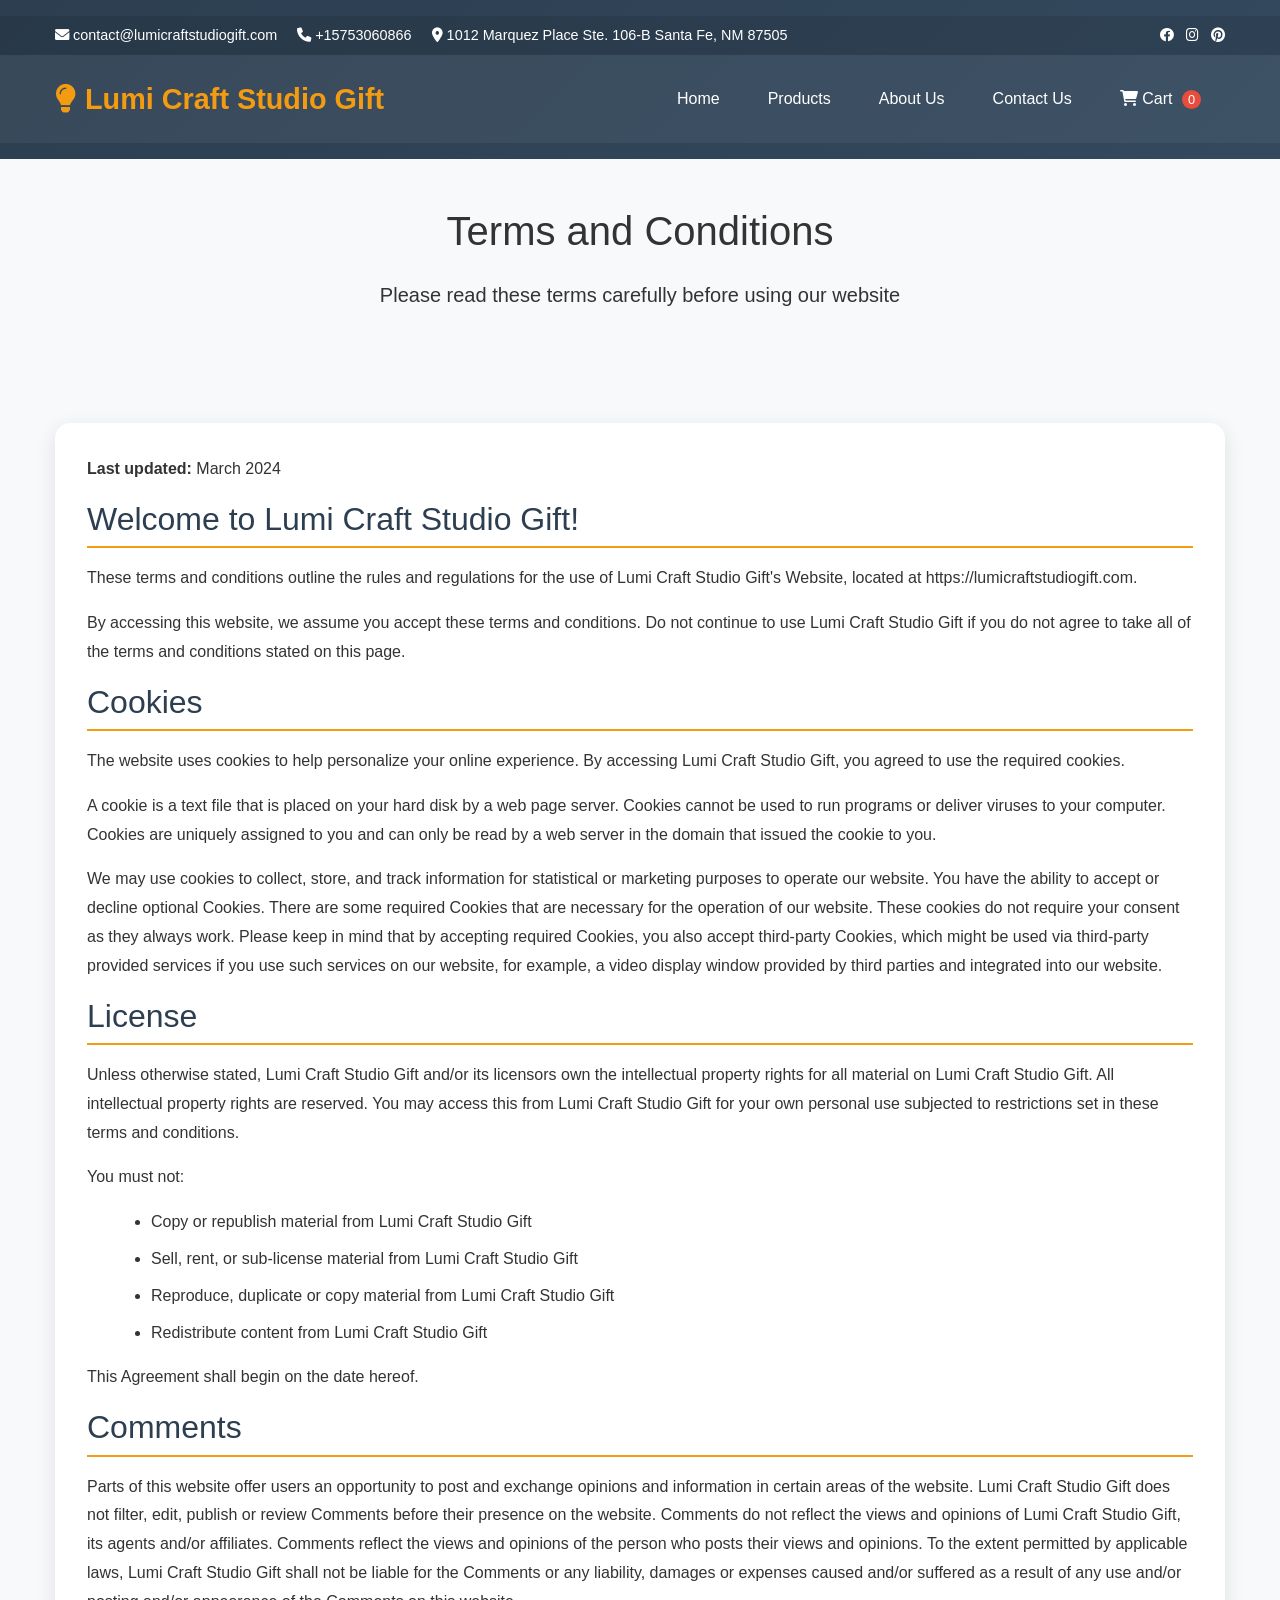
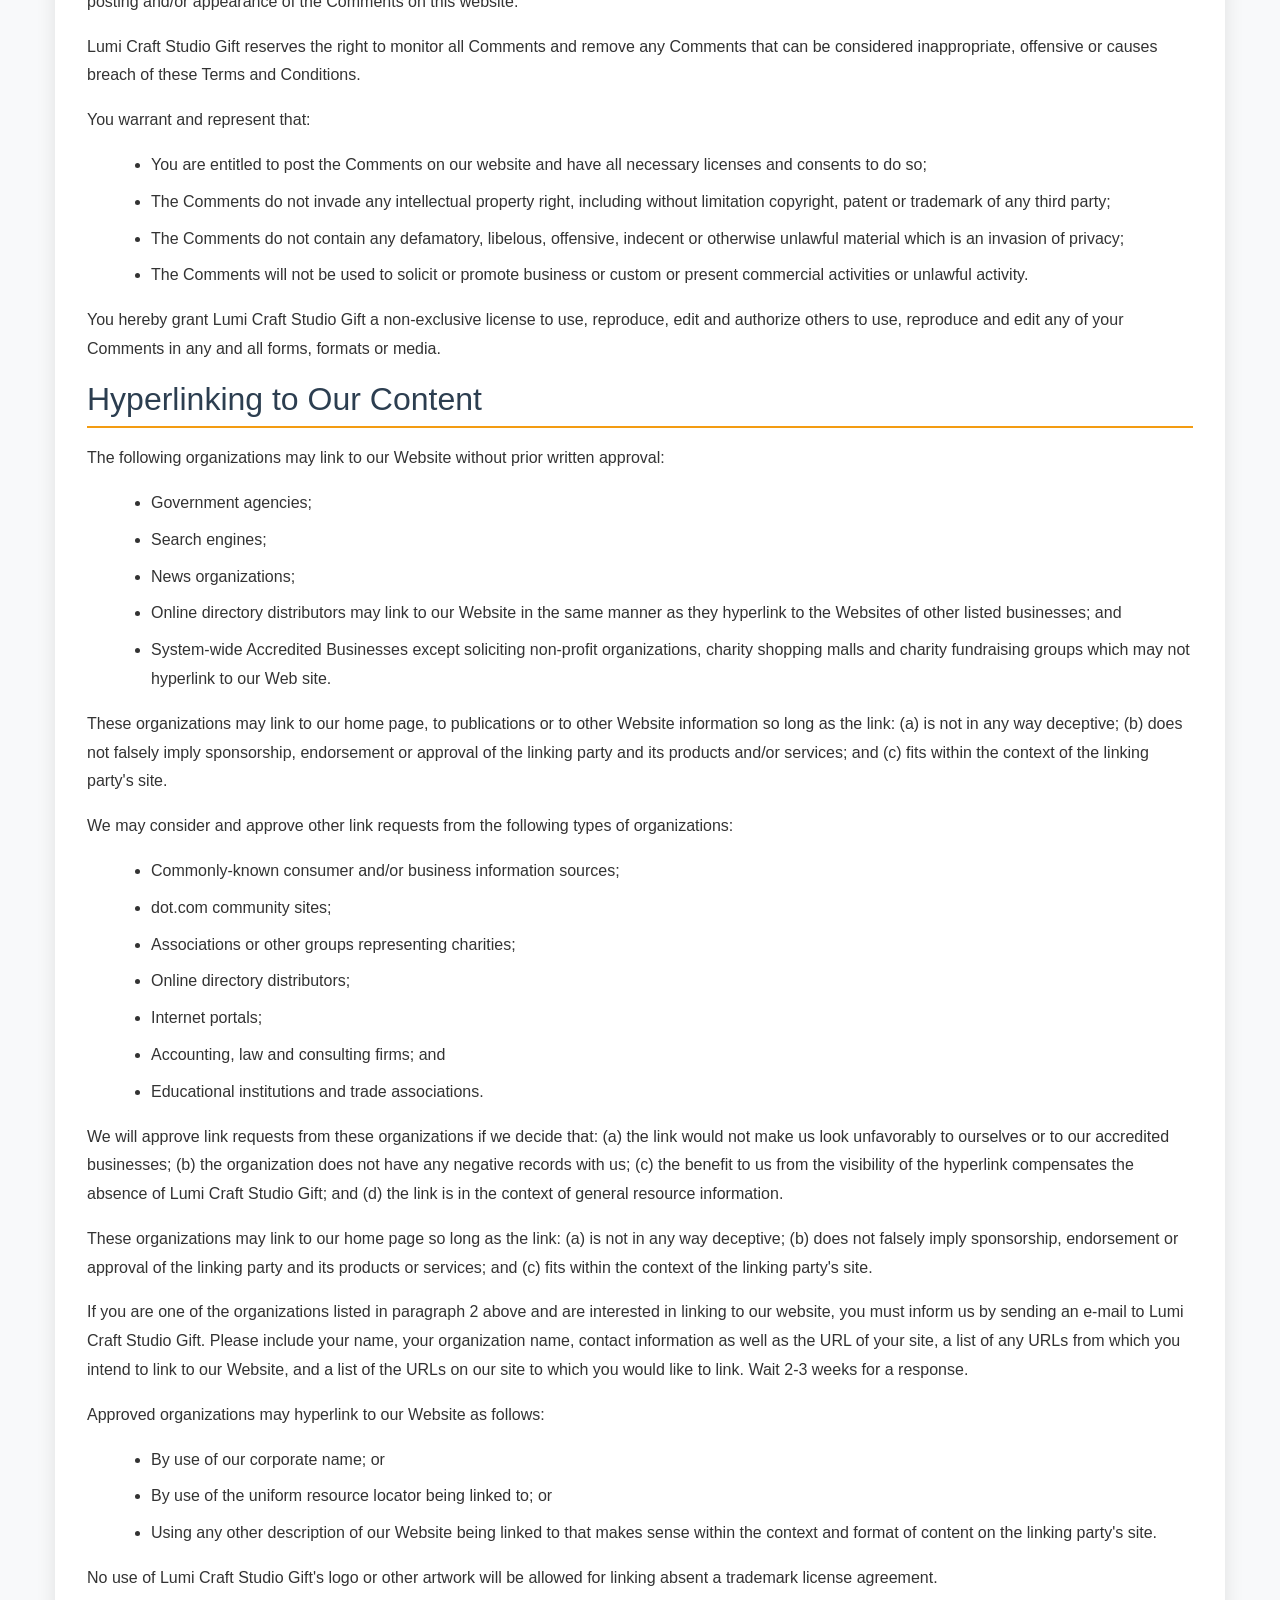
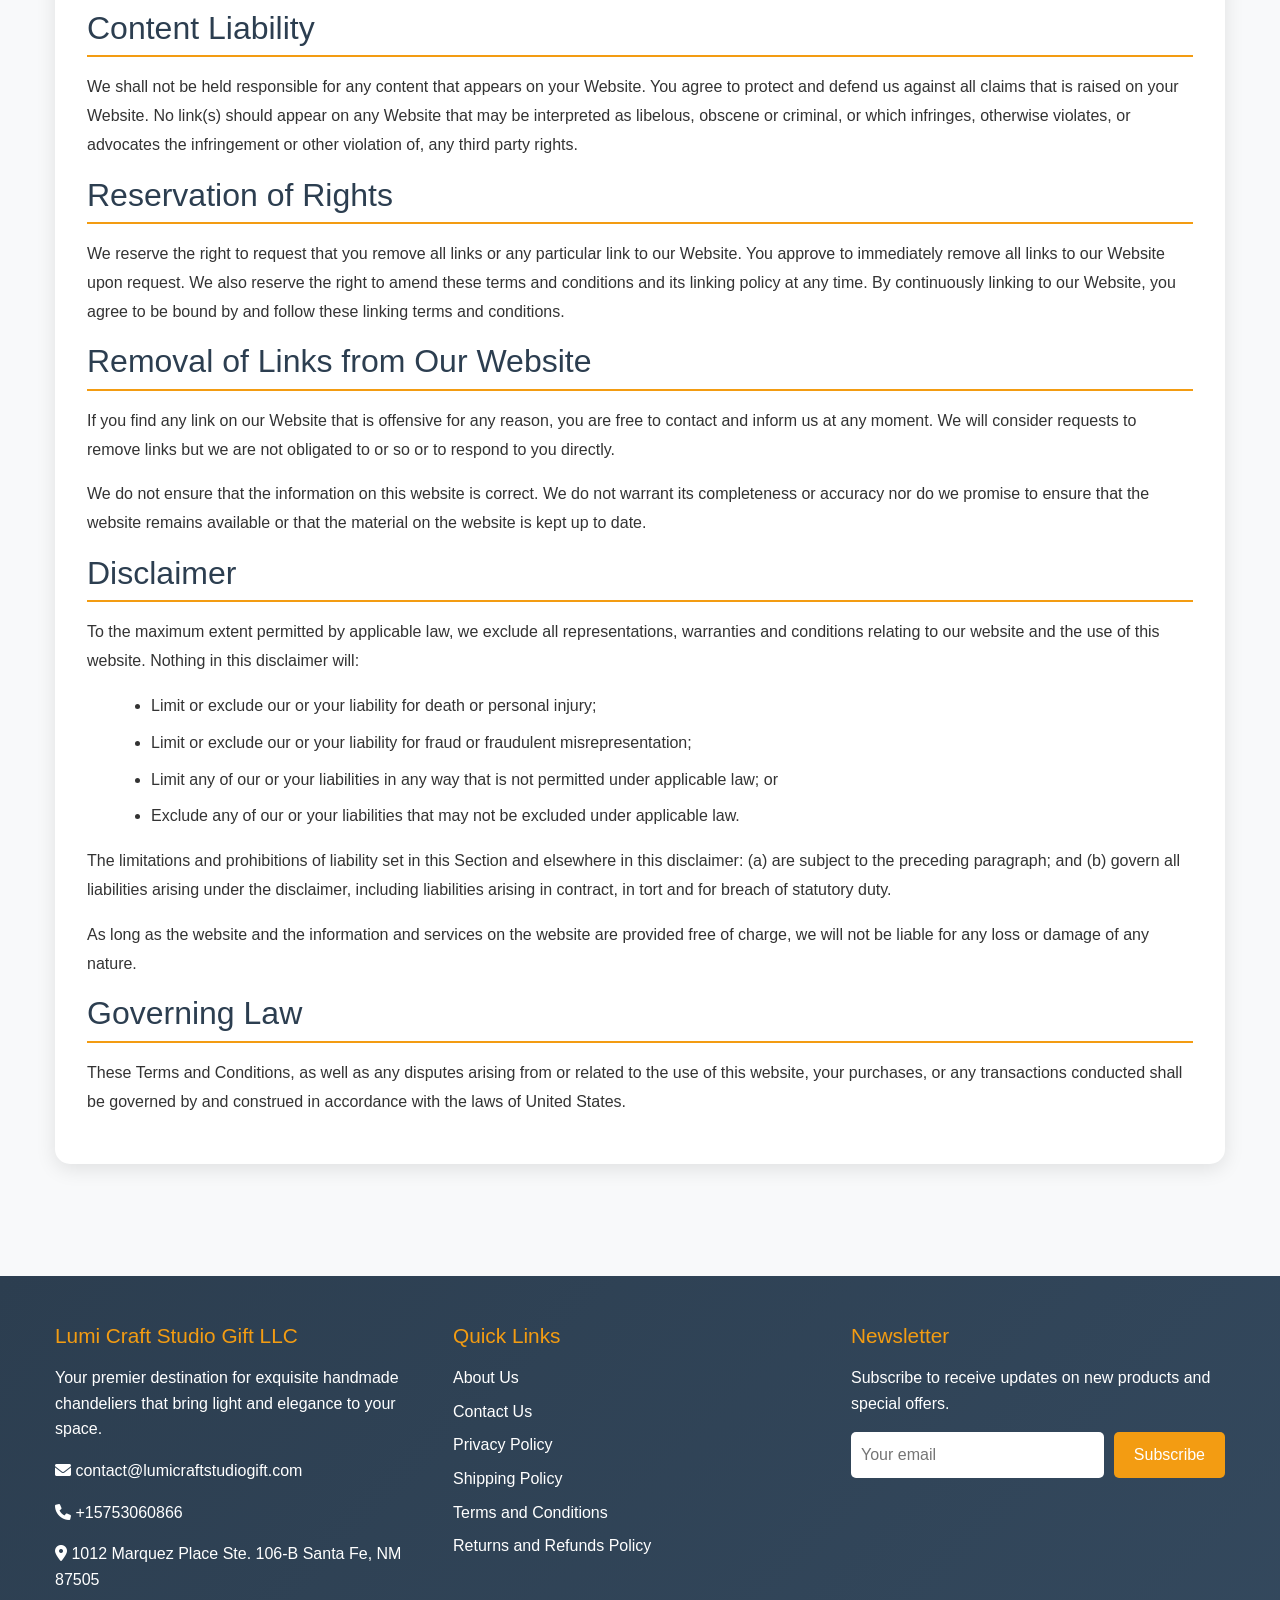
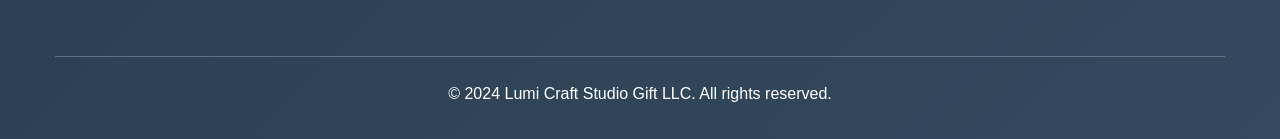
<file: terms-conditions.html>
<!DOCTYPE html>
<html lang="en">
<head>
    <meta charset="UTF-8">
    <meta name="viewport" content="width=device-width, initial-scale=1.0">
    <title>Terms and Conditions - Lumi Craft Studio Gift LLC</title>
    <link href="https://cdn.jsdelivr.net/npm/bootstrap@5.3.0/dist/css/bootstrap.min.css" rel="stylesheet">
    <link rel="stylesheet" href="css/styles.css">
    <link rel="stylesheet" href="https://cdnjs.cloudflare.com/ajax/libs/font-awesome/6.0.0/css/all.min.css">
</head>
<body>
    <!-- Header -->
    <header class="header">
        <div class="top-bar">
            <div class="container">
                <div class="contact-info">
                    <i class="fas fa-envelope"></i> contact@lumicraftstudiogift.com
                    <span class="ms-3"><i class="fas fa-phone"></i> +15753060866</span>
                    <span class="ms-3"><i class="fas fa-map-marker-alt"></i> 1012 Marquez Place Ste. 106-B Santa Fe, NM 87505</span>
                </div>
                <div class="social-links">
                    <a href="#" class="text-white me-2"><i class="fab fa-facebook"></i></a>
                    <a href="#" class="text-white me-2"><i class="fab fa-instagram"></i></a>
                    <a href="#" class="text-white"><i class="fab fa-pinterest"></i></a>
                </div>
            </div>
        </div>
        <nav class="navbar navbar-expand-lg main-nav">
            <div class="container">
                <a class="navbar-brand" href="index.html">
                    <i class="fas fa-lightbulb me-2"></i>Lumi Craft Studio Gift
                </a>
                <button class="navbar-toggler" type="button" data-bs-toggle="collapse" data-bs-target="#navbarNav">
                    <span class="navbar-toggler-icon"></span>
                </button>
                <div class="collapse navbar-collapse" id="navbarNav">
                    <ul class="navbar-nav ms-auto">
                        <li class="nav-item">
                            <a class="nav-link" href="index.html">Home</a>
                        </li>
                        <li class="nav-item">
                            <a class="nav-link" href="products.html">Products</a>
                        </li>
                        <li class="nav-item">
                            <a class="nav-link" href="about.html">About Us</a>
                        </li>
                        <li class="nav-item">
                            <a class="nav-link" href="contact.html">Contact Us</a>
                        </li>
                        <li class="nav-item">
                            <a class="nav-link" href="cart.html">
                                <i class="fas fa-shopping-cart"></i> Cart
                                <span class="cart-badge" id="cart-count">0</span>
                            </a>
                        </li>
                    </ul>
                </div>
            </div>
        </nav>
    </header>

    <!-- Page Header -->
    <section class="py-5 bg-light">
        <div class="container">
            <h1 class="text-center mb-4">Terms and Conditions</h1>
            <p class="text-center lead">Please read these terms carefully before using our website</p>
        </div>
    </section>

    <!-- Terms and Conditions Content -->
    <section class="py-5">
        <div class="container">
            <div class="policy-content">
                <p><strong>Last updated:</strong> March 2024</p>
                
                <h2>Welcome to Lumi Craft Studio Gift!</h2>
                <p>These terms and conditions outline the rules and regulations for the use of Lumi Craft Studio Gift's Website, located at https://lumicraftstudiogift.com.</p>
                
                <p>By accessing this website, we assume you accept these terms and conditions. Do not continue to use Lumi Craft Studio Gift if you do not agree to take all of the terms and conditions stated on this page.</p>
                
                <h2>Cookies</h2>
                <p>The website uses cookies to help personalize your online experience. By accessing Lumi Craft Studio Gift, you agreed to use the required cookies.</p>
                
                <p>A cookie is a text file that is placed on your hard disk by a web page server. Cookies cannot be used to run programs or deliver viruses to your computer. Cookies are uniquely assigned to you and can only be read by a web server in the domain that issued the cookie to you.</p>
                
                <p>We may use cookies to collect, store, and track information for statistical or marketing purposes to operate our website. You have the ability to accept or decline optional Cookies. There are some required Cookies that are necessary for the operation of our website. These cookies do not require your consent as they always work. Please keep in mind that by accepting required Cookies, you also accept third-party Cookies, which might be used via third-party provided services if you use such services on our website, for example, a video display window provided by third parties and integrated into our website.</p>
                
                <h2>License</h2>
                <p>Unless otherwise stated, Lumi Craft Studio Gift and/or its licensors own the intellectual property rights for all material on Lumi Craft Studio Gift. All intellectual property rights are reserved. You may access this from Lumi Craft Studio Gift for your own personal use subjected to restrictions set in these terms and conditions.</p>
                
                <p>You must not:</p>
                <ul>
                    <li>Copy or republish material from Lumi Craft Studio Gift</li>
                    <li>Sell, rent, or sub-license material from Lumi Craft Studio Gift</li>
                    <li>Reproduce, duplicate or copy material from Lumi Craft Studio Gift</li>
                    <li>Redistribute content from Lumi Craft Studio Gift</li>
                </ul>
                
                <p>This Agreement shall begin on the date hereof.</p>
                
                <h2>Comments</h2>
                <p>Parts of this website offer users an opportunity to post and exchange opinions and information in certain areas of the website. Lumi Craft Studio Gift does not filter, edit, publish or review Comments before their presence on the website. Comments do not reflect the views and opinions of Lumi Craft Studio Gift, its agents and/or affiliates. Comments reflect the views and opinions of the person who posts their views and opinions. To the extent permitted by applicable laws, Lumi Craft Studio Gift shall not be liable for the Comments or any liability, damages or expenses caused and/or suffered as a result of any use and/or posting and/or appearance of the Comments on this website.</p>
                
                <p>Lumi Craft Studio Gift reserves the right to monitor all Comments and remove any Comments that can be considered inappropriate, offensive or causes breach of these Terms and Conditions.</p>
                
                <p>You warrant and represent that:</p>
                <ul>
                    <li>You are entitled to post the Comments on our website and have all necessary licenses and consents to do so;</li>
                    <li>The Comments do not invade any intellectual property right, including without limitation copyright, patent or trademark of any third party;</li>
                    <li>The Comments do not contain any defamatory, libelous, offensive, indecent or otherwise unlawful material which is an invasion of privacy;</li>
                    <li>The Comments will not be used to solicit or promote business or custom or present commercial activities or unlawful activity.</li>
                </ul>
                
                <p>You hereby grant Lumi Craft Studio Gift a non-exclusive license to use, reproduce, edit and authorize others to use, reproduce and edit any of your Comments in any and all forms, formats or media.</p>
                
                <h2>Hyperlinking to Our Content</h2>
                <p>The following organizations may link to our Website without prior written approval:</p>
                <ul>
                    <li>Government agencies;</li>
                    <li>Search engines;</li>
                    <li>News organizations;</li>
                    <li>Online directory distributors may link to our Website in the same manner as they hyperlink to the Websites of other listed businesses; and</li>
                    <li>System-wide Accredited Businesses except soliciting non-profit organizations, charity shopping malls and charity fundraising groups which may not hyperlink to our Web site.</li>
                </ul>
                
                <p>These organizations may link to our home page, to publications or to other Website information so long as the link: (a) is not in any way deceptive; (b) does not falsely imply sponsorship, endorsement or approval of the linking party and its products and/or services; and (c) fits within the context of the linking party's site.</p>
                
                <p>We may consider and approve other link requests from the following types of organizations:</p>
                <ul>
                    <li>Commonly-known consumer and/or business information sources;</li>
                    <li>dot.com community sites;</li>
                    <li>Associations or other groups representing charities;</li>
                    <li>Online directory distributors;</li>
                    <li>Internet portals;</li>
                    <li>Accounting, law and consulting firms; and</li>
                    <li>Educational institutions and trade associations.</li>
                </ul>
                
                <p>We will approve link requests from these organizations if we decide that: (a) the link would not make us look unfavorably to ourselves or to our accredited businesses; (b) the organization does not have any negative records with us; (c) the benefit to us from the visibility of the hyperlink compensates the absence of Lumi Craft Studio Gift; and (d) the link is in the context of general resource information.</p>
                
                <p>These organizations may link to our home page so long as the link: (a) is not in any way deceptive; (b) does not falsely imply sponsorship, endorsement or approval of the linking party and its products or services; and (c) fits within the context of the linking party's site.</p>
                
                <p>If you are one of the organizations listed in paragraph 2 above and are interested in linking to our website, you must inform us by sending an e-mail to Lumi Craft Studio Gift. Please include your name, your organization name, contact information as well as the URL of your site, a list of any URLs from which you intend to link to our Website, and a list of the URLs on our site to which you would like to link. Wait 2-3 weeks for a response.</p>
                
                <p>Approved organizations may hyperlink to our Website as follows:</p>
                <ul>
                    <li>By use of our corporate name; or</li>
                    <li>By use of the uniform resource locator being linked to; or</li>
                    <li>Using any other description of our Website being linked to that makes sense within the context and format of content on the linking party's site.</li>
                </ul>
                
                <p>No use of Lumi Craft Studio Gift's logo or other artwork will be allowed for linking absent a trademark license agreement.</p>
                
                <h2>Content Liability</h2>
                <p>We shall not be held responsible for any content that appears on your Website. You agree to protect and defend us against all claims that is raised on your Website. No link(s) should appear on any Website that may be interpreted as libelous, obscene or criminal, or which infringes, otherwise violates, or advocates the infringement or other violation of, any third party rights.</p>
                
                <h2>Reservation of Rights</h2>
                <p>We reserve the right to request that you remove all links or any particular link to our Website. You approve to immediately remove all links to our Website upon request. We also reserve the right to amend these terms and conditions and its linking policy at any time. By continuously linking to our Website, you agree to be bound by and follow these linking terms and conditions.</p>
                
                <h2>Removal of Links from Our Website</h2>
                <p>If you find any link on our Website that is offensive for any reason, you are free to contact and inform us at any moment. We will consider requests to remove links but we are not obligated to or so or to respond to you directly.</p>
                
                <p>We do not ensure that the information on this website is correct. We do not warrant its completeness or accuracy nor do we promise to ensure that the website remains available or that the material on the website is kept up to date.</p>
                
                <h2>Disclaimer</h2>
                <p>To the maximum extent permitted by applicable law, we exclude all representations, warranties and conditions relating to our website and the use of this website. Nothing in this disclaimer will:</p>
                <ul>
                    <li>Limit or exclude our or your liability for death or personal injury;</li>
                    <li>Limit or exclude our or your liability for fraud or fraudulent misrepresentation;</li>
                    <li>Limit any of our or your liabilities in any way that is not permitted under applicable law; or</li>
                    <li>Exclude any of our or your liabilities that may not be excluded under applicable law.</li>
                </ul>
                
                <p>The limitations and prohibitions of liability set in this Section and elsewhere in this disclaimer: (a) are subject to the preceding paragraph; and (b) govern all liabilities arising under the disclaimer, including liabilities arising in contract, in tort and for breach of statutory duty.</p>
                
                <p>As long as the website and the information and services on the website are provided free of charge, we will not be liable for any loss or damage of any nature.</p>
                
                <h2>Governing Law</h2>
                <p>These Terms and Conditions, as well as any disputes arising from or related to the use of this website, your purchases, or any transactions conducted shall be governed by and construed in accordance with the laws of United States.</p>
            </div>
        </div>
    </section>

    <!-- Footer -->
    <footer class="footer">
        <div class="container">
            <div class="row">
                <div class="col-lg-4 mb-4">
                    <div class="footer-widget">
                        <h3>Lumi Craft Studio Gift LLC</h3>
                        <p>Your premier destination for exquisite handmade chandeliers that bring light and elegance to your space.</p>
                        <p><i class="fas fa-envelope"></i> contact@lumicraftstudiogift.com</p>
                        <p><i class="fas fa-phone"></i> +15753060866</p>
                        <p><i class="fas fa-map-marker-alt"></i> 1012 Marquez Place Ste. 106-B Santa Fe, NM 87505</p>
                    </div>
                </div>
                <div class="col-lg-4 mb-4">
                    <div class="footer-widget">
                        <h3>Quick Links</h3>
                        <ul>
                            <li><a href="about.html">About Us</a></li>
                            <li><a href="contact.html">Contact Us</a></li>
                            <li><a href="privacy-policy.html">Privacy Policy</a></li>
                            <li><a href="shipping-policy.html">Shipping Policy</a></li>
                            <li><a href="terms-conditions.html">Terms and Conditions</a></li>
                            <li><a href="returns-refunds.html">Returns and Refunds Policy</a></li>
                        </ul>
                    </div>
                </div>
                <div class="col-lg-4 mb-4">
                    <div class="footer-widget">
                        <h3>Newsletter</h3>
                        <p>Subscribe to receive updates on new products and special offers.</p>
                        <form class="newsletter-form" id="newsletter-form">
                            <input type="email" placeholder="Your email" required>
                            <button type="submit">Subscribe</button>
                        </form>
                    </div>
                </div>
            </div>
            <hr class="bg-white my-4">
            <div class="text-center">
                <p>&copy; 2024 Lumi Craft Studio Gift LLC. All rights reserved.</p>
            </div>
        </div>
    </footer>

    <!-- Notification -->
    <div id="notification" class="notification"></div>

    <script src="https://cdn.jsdelivr.net/npm/bootstrap@5.3.0/dist/js/bootstrap.bundle.min.js"></script>
    <script src="js/script.js"></script>
</body>
</html>
</file>
<file: css/styles.css>
/* Lumi Craft Studio Gift LLC - E-commerce Website CSS */

* {
    margin: 0;
    padding: 0;
    box-sizing: border-box;
}

body {
    font-family: 'Segoe UI', Tahoma, Geneva, Verdana, sans-serif;
    line-height: 1.6;
    color: #333;
    background-color: #f8f9fa;
}

/* Header Styles */
.header {
    background: linear-gradient(135deg, #2c3e50 0%, #34495e 100%);
    color: white;
    padding: 1rem 0;
    box-shadow: 0 2px 10px rgba(0,0,0,0.1);
}

.top-bar {
    background: rgba(0,0,0,0.1);
    padding: 0.5rem 0;
    font-size: 0.9rem;
}

.top-bar .container {
    display: flex;
    justify-content: space-between;
    align-items: center;
}

.main-nav {
    background: rgba(255,255,255,0.05);
    padding: 1rem 0;
}

.navbar-brand {
    font-size: 1.8rem;
    font-weight: bold;
    color: #f39c12 !important;
    text-decoration: none;
    display: flex;
    align-items: center;
}

.navbar-brand:hover {
    color: #e67e22 !important;
}

.navbar-nav .nav-link {
    color: white !important;
    font-weight: 500;
    margin: 0 0.5rem;
    transition: all 0.3s ease;
    border-radius: 5px;
    padding: 0.5rem 1rem !important;
}

.navbar-nav .nav-link:hover {
    background: rgba(255,255,255,0.1);
    transform: translateY(-2px);
}

.cart-badge {
    background: #e74c3c;
    color: white;
    border-radius: 50%;
    padding: 2px 6px;
    font-size: 0.8rem;
    margin-left: 5px;
}

/* Hero Section */
.hero {
    background: linear-gradient(rgba(0,0,0,0.4), rgba(0,0,0,0.4)), url('../Products/1/main-image-1.jpeg');
    background-size: cover;
    background-position: center;
    background-repeat: no-repeat;
    height: 600px;
    display: flex;
    align-items: center;
    justify-content: center;
    text-align: center;
    color: white;
    position: relative;
}

.hero-content h1 {
    font-size: 3.5rem;
    font-weight: bold;
    margin-bottom: 1rem;
    text-shadow: 2px 2px 4px rgba(0,0,0,0.5);
}

.hero-content p {
    font-size: 1.3rem;
    margin-bottom: 2rem;
    text-shadow: 1px 1px 2px rgba(0,0,0,0.5);
}

.btn-primary-custom {
    background: linear-gradient(135deg, #f39c12, #e67e22);
    color: white;
    padding: 12px 30px;
    border: none;
    border-radius: 50px;
    font-size: 1.1rem;
    font-weight: 600;
    text-decoration: none;
    display: inline-block;
    transition: all 0.3s ease;
    box-shadow: 0 4px 15px rgba(243, 156, 18, 0.3);
}

.btn-primary-custom:hover {
    transform: translateY(-3px);
    box-shadow: 0 6px 20px rgba(243, 156, 18, 0.4);
    color: white;
    text-decoration: none;
}

/* Product Cards */
.product-card {
    background: white;
    border-radius: 15px;
    overflow: hidden;
    box-shadow: 0 5px 20px rgba(0,0,0,0.1);
    transition: all 0.3s ease;
    height: 100%;
    display: flex;
    flex-direction: column;
}

.product-card:hover {
    transform: translateY(-10px);
    box-shadow: 0 15px 40px rgba(0,0,0,0.15);
}

.product-image {
    height: 250px;
    overflow: hidden;
    position: relative;
}

.product-image img {
    width: 100%;
    height: 100%;
    object-fit: cover;
    transition: transform 0.3s ease;
}

.product-card:hover .product-image img {
    transform: scale(1.1);
}

.product-info {
    padding: 1.5rem;
    flex-grow: 1;
    display: flex;
    flex-direction: column;
}

.product-title {
    font-size: 1.3rem;
    font-weight: bold;
    color: #2c3e50;
    margin-bottom: 0.5rem;
}

.product-price {
    font-size: 1.5rem;
    color: #e74c3c;
    font-weight: bold;
    margin-bottom: 0.5rem;
}

.product-old-price {
    text-decoration: line-through;
    color: #95a5a6;
    font-size: 1.1rem;
    margin-left: 10px;
}

.product-description {
    color: #7f8c8d;
    margin-bottom: 1rem;
    flex-grow: 1;
}

.add-to-cart-btn {
    background: linear-gradient(135deg, #27ae60, #2ecc71);
    color: white;
    border: none;
    padding: 10px 20px;
    border-radius: 25px;
    font-weight: 600;
    transition: all 0.3s ease;
    cursor: pointer;
    width: 100%;
}

.add-to-cart-btn:hover {
    background: linear-gradient(135deg, #229954, #27ae60);
    transform: translateY(-2px);
}

/* Product Detail Page */
.product-detail-container {
    background: white;
    border-radius: 15px;
    padding: 2rem;
    box-shadow: 0 5px 20px rgba(0,0,0,0.1);
}

.main-product-image {
    width: 100%;
    height: 500px;
    object-fit: cover;
    border-radius: 10px;
    margin-bottom: 1rem;
}

.thumbnail-images {
    display: flex;
    gap: 10px;
    flex-wrap: wrap;
}

.thumbnail {
    width: 80px;
    height: 80px;
    object-fit: cover;
    border-radius: 5px;
    cursor: pointer;
    transition: all 0.3s ease;
    border: 2px solid transparent;
}

.thumbnail:hover,
.thumbnail.active {
    border-color: #f39c12;
    transform: scale(1.1);
}

.product-variants {
    margin: 1rem 0;
}

.variant-option {
    display: inline-block;
    padding: 8px 15px;
    margin: 5px;
    border: 2px solid #ddd;
    border-radius: 20px;
    cursor: pointer;
    transition: all 0.3s ease;
}

.variant-option:hover,
.variant-option.selected {
    border-color: #f39c12;
    background: #f39c12;
    color: white;
}

.quantity-selector {
    display: flex;
    align-items: center;
    gap: 15px;
    margin: 1rem 0;
}

.quantity-btn {
    width: 35px;
    height: 35px;
    border: 2px solid #ddd;
    background: white;
    border-radius: 50%;
    cursor: pointer;
    font-size: 1.2rem;
    transition: all 0.3s ease;
}

.quantity-btn:hover {
    border-color: #f39c12;
    color: #f39c12;
}

.quantity-input {
    width: 60px;
    text-align: center;
    border: 2px solid #ddd;
    border-radius: 5px;
    padding: 5px;
}

/* Shopping Cart */
.cart-item {
    background: white;
    border-radius: 10px;
    padding: 1.5rem;
    margin-bottom: 1rem;
    box-shadow: 0 2px 10px rgba(0,0,0,0.1);
    display: flex;
    align-items: center;
    gap: 1rem;
}

.cart-item-image {
    width: 100px;
    height: 100px;
    object-fit: cover;
    border-radius: 5px;
}

.cart-item-info {
    flex-grow: 1;
}

.cart-item-title {
    font-weight: bold;
    color: #2c3e50;
    margin-bottom: 0.5rem;
}

.cart-item-price {
    color: #e74c3c;
    font-weight: bold;
}

.cart-item-quantity {
    display: flex;
    align-items: center;
    gap: 10px;
}

.remove-item-btn {
    background: #e74c3c;
    color: white;
    border: none;
    padding: 5px 10px;
    border-radius: 5px;
    cursor: pointer;
    transition: all 0.3s ease;
}

.remove-item-btn:hover {
    background: #c0392b;
}

.cart-summary {
    background: white;
    border-radius: 10px;
    padding: 1.5rem;
    box-shadow: 0 2px 10px rgba(0,0,0,0.1);
}

.checkout-btn {
    background: linear-gradient(135deg, #27ae60, #2ecc71);
    color: white;
    border: none;
    padding: 15px 30px;
    border-radius: 25px;
    font-size: 1.1rem;
    font-weight: 600;
    cursor: pointer;
    width: 100%;
    transition: all 0.3s ease;
}

.checkout-btn:hover {
    background: linear-gradient(135deg, #229954, #27ae60);
    transform: translateY(-2px);
}

/* Footer */
.footer {
    background: linear-gradient(135deg, #2c3e50 0%, #34495e 100%);
    color: white;
    padding: 3rem 0 1rem;
    margin-top: 4rem;
}

.footer-widget h3 {
    color: #f39c12;
    margin-bottom: 1rem;
    font-size: 1.3rem;
}

.footer-widget p,
.footer-widget ul {
    margin-bottom: 1rem;
}

.footer-widget ul {
    list-style: none;
    padding: 0;
}

.footer-widget ul li {
    margin-bottom: 0.5rem;
}

.footer-widget ul li a {
    color: white;
    text-decoration: none;
    transition: color 0.3s ease;
}

.footer-widget ul li a:hover {
    color: #f39c12;
}

.newsletter-form {
    display: flex;
    gap: 10px;
}

.newsletter-form input {
    flex: 1;
    padding: 10px;
    border: none;
    border-radius: 5px;
}

.newsletter-form button {
    background: #f39c12;
    color: white;
    border: none;
    padding: 10px 20px;
    border-radius: 5px;
    cursor: pointer;
    transition: background 0.3s ease;
}

.newsletter-form button:hover {
    background: #e67e22;
}

/* Responsive Design */
@media (max-width: 768px) {
    .hero-content h1 {
        font-size: 2.5rem;
    }
    
    .hero-content p {
        font-size: 1.1rem;
    }
    
    .product-card {
        margin-bottom: 2rem;
    }
    
    .cart-item {
        flex-direction: column;
        text-align: center;
    }
    
    .cart-item-image {
        width: 150px;
        height: 150px;
    }
}

/* Animations */
@keyframes fadeIn {
    from {
        opacity: 0;
        transform: translateY(20px);
    }
    to {
        opacity: 1;
        transform: translateY(0);
    }
}

.fade-in {
    animation: fadeIn 0.6s ease-out;
}

/* Utility Classes */
.text-center {
    text-align: center;
}

.mb-4 {
    margin-bottom: 2rem;
}

.mt-4 {
    margin-top: 2rem;
}

.container {
    max-width: 1200px;
    margin: 0 auto;
    padding: 0 15px;
}

/* Contact Form */
.contact-form {
    background: white;
    border-radius: 15px;
    padding: 2rem;
    box-shadow: 0 5px 20px rgba(0,0,0,0.1);
}

.form-group {
    margin-bottom: 1.5rem;
}

.form-group label {
    display: block;
    margin-bottom: 0.5rem;
    font-weight: 600;
    color: #2c3e50;
}

.form-group input,
.form-group textarea {
    width: 100%;
    padding: 12px;
    border: 2px solid #ddd;
    border-radius: 8px;
    transition: border-color 0.3s ease;
}

.form-group input:focus,
.form-group textarea:focus {
    outline: none;
    border-color: #f39c12;
}

.submit-btn {
    background: linear-gradient(135deg, #f39c12, #e67e22);
    color: white;
    border: none;
    padding: 12px 30px;
    border-radius: 25px;
    font-size: 1.1rem;
    font-weight: 600;
    cursor: pointer;
    transition: all 0.3s ease;
    width: 100%;
}

.submit-btn:hover {
    background: linear-gradient(135deg, #e67e22, #d35400);
    transform: translateY(-2px);
}

/* About Page */
.about-section {
    background: white;
    border-radius: 15px;
    padding: 2rem;
    box-shadow: 0 5px 20px rgba(0,0,0,0.1);
    margin-bottom: 2rem;
}

.team-member {
    text-align: center;
    margin-bottom: 2rem;
}

.team-member img {
    width: 150px;
    height: 150px;
    border-radius: 50%;
    object-fit: cover;
    margin-bottom: 1rem;
    border: 4px solid #f39c12;
}

/* Policy Pages */
.policy-content {
    background: white;
    border-radius: 15px;
    padding: 2rem;
    box-shadow: 0 5px 20px rgba(0,0,0,0.1);
    line-height: 1.8;
}

.policy-content h2 {
    color: #2c3e50;
    margin-bottom: 1rem;
    border-bottom: 2px solid #f39c12;
    padding-bottom: 0.5rem;
}

.policy-content h3 {
    color: #34495e;
    margin: 1.5rem 0 1rem;
}

.policy-content ul {
    margin-left: 2rem;
    margin-bottom: 1rem;
}

.policy-content li {
    margin-bottom: 0.5rem;
}

/* Notification Styles */
.notification {
    position: fixed;
    top: 20px;
    right: 20px;
    padding: 15px 20px;
    border-radius: 10px;
    color: white;
    font-weight: 600;
    z-index: 1000;
    opacity: 0;
    transform: translateX(100%);
    transition: all 0.3s ease;
}

.notification.show {
    opacity: 1;
    transform: translateX(0);
}

.notification.success {
    background: linear-gradient(135deg, #27ae60, #2ecc71);
}

.notification.error {
    background: linear-gradient(135deg, #e74c3c, #c0392b);
}

.notification.info {
    background: linear-gradient(135deg, #3498db, #2980b9);
}
</file>
